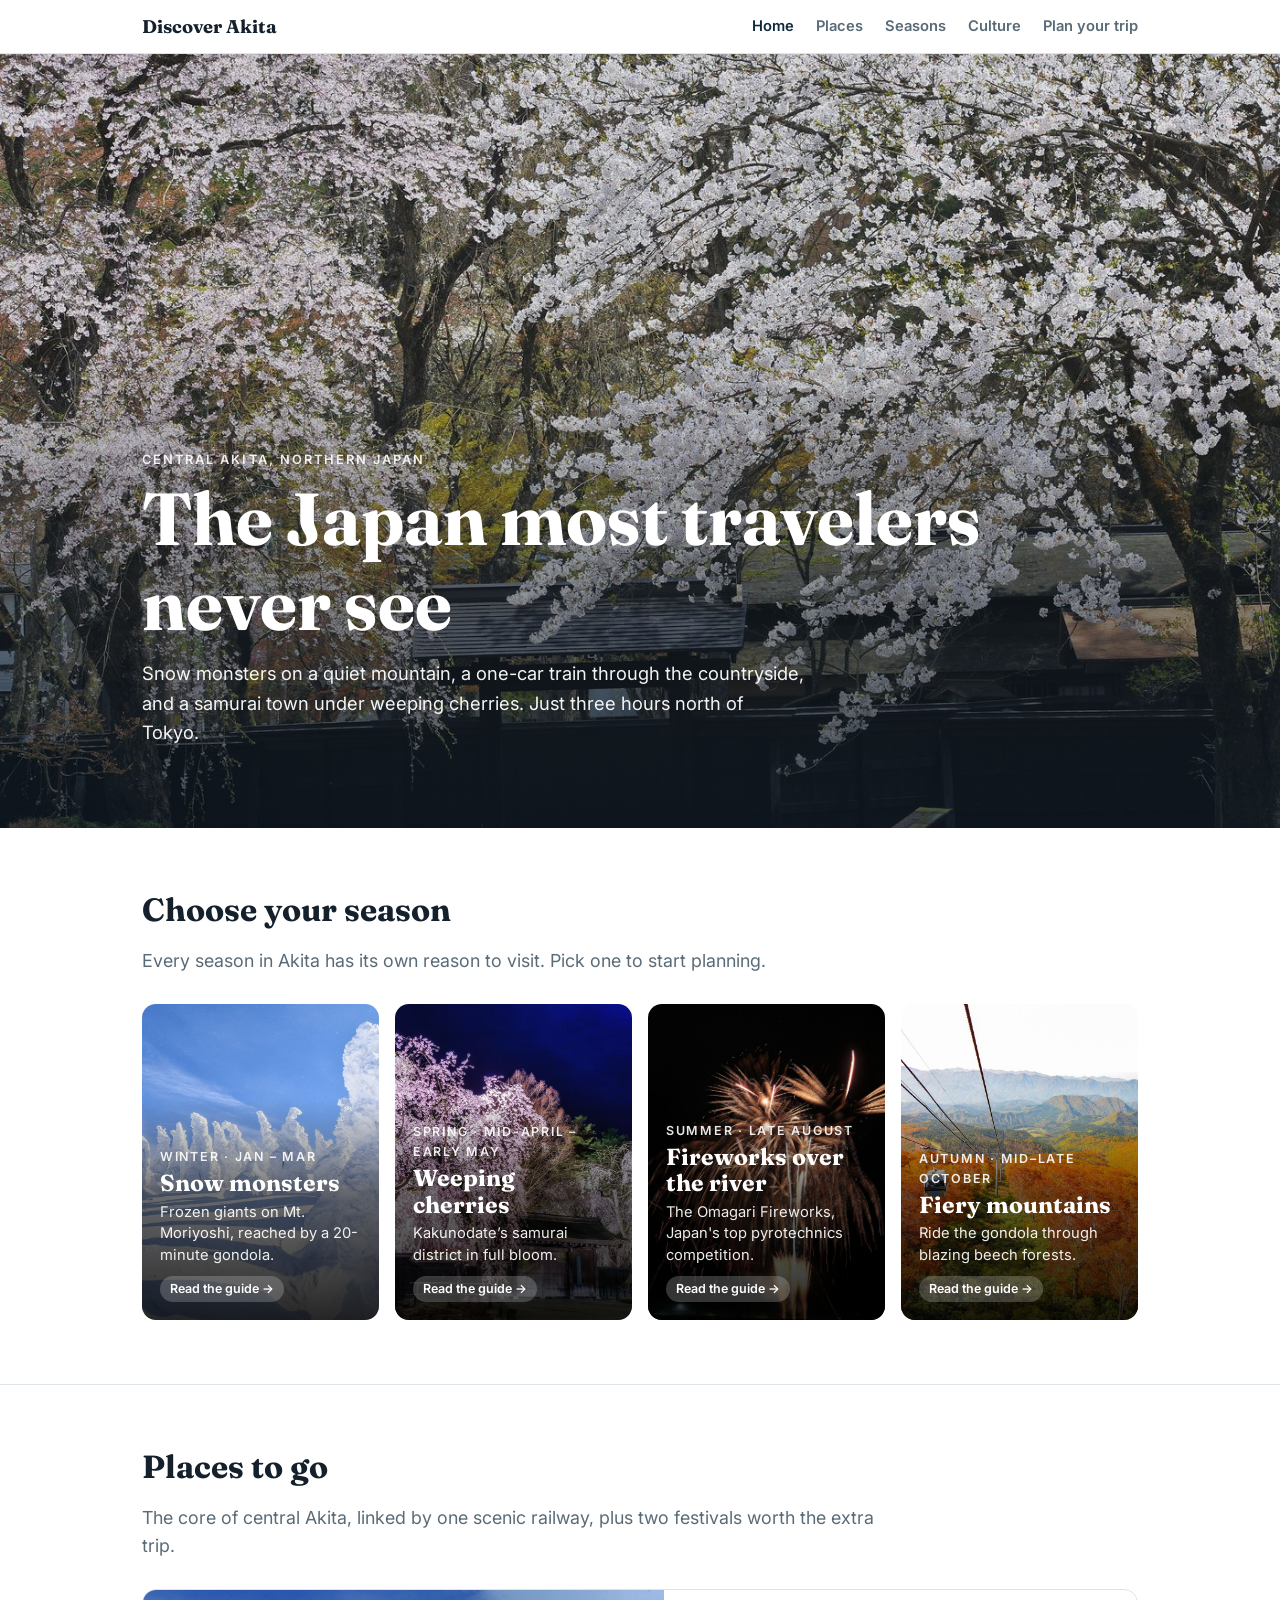
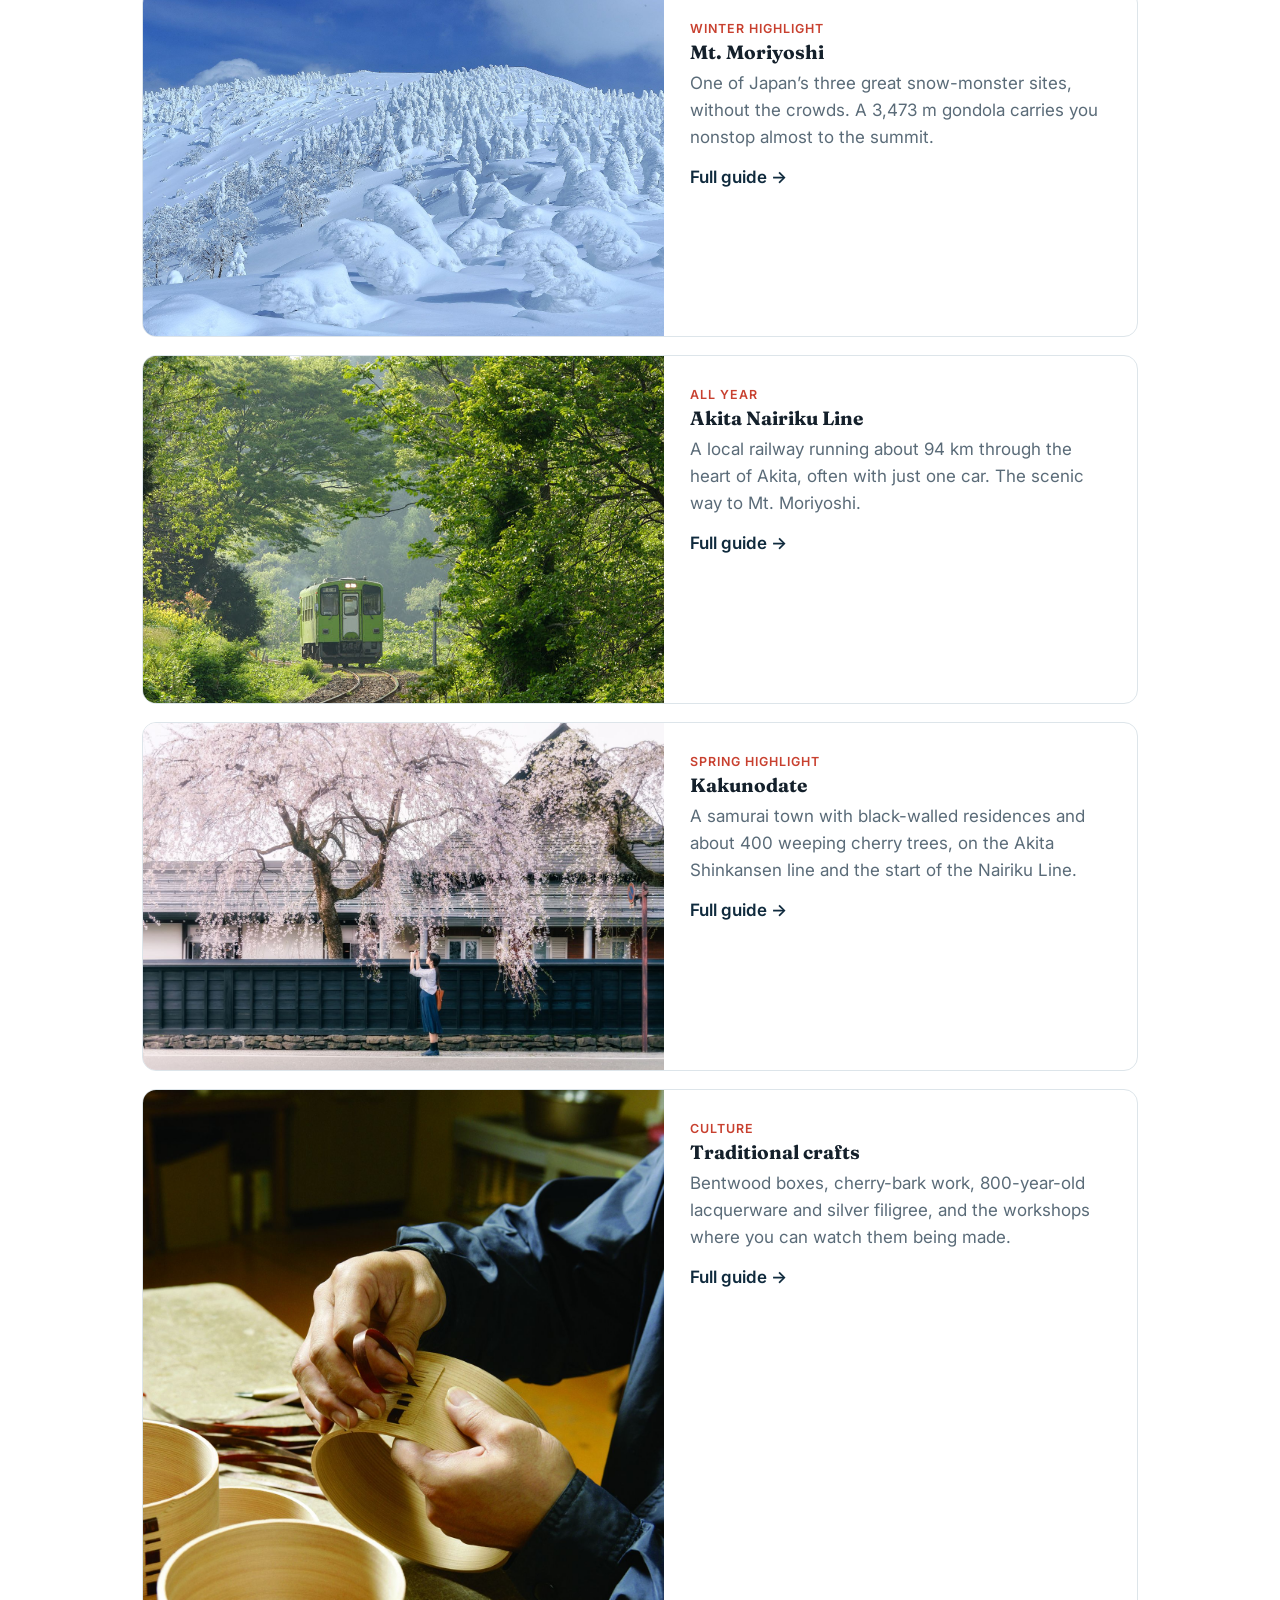
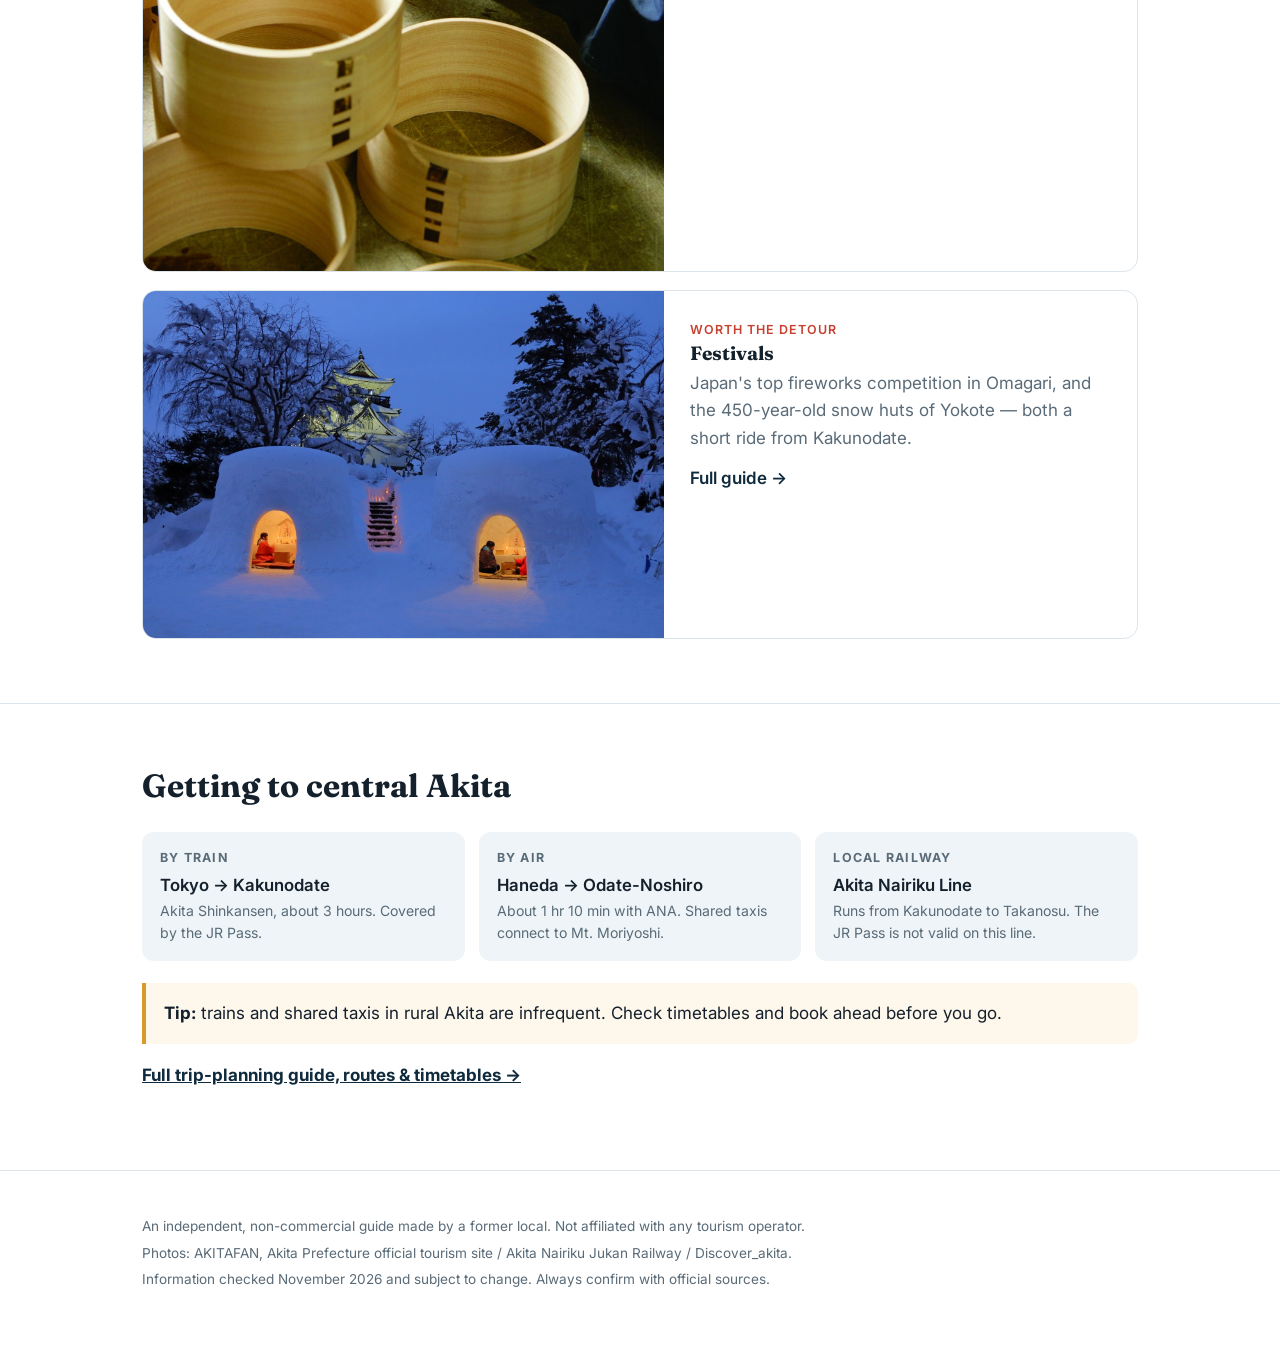
<file: index.html>
<!DOCTYPE html>
<html lang="en">
<head>
<meta charset="utf-8">
<meta name="viewport" content="width=device-width, initial-scale=1">
<title>Discover Akita — Snow Monsters, Samurai Towns &amp; Country Trains</title>
<meta name="description" content="An independent English guide to central Akita, Japan: Mt. Moriyoshi's snow monsters, the Akita Nairiku Line, Kakunodate and more, season by season.">
<link href="https://fonts.googleapis.com/css2?family=Fraunces:opsz,wght@9..144,500;9..144,700&family=Inter:wght@400;500;600&display=swap" rel="stylesheet">
<link rel="stylesheet" href="style.css">
</head>
<body>

<div class="site-bar"><div class="wrap">
  <a class="brand" href="index.html">Discover Akita</a>
  <a class="nav on" href="index.html">Home</a>
  <a class="nav" href="#places">Places</a>
  <a class="nav" href="#seasons">Seasons</a>
  <a class="nav" href="crafts.html">Culture</a>
  <a class="nav" href="plan.html">Plan your trip</a>
</div></div>

<header class="hero" style="background-image:url('img/k_gate.jpg');background-position:center 30%">
  <div class="wrap">
    <div class="kicker">Central Akita, Northern Japan</div>
    <h1>The Japan most travelers never see</h1>
    <p>Snow monsters on a quiet mountain, a one-car train through the countryside, and a samurai town under weeping cherries. Just three hours north of Tokyo.</p>
  </div>
</header>

<main>
<section id="seasons"><div class="wrap">
  <h2>Choose your season</h2>
  <p class="lead">Every season in Akita has its own reason to visit. Pick one to start planning.</p>
  <div class="seasons">
    <a class="card" href="moriyoshi.html" style="background-image:url('img/winter.jpg')">
      <div class="txt"><div class="season">Winter · Jan – Mar</div><h3>Snow monsters</h3><p>Frozen giants on Mt. Moriyoshi, reached by a 20-minute gondola.</p><span class="tag">Read the guide →</span></div>
    </a>
    <a class="card" href="kakunodate.html#spring" style="background-image:url('img/k_night.jpg')">
      <div class="txt"><div class="season">Spring · mid-April – early May</div><h3>Weeping cherries</h3><p>Kakunodate’s samurai district in full bloom.</p><span class="tag">Read the guide →</span></div>
    </a>
    <a class="card" href="festivals.html#omagari" style="background-image:url('img/f_omagari3.jpg')">
      <div class="txt"><div class="season">Summer · late August</div><h3>Fireworks over the river</h3><p>The Omagari Fireworks, Japan's top pyrotechnics competition.</p><span class="tag">Read the guide →</span></div>
    </a>
    <a class="card" href="moriyoshi.html#autumn" style="background-image:url('img/autumn.jpg')">
      <div class="txt"><div class="season">Autumn · mid–late October</div><h3>Fiery mountains</h3><p>Ride the gondola through blazing beech forests.</p><span class="tag">Read the guide →</span></div>
    </a>
  </div>
</div></section>

<section id="places"><div class="wrap">
  <h2>Places to go</h2>
  <p class="lead">The core of central Akita, linked by one scenic railway, plus two festivals worth the extra trip.</p>
  <div class="places">
    <a class="place" href="moriyoshi.html">
      <img src="img/m_hero.jpg" alt="Snow monsters covering the slopes of Mt. Moriyoshi">
      <div class="body"><span class="tag">Winter highlight</span><h3>Mt. Moriyoshi</h3><p>One of Japan’s three great snow-monster sites, without the crowds. A 3,473 m gondola carries you nonstop almost to the summit.</p><span class="more">Full guide →</span></div>
    </a>
    <a class="place" href="nairiku.html">
      <img src="img/nairiku_green.jpg" alt="A one-car Akita Nairiku Line train passing through a green forest">
      <div class="body"><span class="tag">All year</span><h3>Akita Nairiku Line</h3><p>A local railway running about 94 km through the heart of Akita, often with just one car. The scenic way to Mt. Moriyoshi.</p><span class="more">Full guide →</span></div>
    </a>
    <a class="place" href="kakunodate.html">
      <img src="img/k_woman.jpg" alt="Weeping cherry tree over a black samurai wall in Kakunodate">
      <div class="body"><span class="tag">Spring highlight</span><h3>Kakunodate</h3><p>A samurai town with black-walled residences and about 400 weeping cherry trees, on the Akita Shinkansen line and the start of the Nairiku Line.</p><span class="more">Full guide →</span></div>
    </a>
    <a class="place" href="crafts.html">
      <img src="img/c_wappa_hands.jpg" alt="An artisan making an Odate bentwood box">
      <div class="body"><span class="tag">Culture</span><h3>Traditional crafts</h3><p>Bentwood boxes, cherry-bark work, 800-year-old lacquerware and silver filigree, and the workshops where you can watch them being made.</p><span class="more">Full guide →</span></div>
    </a>
    <a class="place" href="festivals.html">
      <img src="img/f_yokote3.jpg" alt="Glowing snow huts at night below Yokote Castle">
      <div class="body"><span class="tag">Worth the detour</span><h3>Festivals</h3><p>Japan's top fireworks competition in Omagari, and the 450-year-old snow huts of Yokote — both a short ride from Kakunodate.</p><span class="more">Full guide →</span></div>
    </a>
  </div>
</div></section>

<section id="basics"><div class="wrap">
  <h2>Getting to central Akita</h2>
  <div class="facts">
    <div class="fact"><b>By train</b><span>Tokyo → Kakunodate</span><div class="note">Akita Shinkansen, about 3 hours. Covered by the JR Pass.</div></div>
    <div class="fact"><b>By air</b><span>Haneda → Odate-Noshiro</span><div class="note">About 1 hr 10 min with ANA. Shared taxis connect to Mt. Moriyoshi.</div></div>
    <div class="fact"><b>Local railway</b><span>Akita Nairiku Line</span><div class="note">Runs from Kakunodate to Takanosu. The JR Pass is not valid on this line.</div></div>
  </div>
  <div class="callout"><p><b>Tip:</b> trains and shared taxis in rural Akita are infrequent. Check timetables and book ahead before you go.</p></div>
  <p style="margin-top:18px"><a href="plan.html"><b>Full trip-planning guide, routes &amp; timetables →</b></a></p>
</div></section>
</main>

<footer><div class="wrap">
  <p>An independent, non-commercial guide made by a former local. Not affiliated with any tourism operator.</p>
  <p>Photos: AKITAFAN, Akita Prefecture official tourism site / Akita Nairiku Jukan Railway / Discover_akita.</p>
  <p>Information checked November 2026 and subject to change. Always confirm with official sources.</p>
</div></footer>
</body>
</html>
</file>
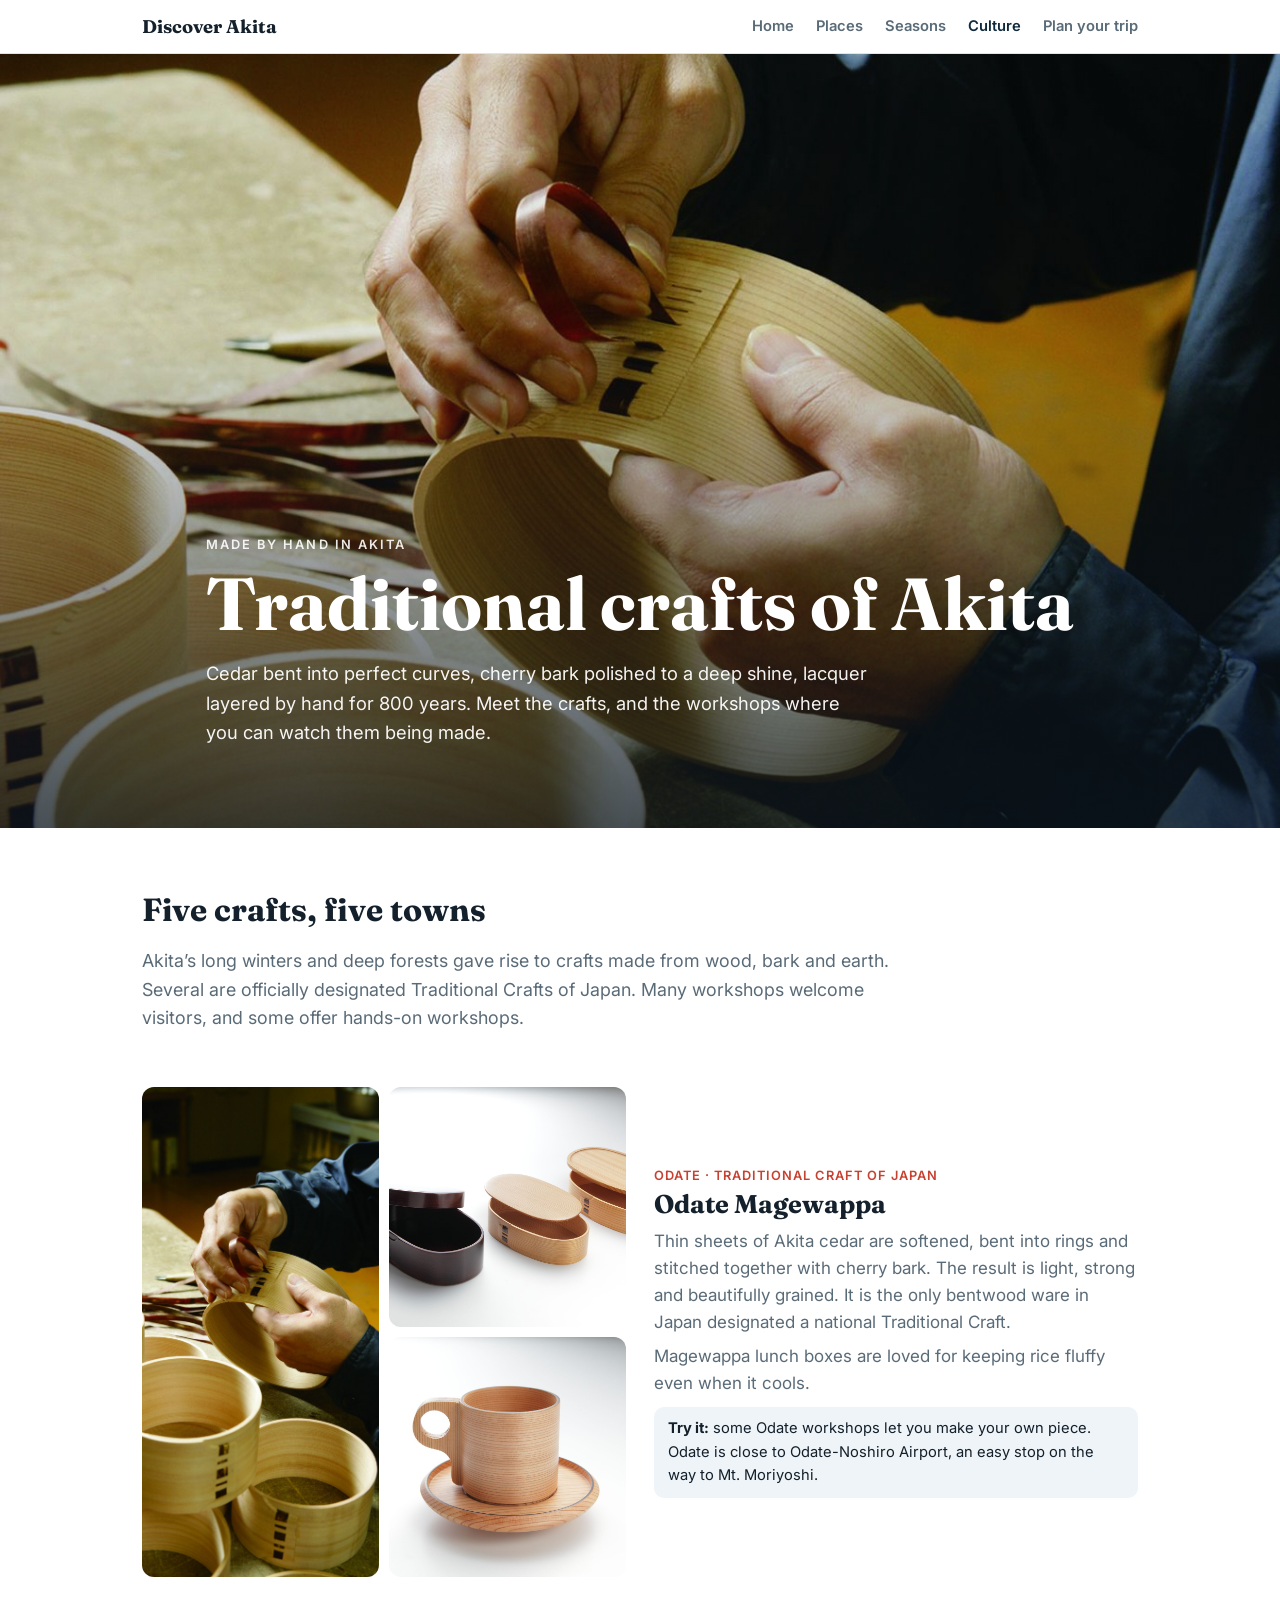
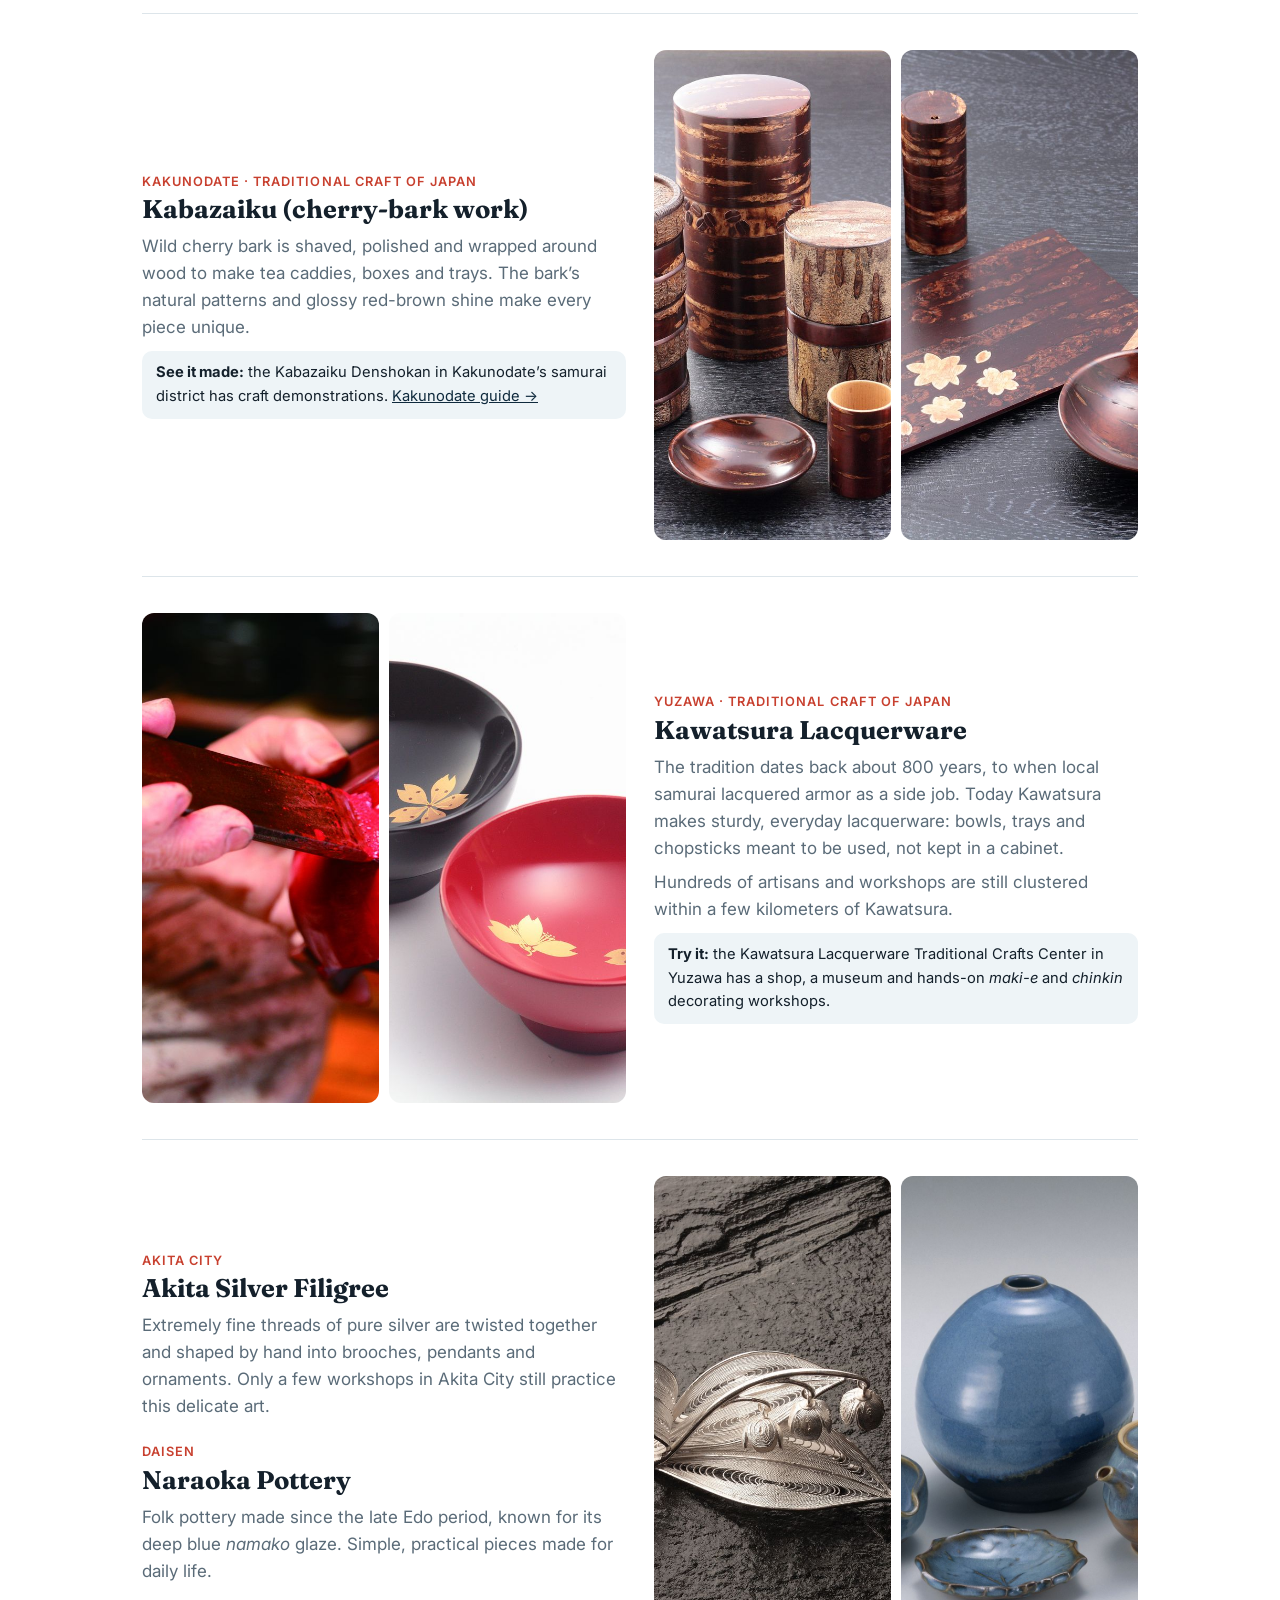
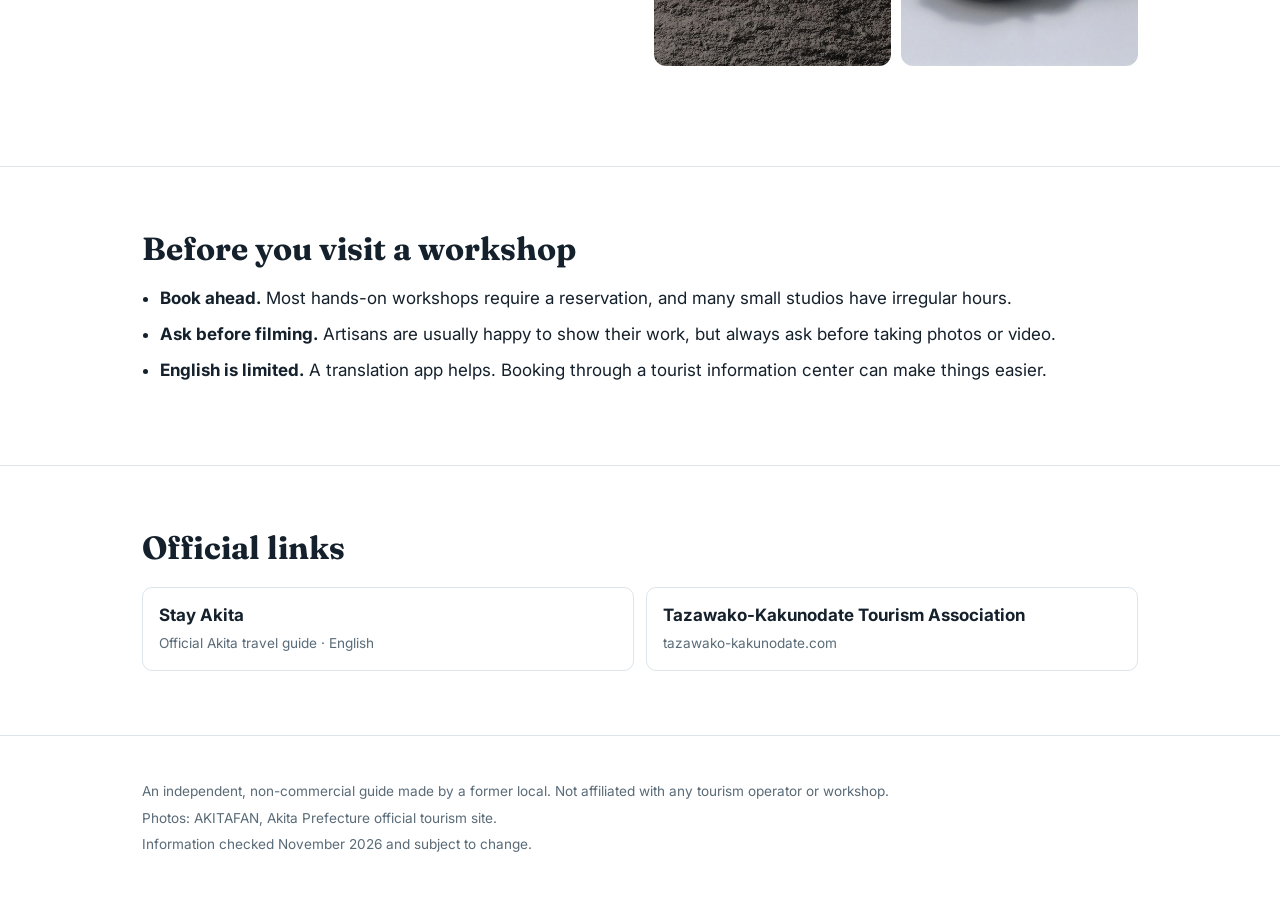
<file: crafts.html>
<!DOCTYPE html>
<html lang="en">
<head>
<meta charset="utf-8">
<meta name="viewport" content="width=device-width, initial-scale=1">
<title>Traditional Crafts of Akita — Discover Akita</title>
<meta name="description" content="Akita's traditional crafts: Odate bentwood boxes, Kakunodate cherry-bark work, Kawatsura lacquerware, Akita silver filigree and Naraoka pottery, and where to see them made.">
<link href="https://fonts.googleapis.com/css2?family=Fraunces:opsz,wght@9..144,500;9..144,700&family=Inter:wght@400;500;600&display=swap" rel="stylesheet">
<link rel="stylesheet" href="style.css">
</head>
<body>

<div class="site-bar"><div class="wrap">
  <a class="brand" href="index.html">Discover Akita</a>
  <a class="nav" href="index.html">Home</a>
  <a class="nav" href="index.html#places">Places</a>
  <a class="nav" href="index.html#seasons">Seasons</a>
  <a class="nav on" href="crafts.html">Culture</a>
  <a class="nav" href="plan.html">Plan your trip</a>
</div></div>

<header class="hero" style="background-image:url('img/c_wappa_hands.jpg');background-position:center 40%">
  <div class="wrap">
    <div class="kicker">Made by hand in Akita</div>
    <h1>Traditional crafts of Akita</h1>
    <p>Cedar bent into perfect curves, cherry bark polished to a deep shine, lacquer layered by hand for 800 years. Meet the crafts, and the workshops where you can watch them being made.</p>
  </div>
</header>

<main>
<section><div class="wrap">
  <h2>Five crafts, five towns</h2>
  <p class="lead">Akita’s long winters and deep forests gave rise to crafts made from wood, bark and earth. Several are officially designated Traditional Crafts of Japan. Many workshops welcome visitors, and some offer hands-on workshops.</p>

  <div class="craft">
    <div class="pics">
      <img class="tall" src="img/c_wappa_hands.jpg" alt="An artisan stitching a bentwood ring with strips of cherry bark">
      <img src="img/c_wappa2.jpg" alt="Three oval bentwood lunch boxes, one lacquered and two natural cedar">
      <img src="img/c_wappa_cup.jpg" alt="A bentwood cedar cup and saucer">
    </div>
    <div>
      <div class="where">Odate · Traditional Craft of Japan</div>
      <h3>Odate Magewappa</h3>
      <p>Thin sheets of Akita cedar are softened, bent into rings and stitched together with cherry bark. The result is light, strong and beautifully grained. It is the only bentwood ware in Japan designated a national Traditional Craft.</p>
      <p>Magewappa lunch boxes are loved for keeping rice fluffy even when it cools.</p>
      <div class="try"><b>Try it:</b> some Odate workshops let you make your own piece. Odate is close to Odate-Noshiro Airport, an easy stop on the way to Mt. Moriyoshi.</div>
    </div>
  </div>

  <div class="craft rev">
    <div class="pics">
      <img class="tall" src="img/c_kaba.jpg" alt="Cherry-bark tea caddies and cups in various finishes">
      <img class="tall" src="img/c_kaba2.jpg" alt="A cherry-bark tray inlaid with blossom shapes">
    </div>
    <div>
      <div class="where">Kakunodate · Traditional Craft of Japan</div>
      <h3>Kabazaiku (cherry-bark work)</h3>
      <p>Wild cherry bark is shaved, polished and wrapped around wood to make tea caddies, boxes and trays. The bark’s natural patterns and glossy red-brown shine make every piece unique.</p>
      <div class="try"><b>See it made:</b> the Kabazaiku Denshokan in Kakunodate’s samurai district has craft demonstrations. <a href="kakunodate.html#residences">Kakunodate guide →</a></div>
    </div>
  </div>

  <div class="craft">
    <div class="pics">
      <img class="tall" src="img/c_lacquer_hands.jpg" alt="An artisan applying red lacquer to a bowl with a spatula">
      <img class="tall" src="img/c_lacquer.jpg" alt="Black and red lacquer bowls with gold cherry blossoms">
    </div>
    <div>
      <div class="where">Yuzawa · Traditional Craft of Japan</div>
      <h3>Kawatsura Lacquerware</h3>
      <p>The tradition dates back about 800 years, to when local samurai lacquered armor as a side job. Today Kawatsura makes sturdy, everyday lacquerware: bowls, trays and chopsticks meant to be used, not kept in a cabinet.</p>
      <p>Hundreds of artisans and workshops are still clustered within a few kilometers of Kawatsura.</p>
      <div class="try"><b>Try it:</b> the Kawatsura Lacquerware Traditional Crafts Center in Yuzawa has a shop, a museum and hands-on <i>maki-e</i> and <i>chinkin</i> decorating workshops.</div>
    </div>
  </div>

  <div class="craft rev">
    <div class="pics">
      <img class="tall" src="img/c_silver.jpg" alt="A silver filigree brooch shaped like lily-of-the-valley">
      <img class="tall" src="img/c_naraoka.jpg" alt="Naraoka pottery vase, teapot and bowls in deep blue glaze">
    </div>
    <div>
      <div class="where">Akita City</div>
      <h3>Akita Silver Filigree</h3>
      <p>Extremely fine threads of pure silver are twisted together and shaped by hand into brooches, pendants and ornaments. Only a few workshops in Akita City still practice this delicate art.</p>
      <div class="where" style="margin-top:22px">Daisen</div>
      <h3>Naraoka Pottery</h3>
      <p>Folk pottery made since the late Edo period, known for its deep blue <i>namako</i> glaze. Simple, practical pieces made for daily life.</p>
    </div>
  </div>
</div></section>

<section><div class="wrap">
  <h2>Before you visit a workshop</h2>
  <ul class="tips">
    <li><b>Book ahead.</b> Most hands-on workshops require a reservation, and many small studios have irregular hours.</li>
    <li><b>Ask before filming.</b> Artisans are usually happy to show their work, but always ask before taking photos or video.</li>
    <li><b>English is limited.</b> A translation app helps. Booking through a tourist information center can make things easier.</li>
  </ul>
</div></section>

<section id="links"><div class="wrap">
  <h2>Official links</h2>
  <div class="links">
    <a href="https://stayakita.com/"><b>Stay Akita</b><span>Official Akita travel guide · English</span></a>
    <a href="https://www.tazawako-kakunodate.com/"><b>Tazawako-Kakunodate Tourism Association</b><span>tazawako-kakunodate.com</span></a>
  </div>
</div></section>
</main>

<footer><div class="wrap">
  <p>An independent, non-commercial guide made by a former local. Not affiliated with any tourism operator or workshop.</p>
  <p>Photos: AKITAFAN, Akita Prefecture official tourism site.</p>
  <p>Information checked November 2026 and subject to change.</p>
</div></footer>
</body>
</html>
</file>
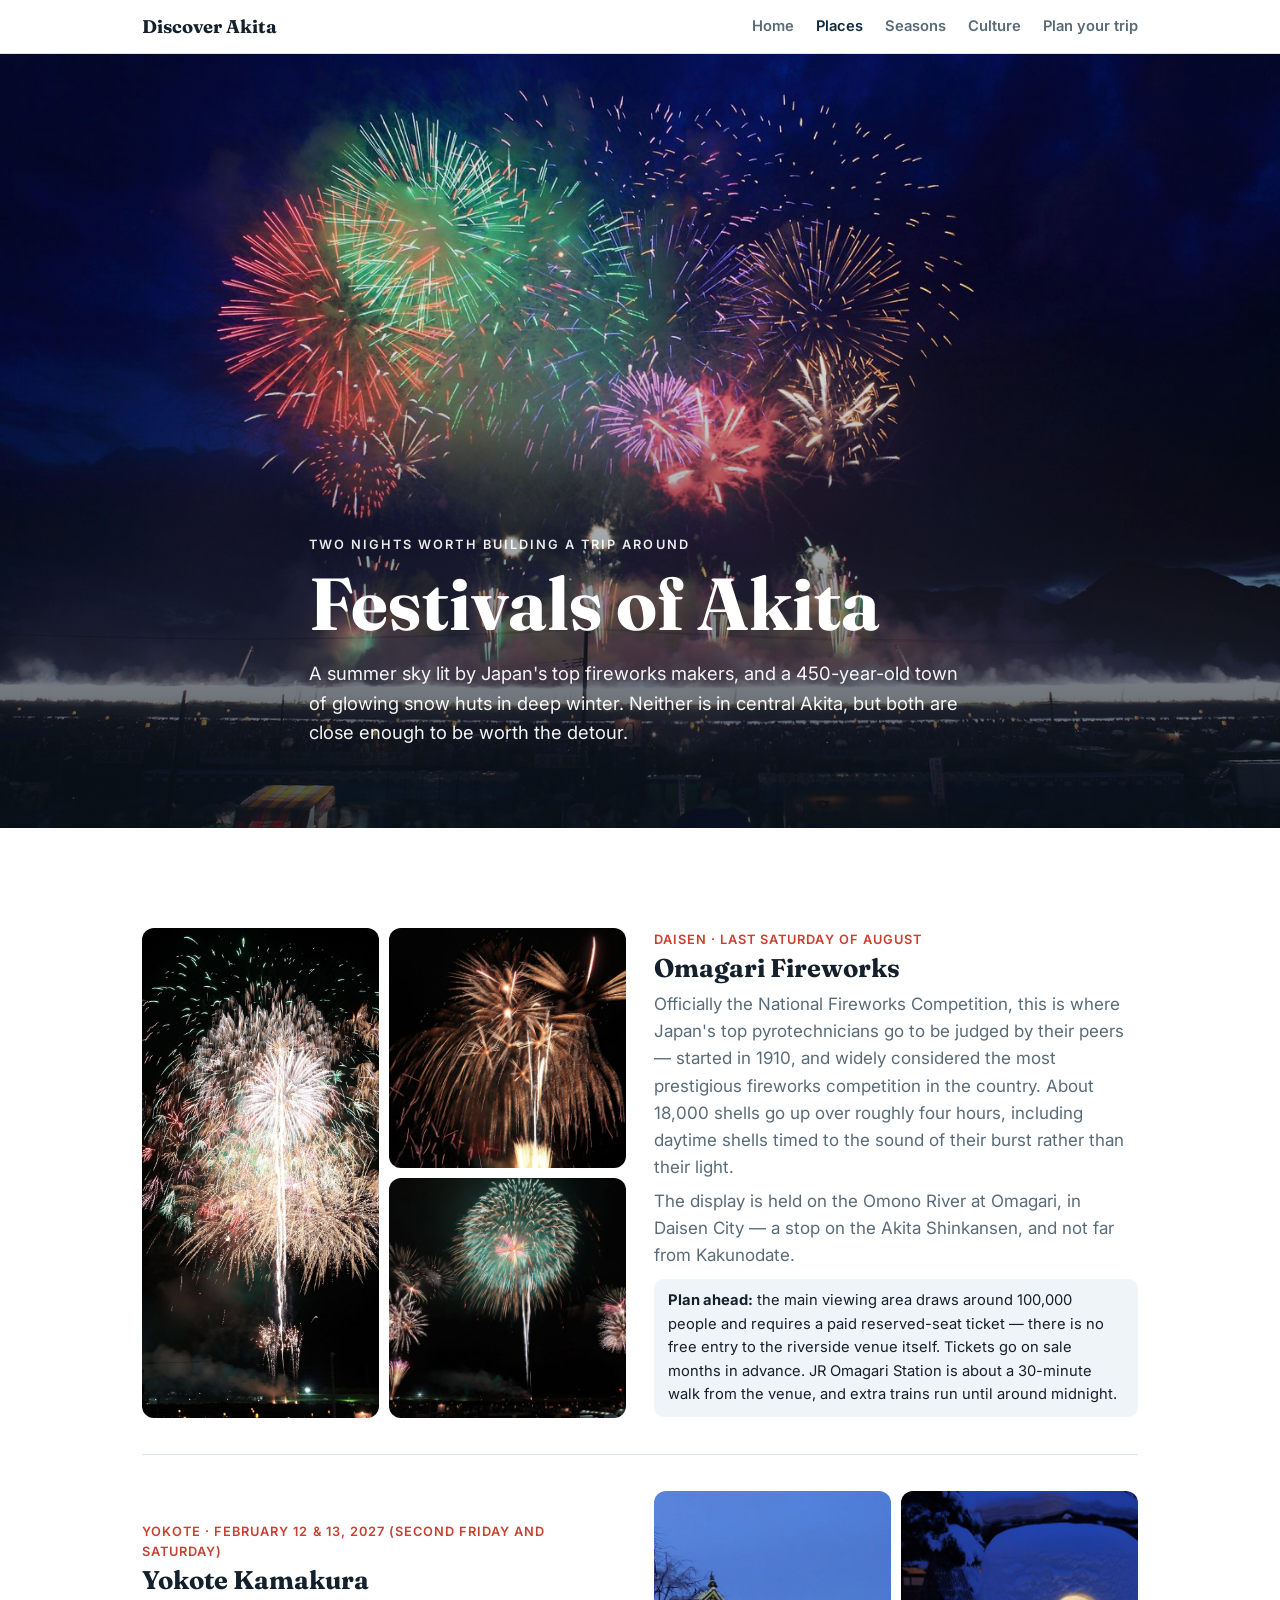
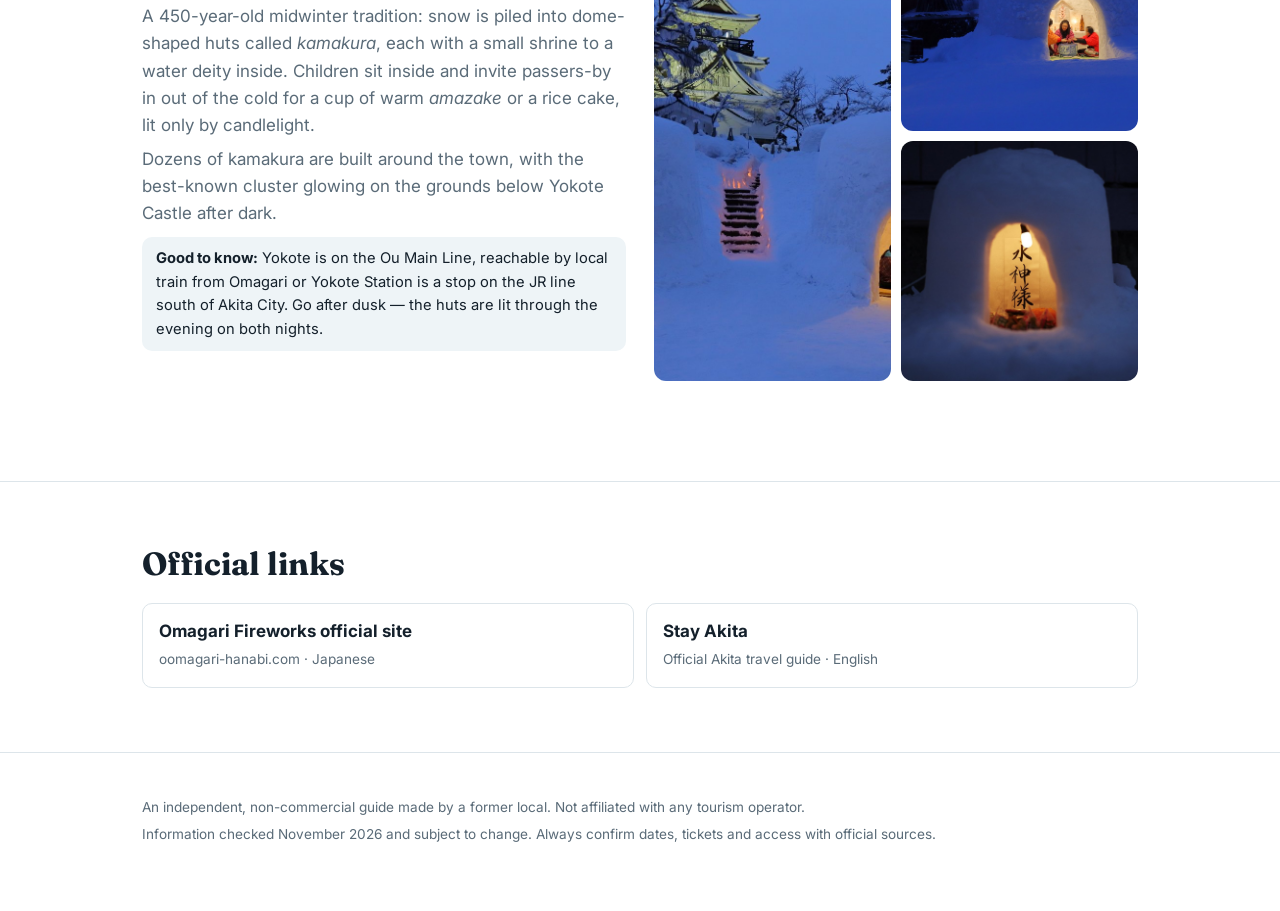
<file: festivals.html>
<!DOCTYPE html>
<html lang="en">
<head>
<meta charset="utf-8">
<meta name="viewport" content="width=device-width, initial-scale=1">
<title>Festivals of Akita — Discover Akita</title>
<meta name="description" content="Two unmissable Akita festivals: the Omagari Fireworks national competition in late August, and the 450-year-old Yokote Kamakura snow-hut festival in mid-February.">
<link href="https://fonts.googleapis.com/css2?family=Fraunces:opsz,wght@9..144,500;9..144,700&family=Inter:wght@400;500;600&display=swap" rel="stylesheet">
<link rel="stylesheet" href="style.css">
</head>
<body>

<div class="site-bar"><div class="wrap">
  <a class="brand" href="index.html">Discover Akita</a>
  <a class="nav" href="index.html">Home</a>
  <a class="nav on" href="index.html#places">Places</a>
  <a class="nav" href="index.html#seasons">Seasons</a>
  <a class="nav" href="crafts.html">Culture</a>
  <a class="nav" href="plan.html">Plan your trip</a>
</div></div>

<header class="hero" style="background-image:url('img/f_omagari1.jpg')">
  <div class="wrap">
    <div class="kicker">Two nights worth building a trip around</div>
    <h1>Festivals of Akita</h1>
    <p>A summer sky lit by Japan's top fireworks makers, and a 450-year-old town of glowing snow huts in deep winter. Neither is in central Akita, but both are close enough to be worth the detour.</p>
  </div>
</header>

<main>
<section><div class="wrap">
  <div class="craft" id="omagari">
    <div class="pics">
      <img class="tall" src="img/f_omagari2.jpg" alt="A tall burst of white and gold fireworks over Omagari">
      <img src="img/f_omagari3.jpg" alt="Fireworks bursting over the crowd at the Omagari competition">
      <img src="img/f_omagari4.jpg" alt="Green and gold fireworks blooming side by side over Omagari">
    </div>
    <div>
      <div class="where">Daisen · last Saturday of August</div>
      <h3>Omagari Fireworks</h3>
      <p>Officially the National Fireworks Competition, this is where Japan's top pyrotechnicians go to be judged by their peers — started in 1910, and widely considered the most prestigious fireworks competition in the country. About 18,000 shells go up over roughly four hours, including daytime shells timed to the sound of their burst rather than their light.</p>
      <p>The display is held on the Omono River at Omagari, in Daisen City — a stop on the Akita Shinkansen, and not far from Kakunodate.</p>
      <div class="try"><b>Plan ahead:</b> the main viewing area draws around 100,000 people and requires a paid reserved-seat ticket — there is no free entry to the riverside venue itself. Tickets go on sale months in advance. JR Omagari Station is about a 30-minute walk from the venue, and extra trains run until around midnight.</div>
    </div>
  </div>

  <div class="craft rev" id="yokote">
    <div class="pics">
      <img class="tall" src="img/f_yokote3.jpg" alt="Two glowing snow huts at night with Yokote Castle lit up behind them">
      <img src="img/f_yokote2.jpg" alt="Visitors sitting inside a lantern-lit snow hut sharing drinks">
      <img src="img/f_yokote1.jpg" alt="A paper shrine to the water deity inside a snow hut, lit from within">
    </div>
    <div>
      <div class="where">Yokote · February 12 &amp; 13, 2027 (second Friday and Saturday)</div>
      <h3>Yokote Kamakura</h3>
      <p>A 450-year-old midwinter tradition: snow is piled into dome-shaped huts called <i>kamakura</i>, each with a small shrine to a water deity inside. Children sit inside and invite passers-by in out of the cold for a cup of warm <i>amazake</i> or a rice cake, lit only by candlelight.</p>
      <p>Dozens of kamakura are built around the town, with the best-known cluster glowing on the grounds below Yokote Castle after dark.</p>
      <div class="try"><b>Good to know:</b> Yokote is on the Ou Main Line, reachable by local train from Omagari or Yokote Station is a stop on the JR line south of Akita City. Go after dusk — the huts are lit through the evening on both nights.</div>
    </div>
  </div>
</div></section>

<section id="links"><div class="wrap">
  <h2>Official links</h2>
  <div class="links">
    <a href="https://oomagari-hanabi.com/"><b>Omagari Fireworks official site</b><span>oomagari-hanabi.com · Japanese</span></a>
    <a href="https://stayakita.com/"><b>Stay Akita</b><span>Official Akita travel guide · English</span></a>
  </div>
</div></section>
</main>

<footer><div class="wrap">
  <p>An independent, non-commercial guide made by a former local. Not affiliated with any tourism operator.</p>
  <p>Information checked November 2026 and subject to change. Always confirm dates, tickets and access with official sources.</p>
</div></footer>
</body>
</html>
</file>
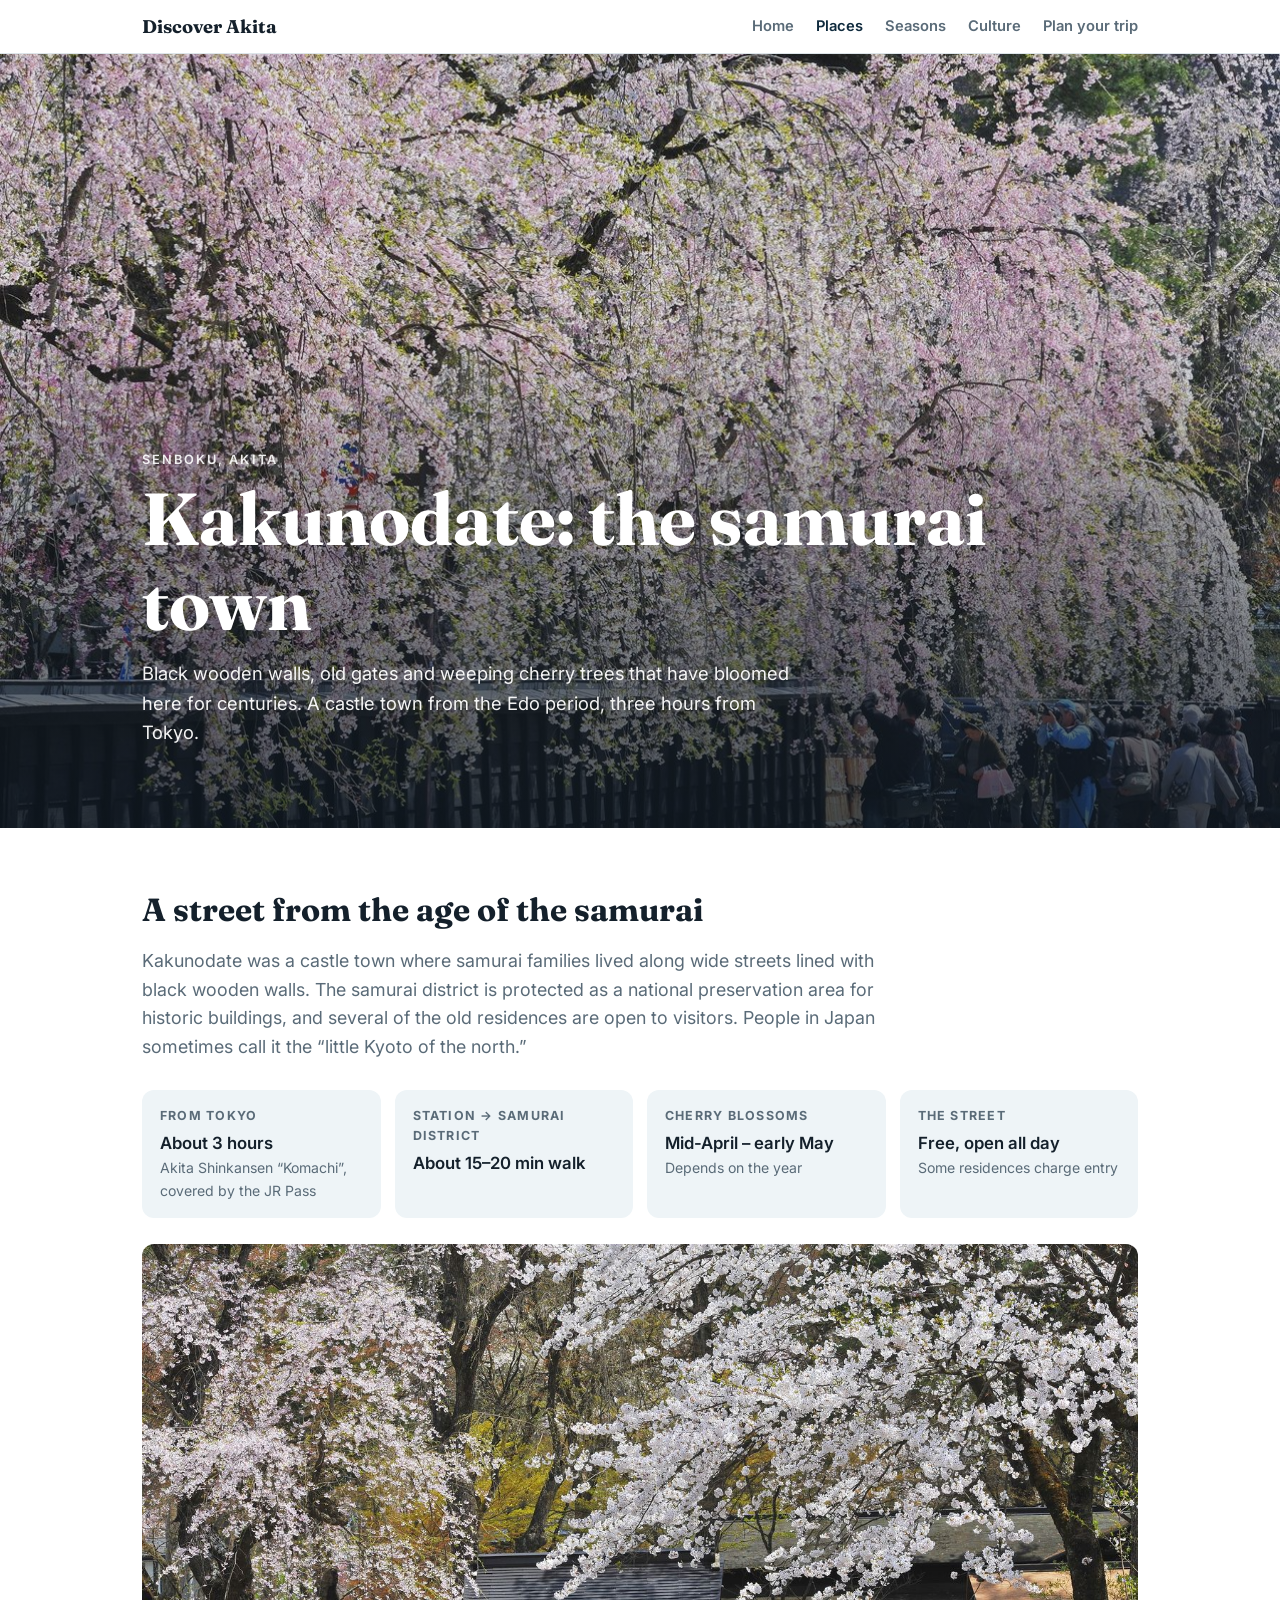
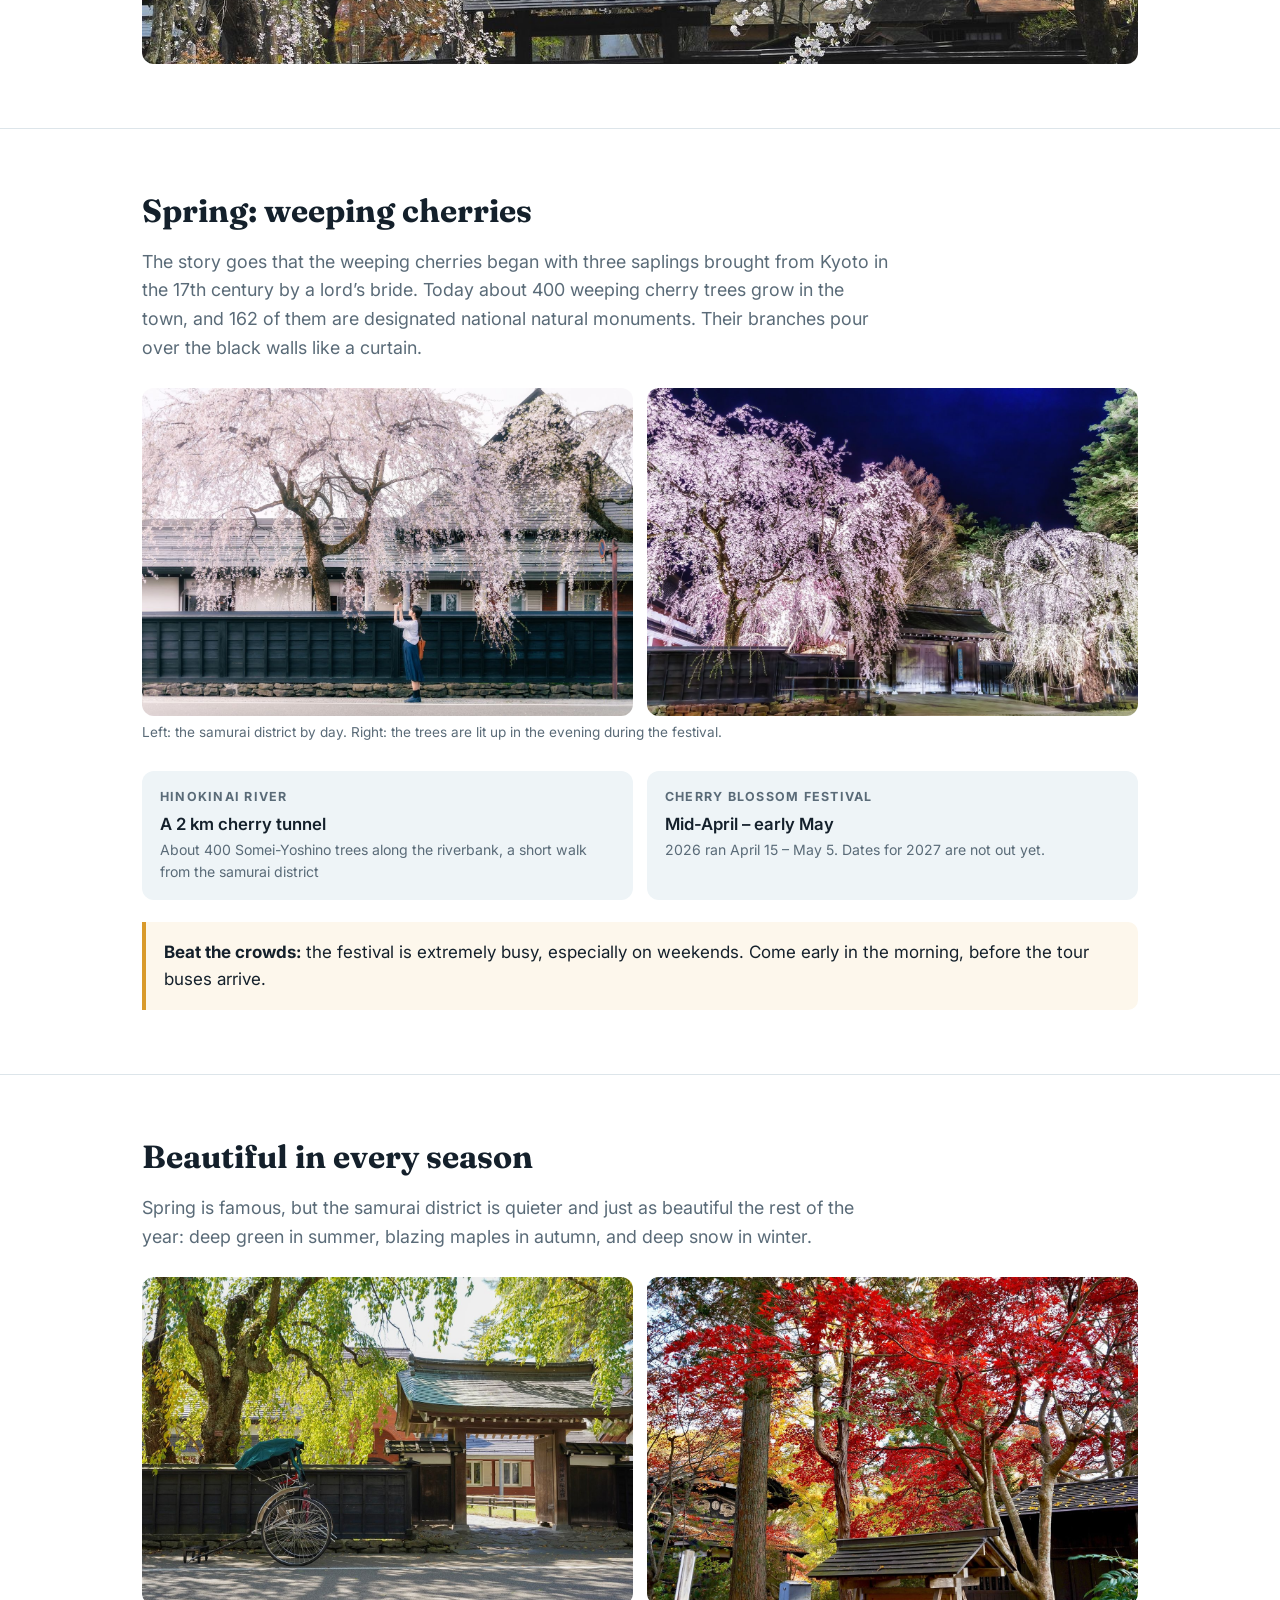
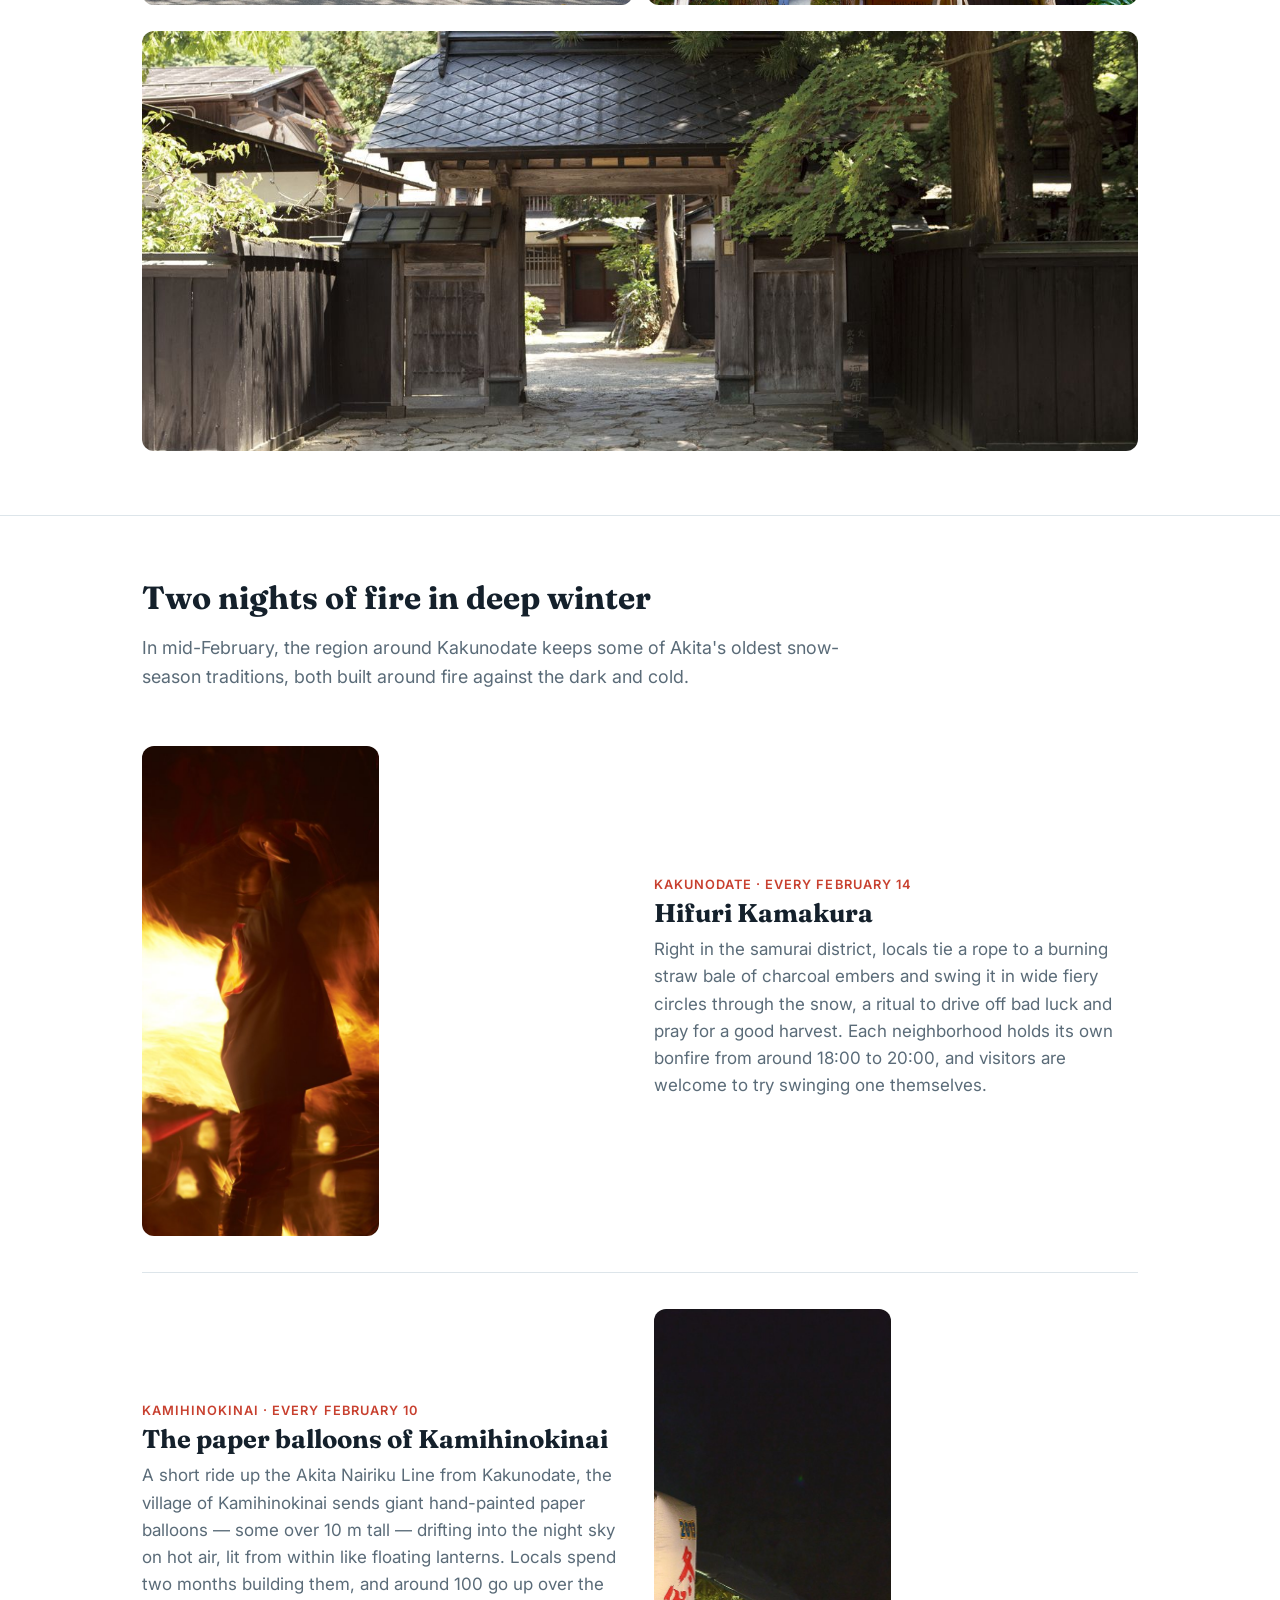
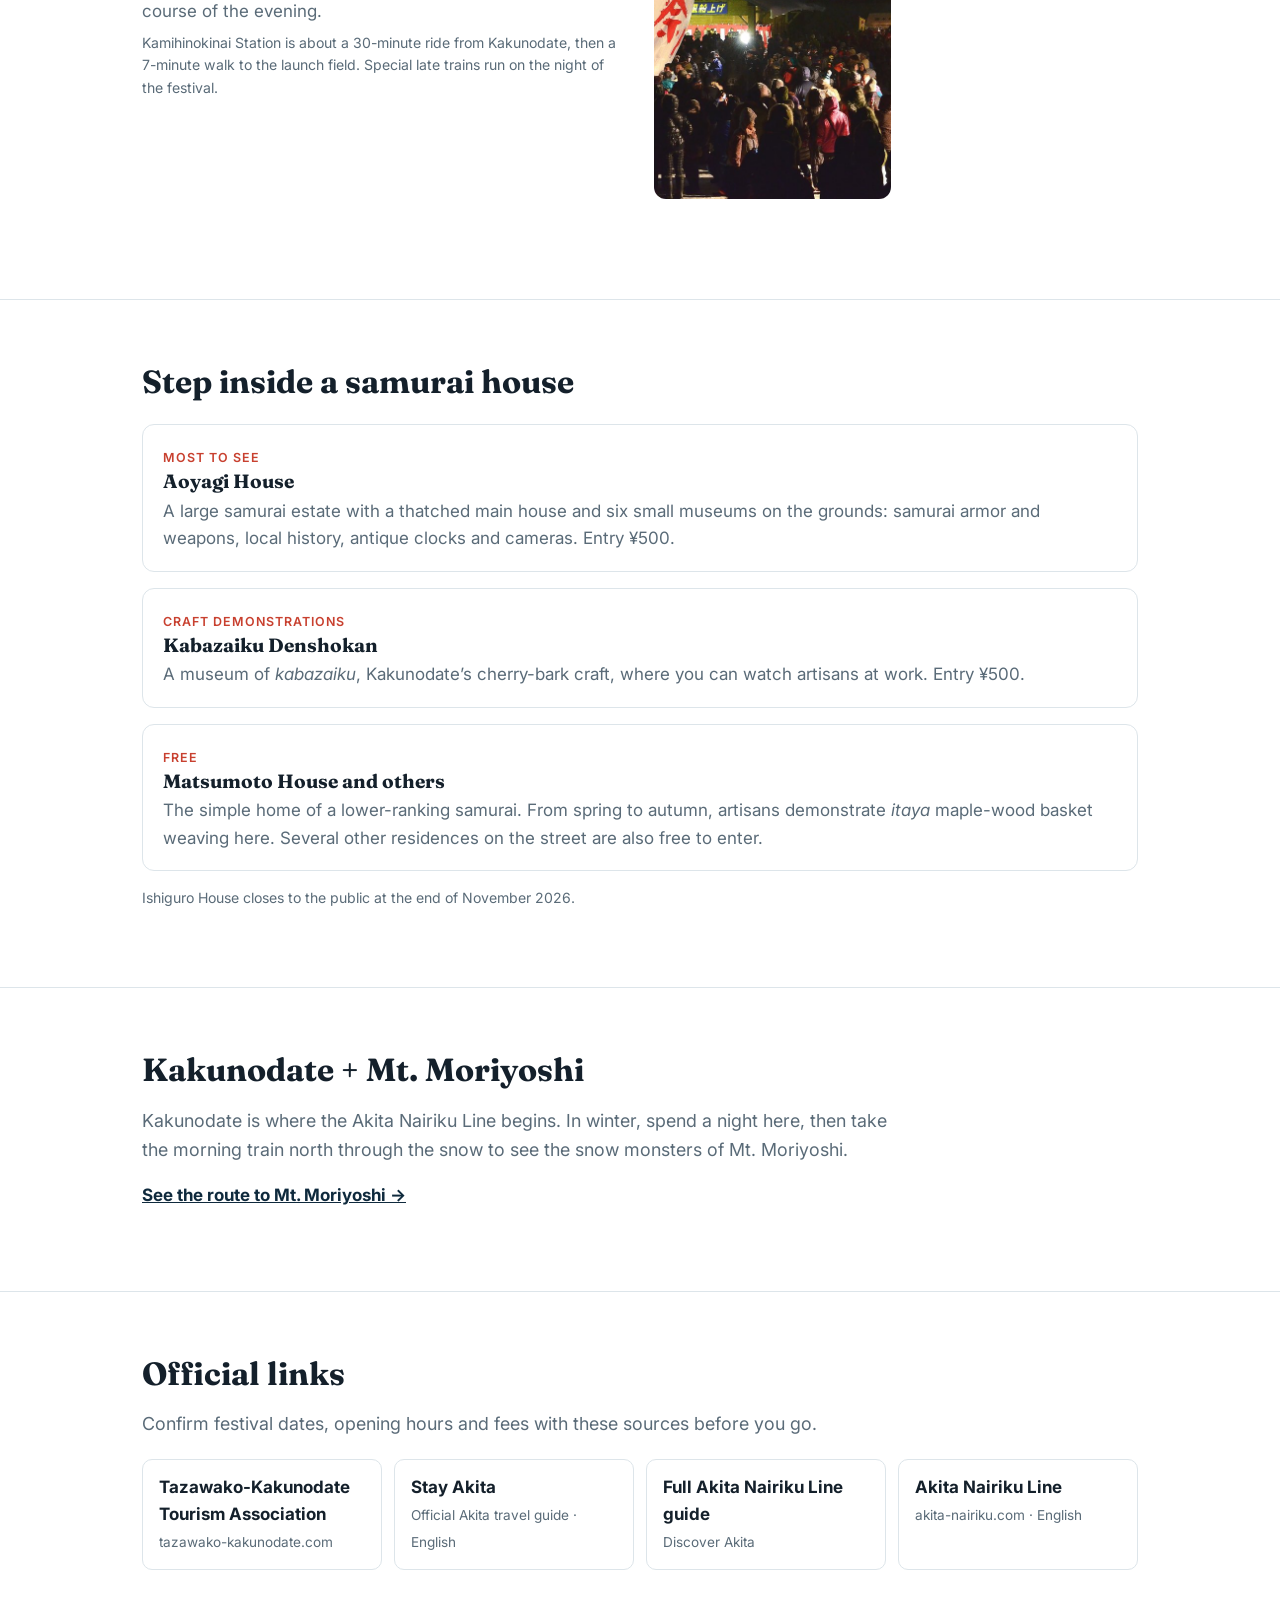
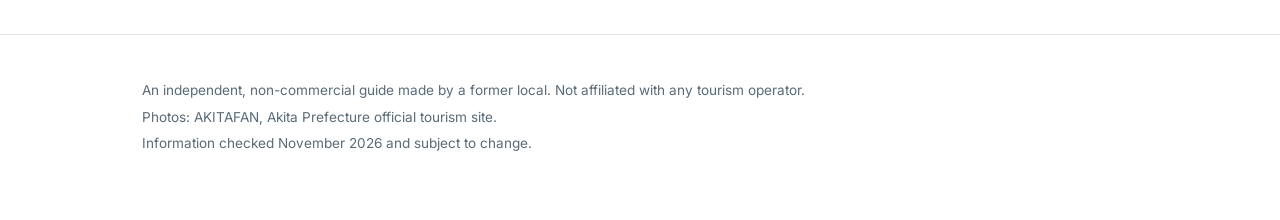
<file: kakunodate.html>
<!DOCTYPE html>
<html lang="en">
<head>
<meta charset="utf-8">
<meta name="viewport" content="width=device-width, initial-scale=1">
<title>Kakunodate Samurai Town — Discover Akita</title>
<meta name="description" content="Kakunodate, Akita: a samurai district of black-walled residences and weeping cherry trees, three hours from Tokyo by Shinkansen.">
<link href="https://fonts.googleapis.com/css2?family=Fraunces:opsz,wght@9..144,500;9..144,700&family=Inter:wght@400;500;600&display=swap" rel="stylesheet">
<link rel="stylesheet" href="style.css">
</head>
<body>

<div class="site-bar"><div class="wrap">
  <a class="brand" href="index.html">Discover Akita</a>
  <a class="nav" href="index.html">Home</a>
  <a class="nav on" href="index.html#places">Places</a>
  <a class="nav" href="index.html#seasons">Seasons</a>
  <a class="nav" href="crafts.html">Culture</a>
  <a class="nav" href="plan.html">Plan your trip</a>
</div></div>

<header class="hero" style="background-image:url('img/k_hero.jpg')">
  <div class="wrap">
    <div class="kicker">Senboku, Akita</div>
    <h1>Kakunodate: the samurai town</h1>
    <p>Black wooden walls, old gates and weeping cherry trees that have bloomed here for centuries. A castle town from the Edo period, three hours from Tokyo.</p>
  </div>
</header>

<main>
<section id="overview"><div class="wrap">
  <h2>A street from the age of the samurai</h2>
  <p class="lead">Kakunodate was a castle town where samurai families lived along wide streets lined with black wooden walls. The samurai district is protected as a national preservation area for historic buildings, and several of the old residences are open to visitors. People in Japan sometimes call it the “little Kyoto of the north.”</p>
  <div class="facts">
    <div class="fact"><b>From Tokyo</b><span>About 3 hours</span><div class="note">Akita Shinkansen “Komachi”, covered by the JR Pass</div></div>
    <div class="fact"><b>Station → samurai district</b><span>About 15–20 min walk</span></div>
    <div class="fact"><b>Cherry blossoms</b><span>Mid-April – early May</span><div class="note">Depends on the year</div></div>
    <div class="fact"><b>The street</b><span>Free, open all day</span><div class="note">Some residences charge entry</div></div>
  </div>
  <img class="wide" src="img/k_gate.jpg" alt="A samurai residence gate behind black wooden walls, framed by cherry blossoms">
</div></section>

<section id="spring"><div class="wrap">
  <h2>Spring: weeping cherries</h2>
  <p class="lead">The story goes that the weeping cherries began with three saplings brought from Kyoto in the 17th century by a lord’s bride. Today about 400 weeping cherry trees grow in the town, and 162 of them are designated national natural monuments. Their branches pour over the black walls like a curtain.</p>
  <div class="duo">
    <img src="img/k_woman.jpg" alt="A visitor photographing a weeping cherry tree over a black samurai wall">
    <img src="img/k_night.jpg" alt="Weeping cherry trees lit up at night in front of an old gate">
  </div>
  <p class="cap">Left: the samurai district by day. Right: the trees are lit up in the evening during the festival.</p>
  <div class="facts">
    <div class="fact"><b>Hinokinai River</b><span>A 2 km cherry tunnel</span><div class="note">About 400 Somei-Yoshino trees along the riverbank, a short walk from the samurai district</div></div>
    <div class="fact"><b>Cherry Blossom Festival</b><span>Mid-April – early May</span><div class="note">2026 ran April 15 – May 5. Dates for 2027 are not out yet.</div></div>
  </div>
  <div class="callout"><p><b>Beat the crowds:</b> the festival is extremely busy, especially on weekends. Come early in the morning, before the tour buses arrive.</p></div>
</div></section>

<section id="seasons"><div class="wrap">
  <h2>Beautiful in every season</h2>
  <p class="lead">Spring is famous, but the samurai district is quieter and just as beautiful the rest of the year: deep green in summer, blazing maples in autumn, and deep snow in winter.</p>
  <div class="duo">
    <img src="img/k_rickshaw.jpg" alt="A rickshaw waiting in front of a samurai gate under green willow-like branches">
    <img src="img/k_autumn.jpg" alt="Bright red maple leaves above old wooden roofs">
  </div>
  <img class="wide" src="img/k_summer.jpg" alt="A samurai residence gate with a stone-paved path in summer">
</div></section>

<section id="winter-fire"><div class="wrap">
  <h2>Two nights of fire in deep winter</h2>
  <p class="lead">In mid-February, the region around Kakunodate keeps some of Akita's oldest snow-season traditions, both built around fire against the dark and cold.</p>

  <div class="craft">
    <div class="pics">
      <img class="tall" src="img/f_hifuri1.jpg" alt="A person swinging a flaming straw bale on a rope at Kakunodate's Hifuri Kamakura festival">
    </div>
    <div>
      <div class="where">Kakunodate · every February 14</div>
      <h3>Hifuri Kamakura</h3>
      <p>Right in the samurai district, locals tie a rope to a burning straw bale of charcoal embers and swing it in wide fiery circles through the snow, a ritual to drive off bad luck and pray for a good harvest. Each neighborhood holds its own bonfire from around 18:00 to 20:00, and visitors are welcome to try swinging one themselves.</p>
    </div>
  </div>

  <div class="craft rev">
    <div class="pics">
      <img class="tall" src="img/f_balloon1.jpg" alt="A giant hand-painted paper balloon lit from within, about to launch into the night sky at Kamihinokinai">
    </div>
    <div>
      <div class="where">Kamihinokinai · every February 10</div>
      <h3>The paper balloons of Kamihinokinai</h3>
      <p>A short ride up the Akita Nairiku Line from Kakunodate, the village of Kamihinokinai sends giant hand-painted paper balloons — some over 10 m tall — drifting into the night sky on hot air, lit from within like floating lanterns. Locals spend two months building them, and around 100 go up over the course of the evening.</p>
      <p class="note">Kamihinokinai Station is about a 30-minute ride from Kakunodate, then a 7-minute walk to the launch field. Special late trains run on the night of the festival.</p>
    </div>
  </div>
</div></section>

<section id="residences"><div class="wrap">
  <h2>Step inside a samurai house</h2>
  <div class="stays">
    <div class="stay"><span class="tag">Most to see</span><h3>Aoyagi House</h3><p>A large samurai estate with a thatched main house and six small museums on the grounds: samurai armor and weapons, local history, antique clocks and cameras. Entry ¥500.</p></div>
    <div class="stay"><span class="tag">Craft demonstrations</span><h3>Kabazaiku Denshokan</h3><p>A museum of <i>kabazaiku</i>, Kakunodate’s cherry-bark craft, where you can watch artisans at work. Entry ¥500.</p></div>
    <div class="stay"><span class="tag">Free</span><h3>Matsumoto House and others</h3><p>The simple home of a lower-ranking samurai. From spring to autumn, artisans demonstrate <i>itaya</i> maple-wood basket weaving here. Several other residences on the street are also free to enter.</p></div>
  </div>
  <p class="note" style="margin-top:16px">Ishiguro House closes to the public at the end of November 2026.</p>
</div></section>

<section id="moriyoshi"><div class="wrap">
  <h2>Kakunodate + Mt. Moriyoshi</h2>
  <p class="lead">Kakunodate is where the Akita Nairiku Line begins. In winter, spend a night here, then take the morning train north through the snow to see the snow monsters of Mt. Moriyoshi.</p>
  <p><a href="plan.html#moriyoshi"><b>See the route to Mt. Moriyoshi →</b></a></p>
</div></section>

<section id="links"><div class="wrap">
  <h2>Official links</h2>
  <p class="lead">Confirm festival dates, opening hours and fees with these sources before you go.</p>
  <div class="links">
    <a href="https://www.tazawako-kakunodate.com/"><b>Tazawako-Kakunodate Tourism Association</b><span>tazawako-kakunodate.com</span></a>
    <a href="https://stayakita.com/"><b>Stay Akita</b><span>Official Akita travel guide · English</span></a>
    <a href="nairiku.html"><b>Full Akita Nairiku Line guide</b><span>Discover Akita</span></a>
    <a href="https://www.akita-nairiku.com/en/"><b>Akita Nairiku Line</b><span>akita-nairiku.com · English</span></a>
  </div>
</div></section>
</main>

<footer><div class="wrap">
  <p>An independent, non-commercial guide made by a former local. Not affiliated with any tourism operator.</p>
  <p>Photos: AKITAFAN, Akita Prefecture official tourism site.</p>
  <p>Information checked November 2026 and subject to change.</p>
</div></footer>
</body>
</html>
</file>
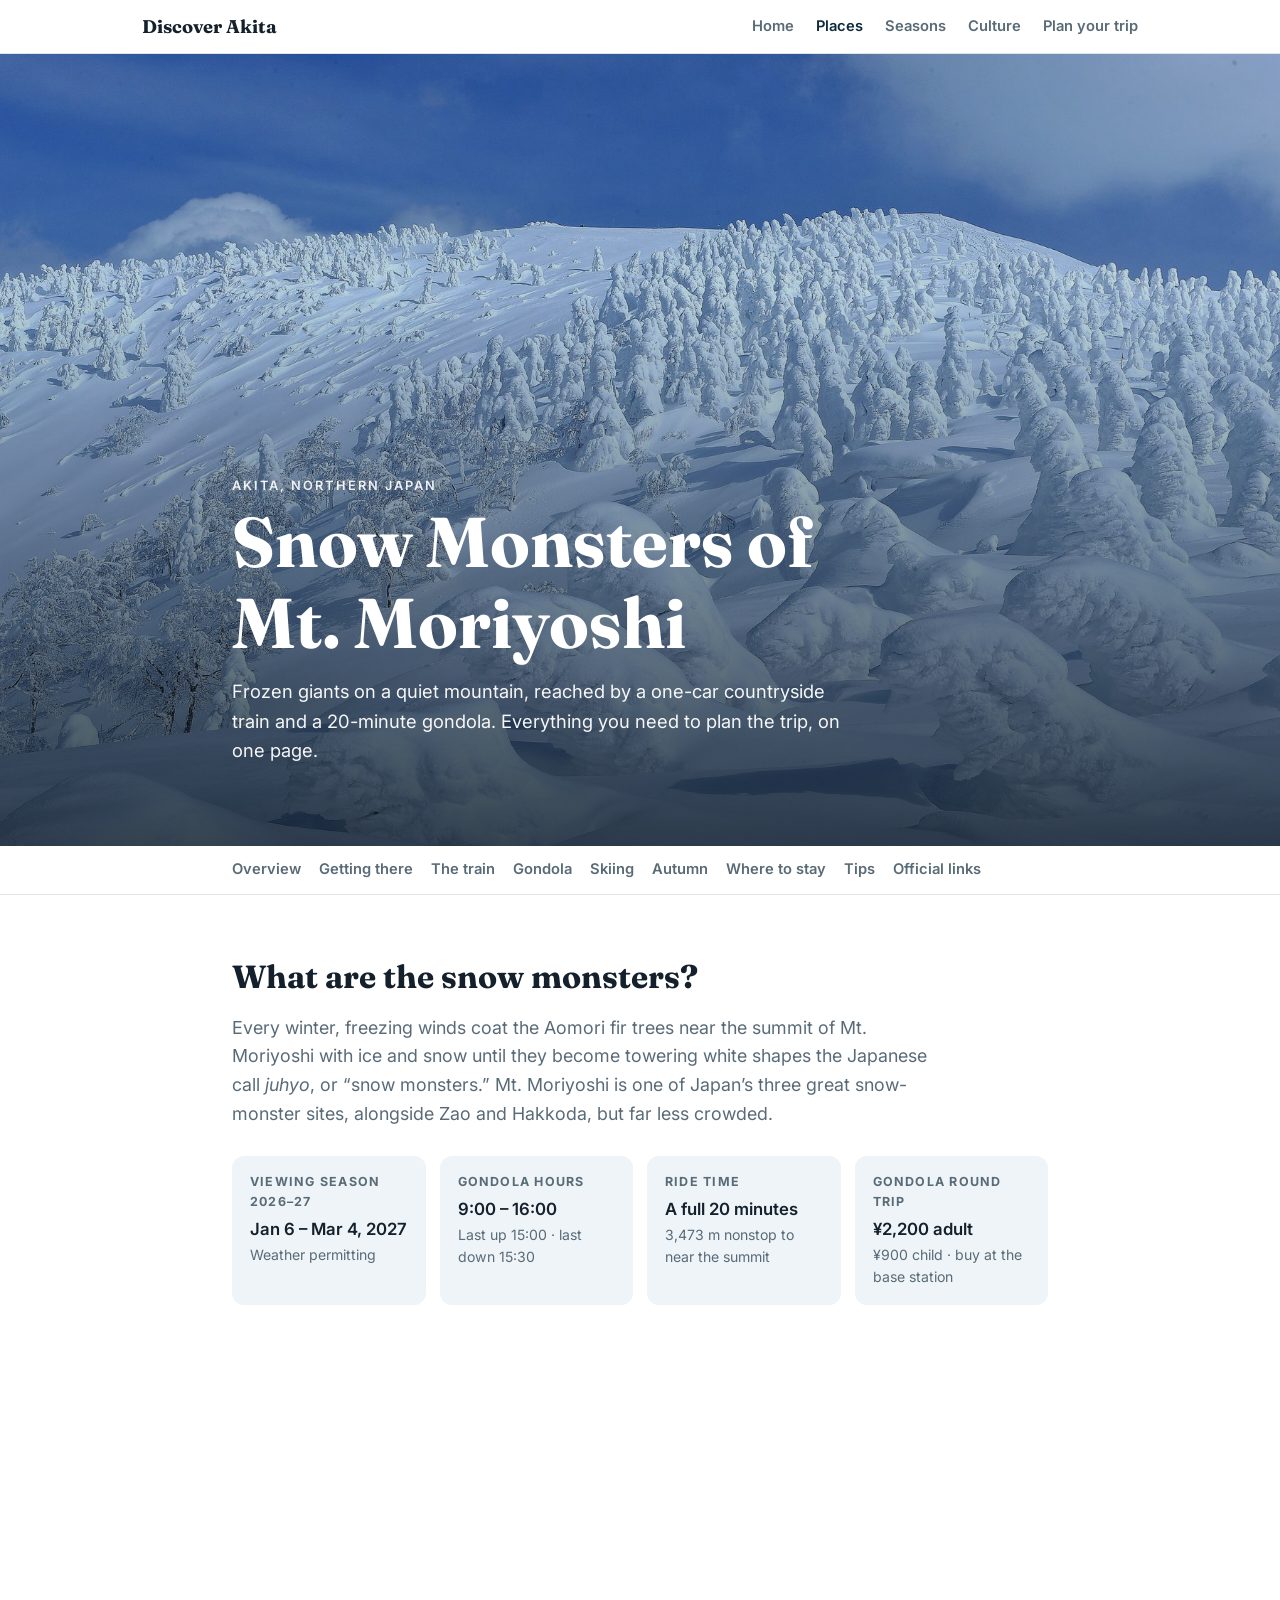
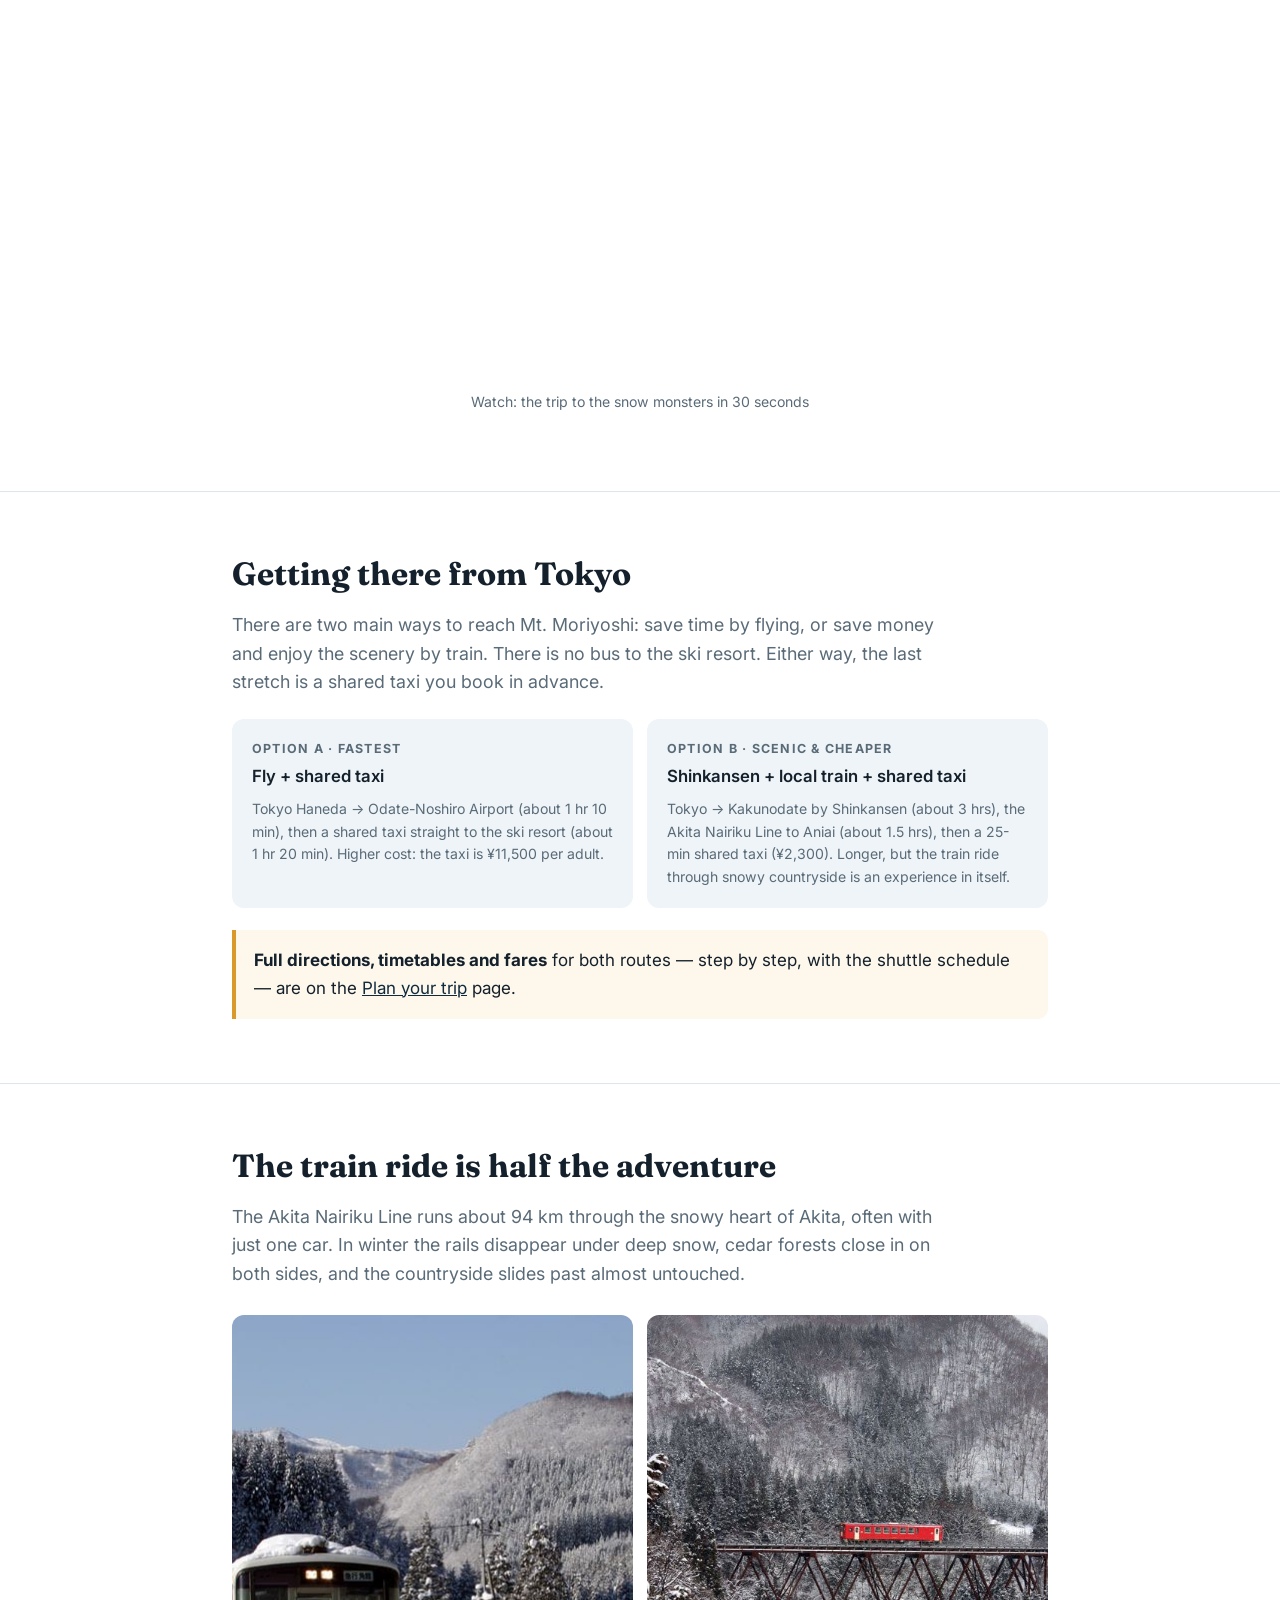
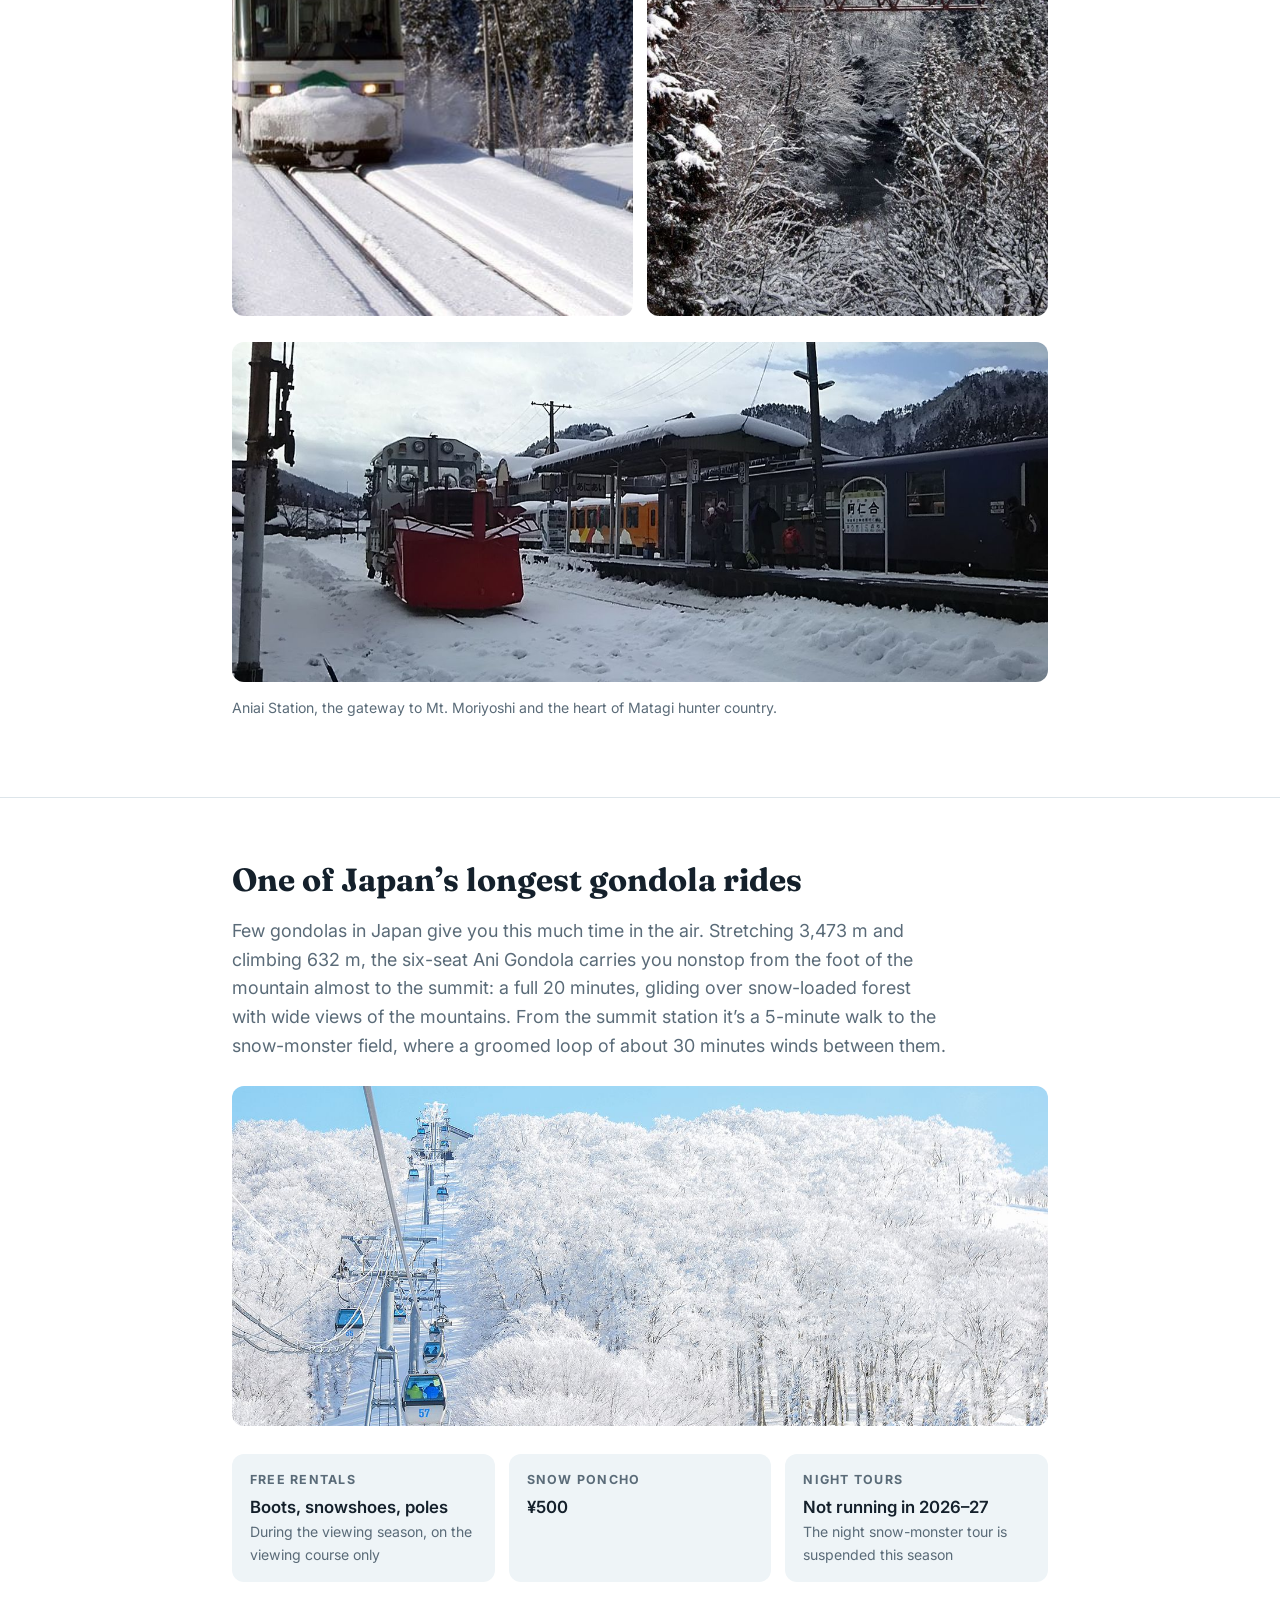
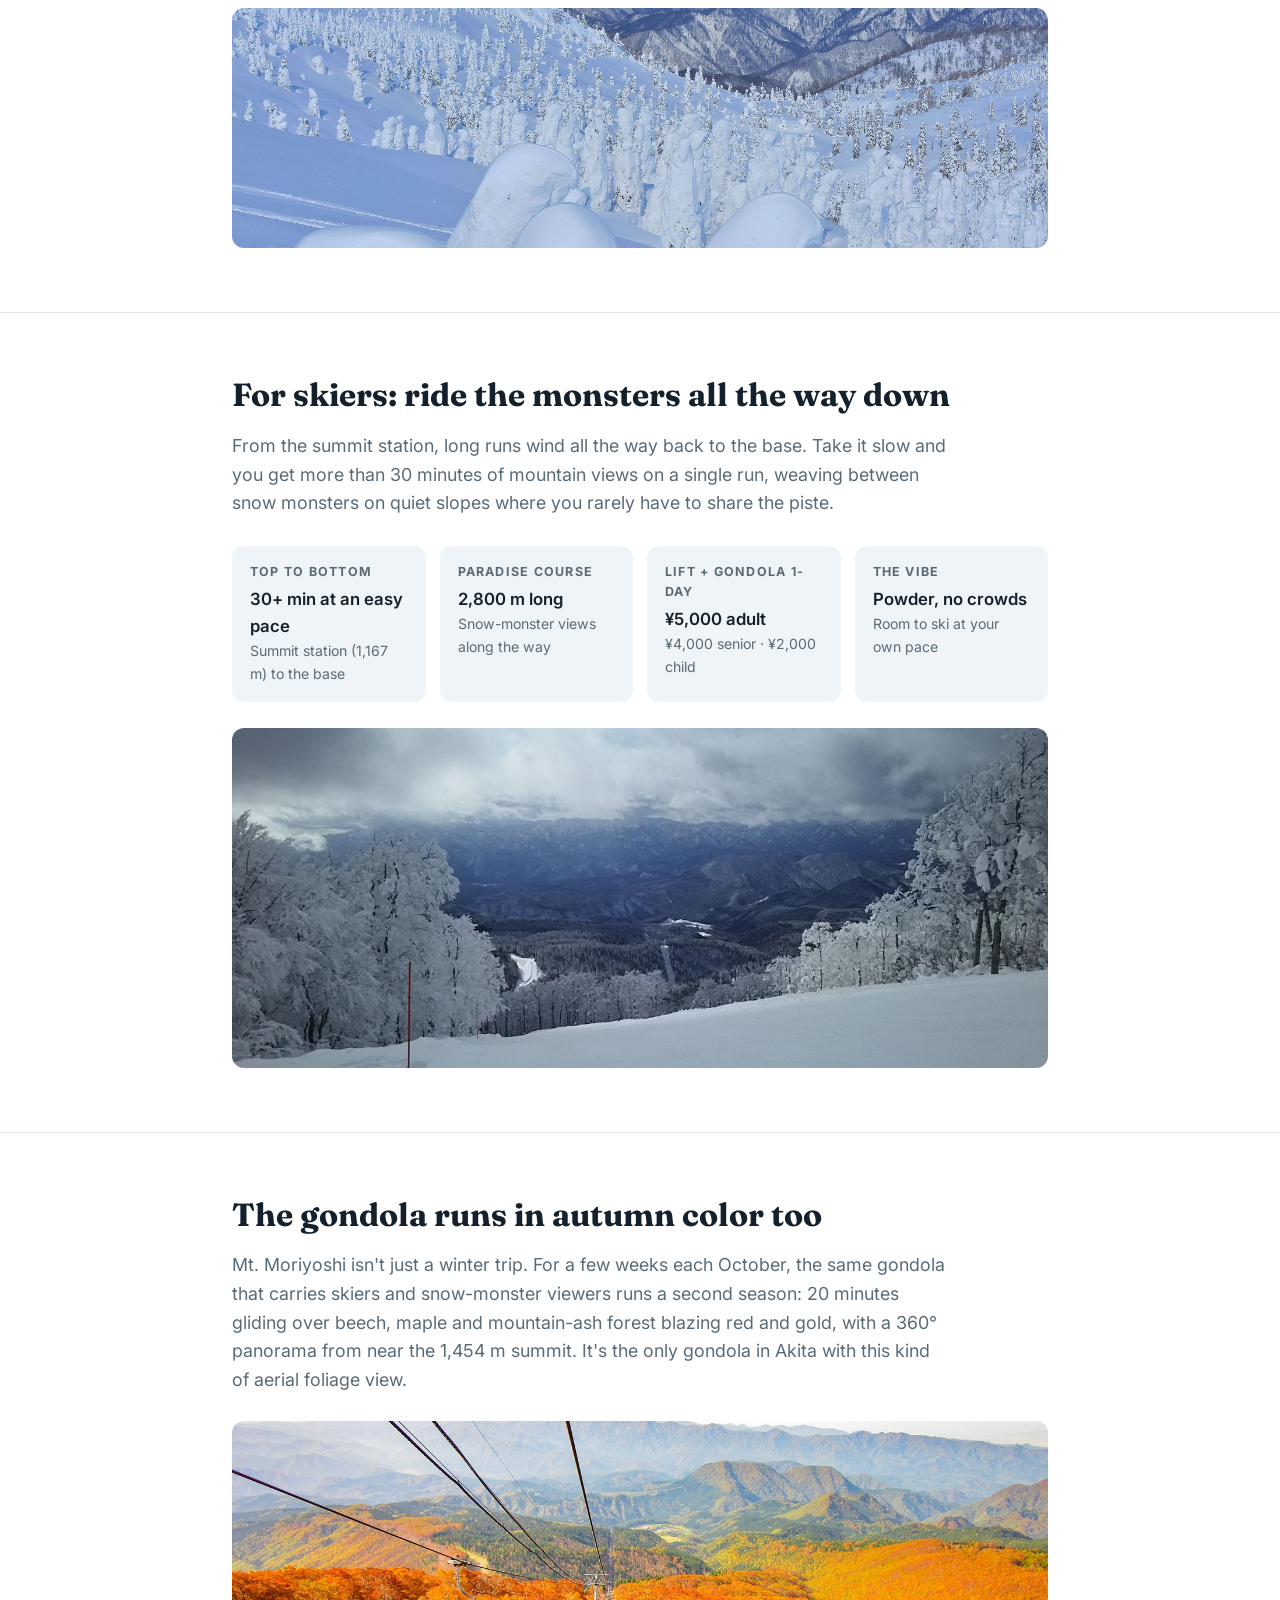
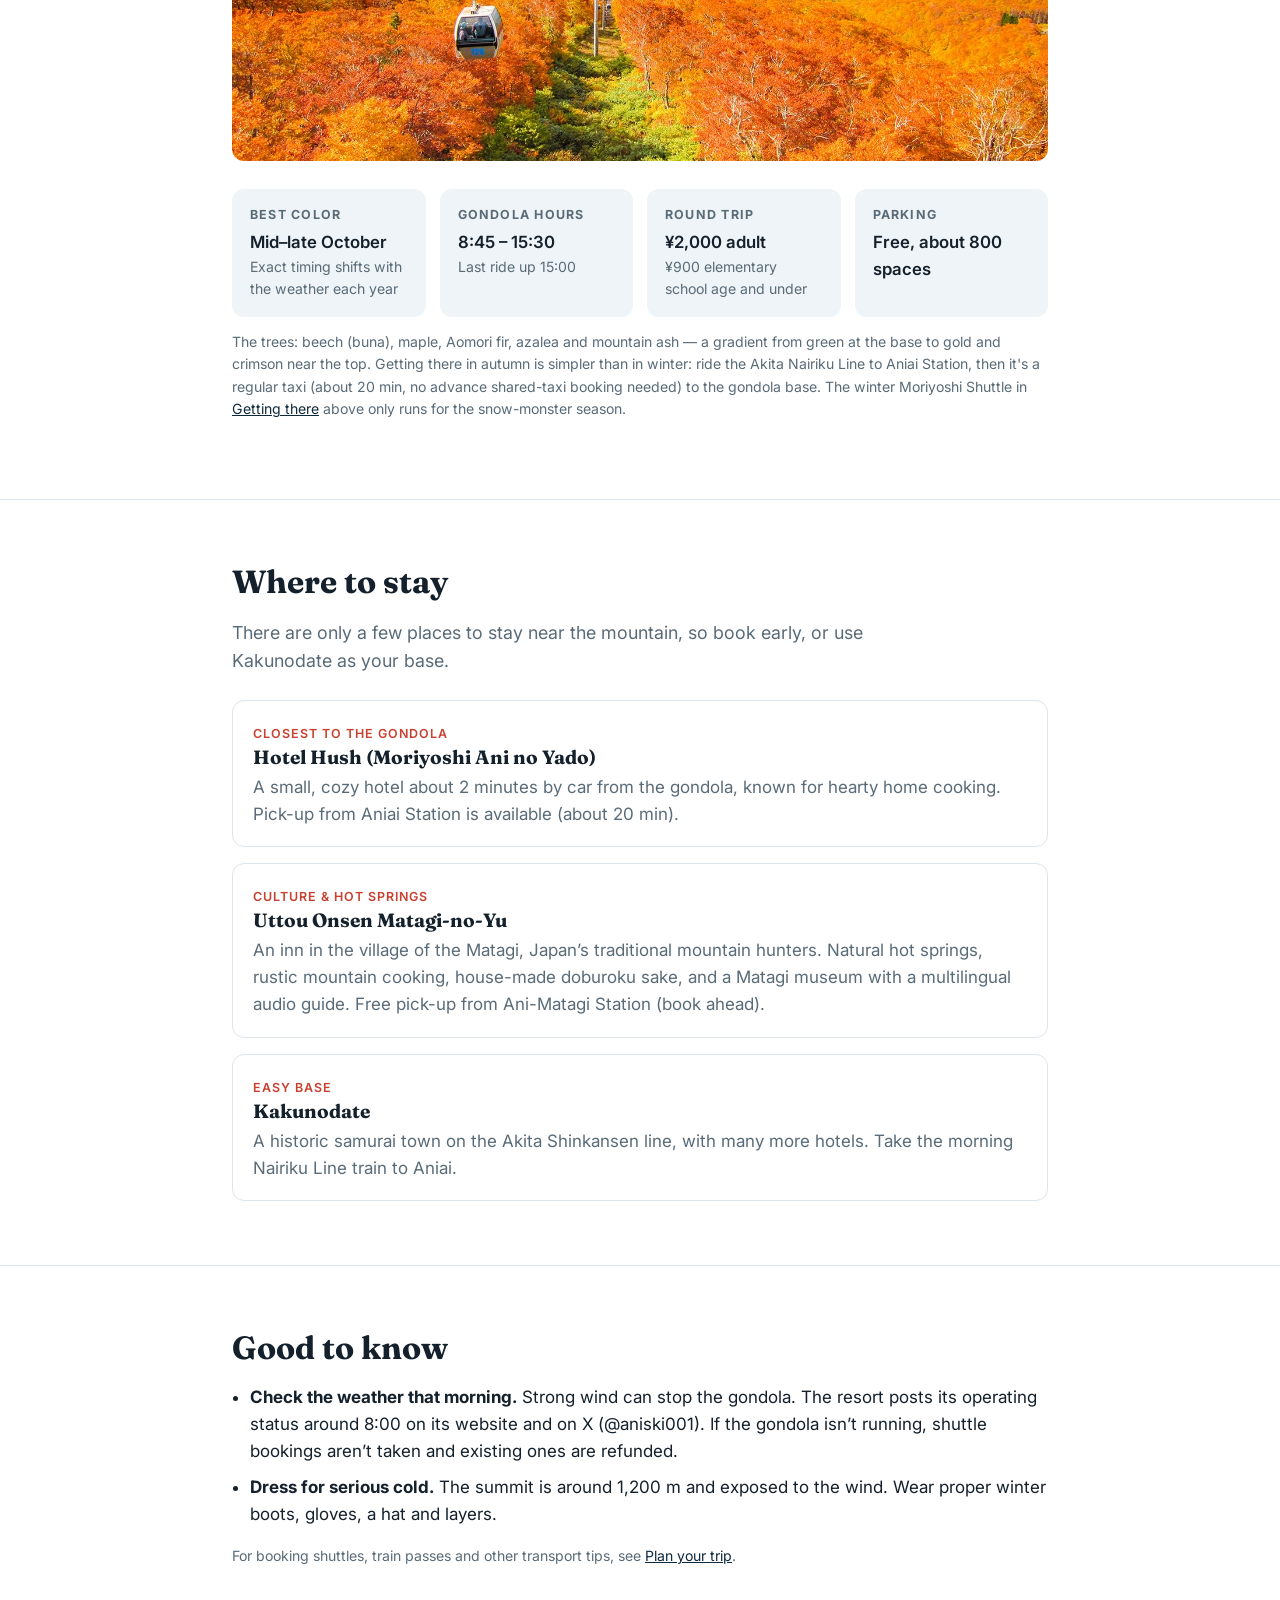
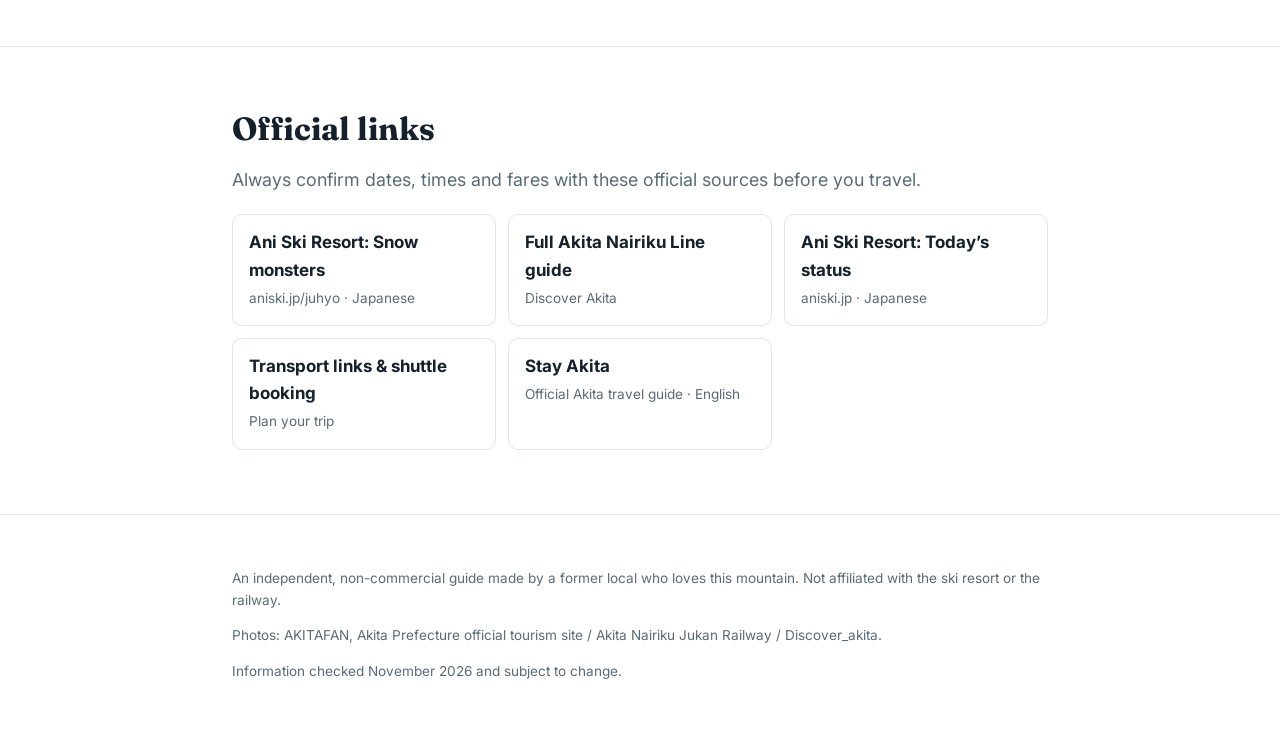
<file: moriyoshi.html>
<!DOCTYPE html>
<html lang="en">
<head>
<meta charset="utf-8">
<meta name="viewport" content="width=device-width, initial-scale=1">
<title>Snow Monsters of Mt. Moriyoshi — Discover Akita</title>
<link rel="preconnect" href="https://fonts.googleapis.com">
<link href="https://fonts.googleapis.com/css2?family=Fraunces:opsz,wght@9..144,500;9..144,700&family=Inter:wght@400;500;600&display=swap" rel="stylesheet">
<style>
:root{--ink:#14202b;--muted:#5a6b78;--line:#dde5ea;--ice:#eef4f7;--deep:#0f2a3d;--accent:#c8402f;--gold:#d99a2b}
*{box-sizing:border-box}
body{margin:0;font-family:Inter,system-ui,sans-serif;color:var(--ink);background:#fff;line-height:1.6;font-size:17px}
img{display:block;max-width:100%}
a{color:var(--deep)}
.wrap{max-width:860px;margin:0 auto;padding:0 22px}
h1,h2,h3{font-family:Fraunces,Georgia,serif;line-height:1.15;margin:0}
h2{font-size:2rem;margin-bottom:.6rem}
h3{font-size:1.2rem;margin-bottom:.3rem}
.hero{position:relative;min-height:88vh;display:flex;align-items:flex-end;color:#fff;background:#223 center/cover no-repeat}
.hero::after{content:"";position:absolute;inset:0;background:linear-gradient(180deg,rgba(10,20,30,.15) 30%,rgba(10,20,30,.78))}
.hero .wrap{position:relative;z-index:1;padding-bottom:9vh}
.kicker{text-transform:uppercase;letter-spacing:.16em;font-size:.8rem;font-weight:600;opacity:.9}
.hero h1{font-size:clamp(2.4rem,7vw,4.4rem);margin:.4rem 0 .8rem}
.hero p{font-size:1.15rem;max-width:34em;margin:0;opacity:.95}
nav.jump{position:sticky;top:0;z-index:5;background:rgba(255,255,255,.95);backdrop-filter:blur(6px);border-bottom:1px solid var(--line)}
nav.jump .wrap{display:flex;gap:18px;overflow-x:auto;padding-top:12px;padding-bottom:12px;white-space:nowrap}
nav.jump a{text-decoration:none;font-weight:600;font-size:.92rem;color:var(--muted)}
nav.jump a:hover{color:var(--deep)}
section{padding:64px 0;border-bottom:1px solid var(--line)}
.lead{font-size:1.12rem;color:var(--muted);max-width:40em}
.facts{display:grid;grid-template-columns:repeat(auto-fit,minmax(180px,1fr));gap:14px;margin-top:28px}
.fact{background:var(--ice);border-radius:12px;padding:16px 18px}
.fact b{display:block;font-size:.78rem;text-transform:uppercase;letter-spacing:.1em;color:var(--muted);margin-bottom:4px}
.fact span{font-weight:600;font-size:1.05rem}
.note{font-size:.88rem;color:var(--muted)}
.route{list-style:none;padding:0;margin:28px 0 0;position:relative}
.route li{position:relative;padding:0 0 26px 44px}
.route li::before{content:"";position:absolute;left:12px;top:30px;bottom:0;width:2px;background:var(--line)}
.route li:last-child::before{display:none}
.route .dot{position:absolute;left:0;top:2px;width:26px;height:26px;border-radius:50%;background:var(--deep);color:#fff;font-size:.8rem;font-weight:600;display:flex;align-items:center;justify-content:center}
.route .leg{display:inline-block;font-size:.82rem;font-weight:600;color:var(--accent);margin-bottom:2px}
.route p{margin:.2rem 0 0;color:var(--muted)}
.callout{border-left:4px solid var(--gold);background:#fdf7ec;padding:14px 18px;border-radius:0 10px 10px 0;margin-top:22px}
.callout p{margin:.2rem 0}
table{width:100%;border-collapse:collapse;margin-top:14px;font-size:.95rem}
th,td{text-align:left;padding:9px 10px;border-bottom:1px solid var(--line)}
th{font-size:.78rem;text-transform:uppercase;letter-spacing:.08em;color:var(--muted)}
.duo{display:grid;grid-template-columns:1fr 1fr;gap:14px;margin-top:26px}
.duo img,.wide{border-radius:12px;width:100%;height:100%;object-fit:cover}
.wide{margin-top:26px;max-height:340px}
.stays{display:grid;gap:16px;margin-top:24px}
.stay{border:1px solid var(--line);border-radius:12px;padding:18px 20px}
.stay .tag{font-size:.78rem;font-weight:600;color:var(--accent);text-transform:uppercase;letter-spacing:.08em}
.stay p{margin:.35rem 0 0;color:var(--muted)}
ul.tips{padding-left:1.1rem}
ul.tips li{margin-bottom:.55rem}
.links{display:grid;grid-template-columns:repeat(auto-fit,minmax(240px,1fr));gap:12px;margin-top:20px}
.links a{display:block;border:1px solid var(--line);border-radius:10px;padding:14px 16px;text-decoration:none}
.links a b{display:block;color:var(--ink)}
.links a span{font-size:.85rem;color:var(--muted)}
footer{padding:40px 0 60px;font-size:.85rem;color:var(--muted)}
@media(max-width:600px){.duo{grid-template-columns:1fr}h2{font-size:1.7rem}section{padding:48px 0}}
.site-bar{background:#fff;border-bottom:1px solid var(--line)}
.site-bar .wrap{max-width:1040px;display:flex;align-items:center;gap:22px;padding-top:12px;padding-bottom:12px;overflow-x:auto;white-space:nowrap}
.site-bar .brand{font-family:Fraunces,Georgia,serif;font-weight:700;font-size:1.15rem;text-decoration:none;color:var(--ink);margin-right:auto}
.site-bar a.nav{text-decoration:none;font-weight:600;font-size:.92rem;color:var(--muted)}
.site-bar a.nav.on{color:var(--deep)}
.soon{font-size:.72rem;font-weight:600;color:var(--gold);margin-left:4px}
</style>
</head>
<body>

<div class="site-bar"><div class="wrap">
  <a class="brand" href="index.html">Discover Akita</a>
  <a class="nav" href="index.html">Home</a>
  <a class="nav on" href="index.html#places">Places</a>
  <a class="nav" href="index.html#seasons">Seasons</a>
  <a class="nav" href="crafts.html">Culture</a>
  <a class="nav" href="plan.html">Plan your trip</a>
</div></div>

<header class="hero" style="background-image:url('img/m_hero.jpg')">
  <div class="wrap">
    <div class="kicker">Akita, Northern Japan</div>
    <h1>Snow Monsters of Mt.&nbsp;Moriyoshi</h1>
    <p>Frozen giants on a quiet mountain, reached by a one-car countryside train and a 20-minute gondola. Everything you need to plan the trip, on one page.</p>
  </div>
</header>

<nav class="jump"><div class="wrap">
  <a href="#overview">Overview</a><a href="#getting-there">Getting there</a><a href="#train">The train</a><a href="#gondola">Gondola</a><a href="#ski">Skiing</a><a href="#autumn">Autumn</a><a href="#stay">Where to stay</a><a href="#tips">Tips</a><a href="#links">Official links</a>
</div></nav>

<main>
<section id="overview"><div class="wrap">
  <h2>What are the snow monsters?</h2>
  <p class="lead">Every winter, freezing winds coat the Aomori fir trees near the summit of Mt. Moriyoshi with ice and snow until they become towering white shapes the Japanese call <i>juhyo</i>, or “snow monsters.” Mt. Moriyoshi is one of Japan’s three great snow-monster sites, alongside Zao and Hakkoda, but far less crowded.</p>
  <div class="facts">
    <div class="fact"><b>Viewing season 2026–27</b><span>Jan 6 – Mar 4, 2027</span><div class="note">Weather permitting</div></div>
    <div class="fact"><b>Gondola hours</b><span>9:00 – 16:00</span><div class="note">Last up 15:00 · last down 15:30</div></div>
    <div class="fact"><b>Ride time</b><span>A full 20 minutes</span><div class="note">3,473 m nonstop to near the summit</div></div>
    <div class="fact"><b>Gondola round trip</b><span>¥2,200 adult</span><div class="note">¥900 child · buy at the base station</div></div>
  </div>
  <div style="max-width:360px;margin:32px auto 0">
    <iframe src="https://www.youtube-nocookie.com/embed/zoicbsZQcPw" title="Japan's Snow Monsters by One-Car Train: Mt. Moriyoshi, Akita" style="display:block;width:100%;aspect-ratio:9/16;border:0;border-radius:12px" loading="lazy" allow="encrypted-media; picture-in-picture; web-share" referrerpolicy="strict-origin-when-cross-origin" allowfullscreen></iframe>
    <p class="note" style="text-align:center">Watch: the trip to the snow monsters in 30 seconds</p>
  </div>
</div></section>

<section id="getting-there"><div class="wrap">
  <h2>Getting there from Tokyo</h2>
  <p class="lead">There are two main ways to reach Mt. Moriyoshi: save time by flying, or save money and enjoy the scenery by train. There is no bus to the ski resort. Either way, the last stretch is a shared taxi you book in advance.</p>
  <div class="duo" style="margin-top:22px">
    <div class="fact" style="padding:20px"><b>Option A · Fastest</b><span>Fly + shared taxi</span>
      <p class="note" style="margin:.5rem 0 0">Tokyo Haneda → Odate-Noshiro Airport (about 1 hr 10 min), then a shared taxi straight to the ski resort (about 1 hr 20 min). Higher cost: the taxi is ¥11,500 per adult.</p></div>
    <div class="fact" style="padding:20px"><b>Option B · Scenic &amp; cheaper</b><span>Shinkansen + local train + shared taxi</span>
      <p class="note" style="margin:.5rem 0 0">Tokyo → Kakunodate by Shinkansen (about 3 hrs), the Akita Nairiku Line to Aniai (about 1.5 hrs), then a 25-min shared taxi (¥2,300). Longer, but the train ride through snowy countryside is an experience in itself.</p></div>
  </div>
  <div class="callout">
    <p><b>Full directions, timetables and fares</b> for both routes — step by step, with the shuttle schedule — are on the <a href="plan.html#moriyoshi">Plan your trip</a> page.</p>
  </div>
</div></section>

<section id="train"><div class="wrap">
  <h2>The train ride is half the adventure</h2>
  <p class="lead">The Akita Nairiku Line runs about 94 km through the snowy heart of Akita, often with just one car. In winter the rails disappear under deep snow, cedar forests close in on both sides, and the countryside slides past almost untouched.</p>
  <div class="duo">
    <img src="img/r21.jpg" alt="Driver's-eye view of snow-covered tracks crossing a bridge in the forest">
    <img src="img/r23.jpg" alt="Single track running through snow-laden trees">
  </div>
  <img class="wide" src="img/aniai.jpg" alt="Aniai Station in winter with a snowplow and trains">
  <p class="note">Aniai Station, the gateway to Mt. Moriyoshi and the heart of Matagi hunter country.</p>
</div></section>

<section id="gondola"><div class="wrap">
  <h2>One of Japan’s longest gondola rides</h2>
  <p class="lead">Few gondolas in Japan give you this much time in the air. Stretching 3,473 m and climbing 632 m, the six-seat Ani Gondola carries you nonstop from the foot of the mountain almost to the summit: a full 20 minutes, gliding over snow-loaded forest with wide views of the mountains. From the summit station it’s a 5-minute walk to the snow-monster field, where a groomed loop of about 30 minutes winds between them.</p>
  <img class="wide" src="img/g14.jpg" alt="Ani gondola climbing above snow-covered forest">
  <div class="facts">
    <div class="fact"><b>Free rentals</b><span>Boots, snowshoes, poles</span><div class="note">During the viewing season, on the viewing course only</div></div>
    <div class="fact"><b>Snow poncho</b><span>¥500</span></div>
    <div class="fact"><b>Night tours</b><span>Not running in 2026–27</span><div class="note">The night snow-monster tour is suspended this season</div></div>
  </div>
  <img class="wide" style="height:240px" src="img/j04.jpg" alt="Panorama of snow monsters above the clouds">
</div></section>

<section id="ski"><div class="wrap">
  <h2>For skiers: ride the monsters all the way down</h2>
  <p class="lead">From the summit station, long runs wind all the way back to the base. Take it slow and you get more than 30 minutes of mountain views on a single run, weaving between snow monsters on quiet slopes where you rarely have to share the piste.</p>
  <div class="facts">
    <div class="fact"><b>Top to bottom</b><span>30+ min at an easy pace</span><div class="note">Summit station (1,167 m) to the base</div></div>
    <div class="fact"><b>Paradise Course</b><span>2,800 m long</span><div class="note">Snow-monster views along the way</div></div>
    <div class="fact"><b>Lift + gondola 1-day</b><span>¥5,000 adult</span><div class="note">¥4,000 senior · ¥2,000 child</div></div>
    <div class="fact"><b>The vibe</b><span>Powder, no crowds</span><div class="note">Room to ski at your own pace</div></div>
  </div>
  <img class="wide" src="img/ski.jpg" alt="View down a quiet ski run framed by frosted trees">
</div></section>

<section id="autumn"><div class="wrap">
  <h2>The gondola runs in autumn color too</h2>
  <p class="lead">Mt. Moriyoshi isn't just a winter trip. For a few weeks each October, the same gondola that carries skiers and snow-monster viewers runs a second season: 20 minutes gliding over beech, maple and mountain-ash forest blazing red and gold, with a 360° panorama from near the 1,454 m summit. It's the only gondola in Akita with this kind of aerial foliage view.</p>
  <img class="wide" src="img/autumn.jpg" alt="A gondola cabin crossing a mountainside of blazing orange and red autumn foliage">
  <div class="facts">
    <div class="fact"><b>Best color</b><span>Mid–late October</span><div class="note">Exact timing shifts with the weather each year</div></div>
    <div class="fact"><b>Gondola hours</b><span>8:45 – 15:30</span><div class="note">Last ride up 15:00</div></div>
    <div class="fact"><b>Round trip</b><span>¥2,000 adult</span><div class="note">¥900 elementary school age and under</div></div>
    <div class="fact"><b>Parking</b><span>Free, about 800 spaces</span></div>
  </div>
  <p class="note">The trees: beech (buna), maple, Aomori fir, azalea and mountain ash — a gradient from green at the base to gold and crimson near the top. Getting there in autumn is simpler than in winter: ride the Akita Nairiku Line to Aniai Station, then it's a regular taxi (about 20 min, no advance shared-taxi booking needed) to the gondola base. The winter Moriyoshi Shuttle in <a href="#getting-there">Getting there</a> above only runs for the snow-monster season.</p>
</div></section>

<section id="stay"><div class="wrap">
  <h2>Where to stay</h2>
  <p class="lead">There are only a few places to stay near the mountain, so book early, or use Kakunodate as your base.</p>
  <div class="stays">
    <div class="stay"><span class="tag">Closest to the gondola</span><h3>Hotel Hush (Moriyoshi Ani no Yado)</h3><p>A small, cozy hotel about 2 minutes by car from the gondola, known for hearty home cooking. Pick-up from Aniai Station is available (about 20 min).</p></div>
    <div class="stay"><span class="tag">Culture &amp; hot springs</span><h3>Uttou Onsen Matagi-no-Yu</h3><p>An inn in the village of the Matagi, Japan’s traditional mountain hunters. Natural hot springs, rustic mountain cooking, house-made doburoku sake, and a Matagi museum with a multilingual audio guide. Free pick-up from Ani-Matagi Station (book ahead).</p></div>
    <div class="stay"><span class="tag">Easy base</span><h3>Kakunodate</h3><p>A historic samurai town on the Akita Shinkansen line, with many more hotels. Take the morning Nairiku Line train to Aniai.</p></div>
  </div>
</div></section>

<section id="tips"><div class="wrap">
  <h2>Good to know</h2>
  <ul class="tips">
    <li><b>Check the weather that morning.</b> Strong wind can stop the gondola. The resort posts its operating status around 8:00 on its website and on X (@aniski001). If the gondola isn’t running, shuttle bookings aren’t taken and existing ones are refunded.</li>
    <li><b>Dress for serious cold.</b> The summit is around 1,200 m and exposed to the wind. Wear proper winter boots, gloves, a hat and layers.</li>
  </ul>
  <p class="note">For booking shuttles, train passes and other transport tips, see <a href="plan.html#tips">Plan your trip</a>.</p>
</div></section>

<section id="links"><div class="wrap">
  <h2>Official links</h2>
  <p class="lead">Always confirm dates, times and fares with these official sources before you travel.</p>
  <div class="links">
    <a href="https://www.aniski.jp/juhyo/"><b>Ani Ski Resort: Snow monsters</b><span>aniski.jp/juhyo · Japanese</span></a>
    <a href="nairiku.html"><b>Full Akita Nairiku Line guide</b><span>Discover Akita</span></a>
    <a href="https://www.aniski.jp/"><b>Ani Ski Resort: Today’s status</b><span>aniski.jp · Japanese</span></a>
    <a href="plan.html#links"><b>Transport links &amp; shuttle booking</b><span>Plan your trip</span></a>
    <a href="https://stayakita.com/"><b>Stay Akita</b><span>Official Akita travel guide · English</span></a>
  </div>
</div></section>
</main>

<footer><div class="wrap">
  <p>An independent, non-commercial guide made by a former local who loves this mountain. Not affiliated with the ski resort or the railway.</p>
  <p>Photos: AKITAFAN, Akita Prefecture official tourism site / Akita Nairiku Jukan Railway / Discover_akita.</p>
  <p>Information checked November 2026 and subject to change.</p>
</div></footer>
</body>
</html>
</file>
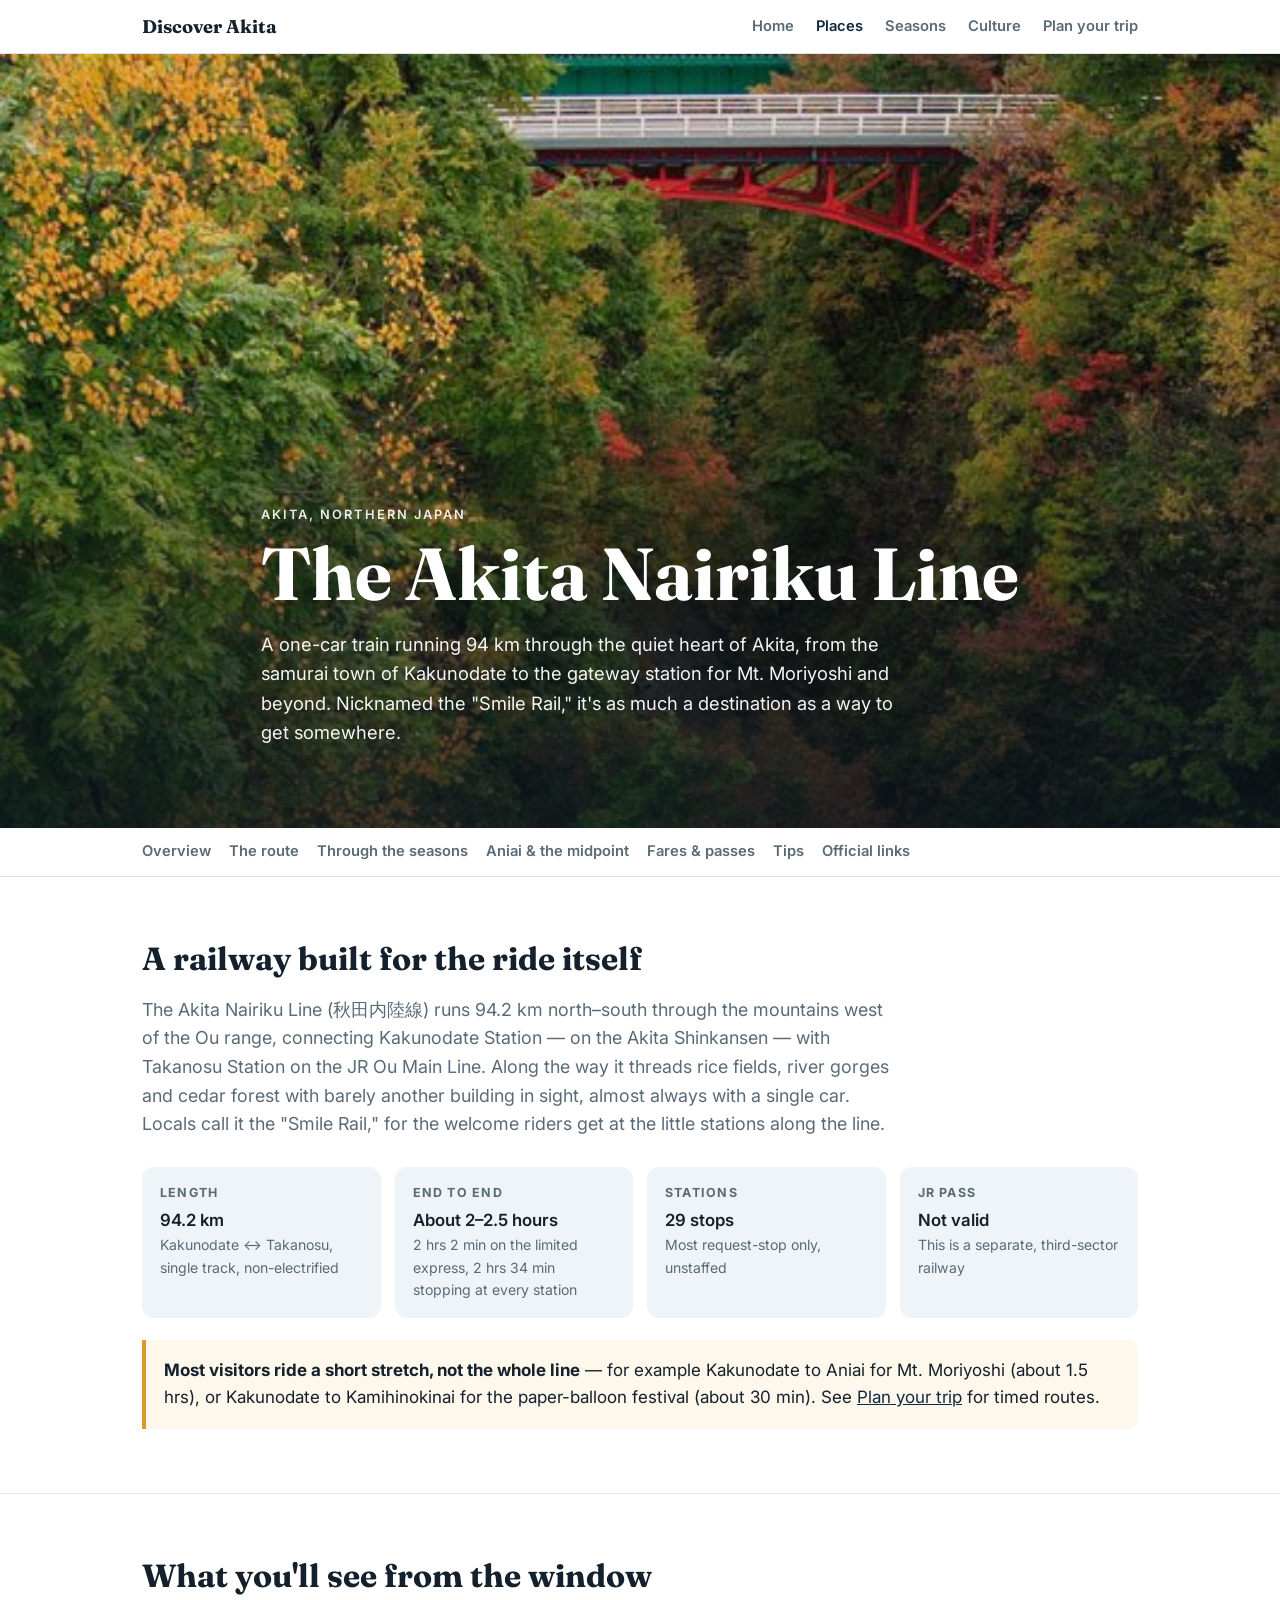
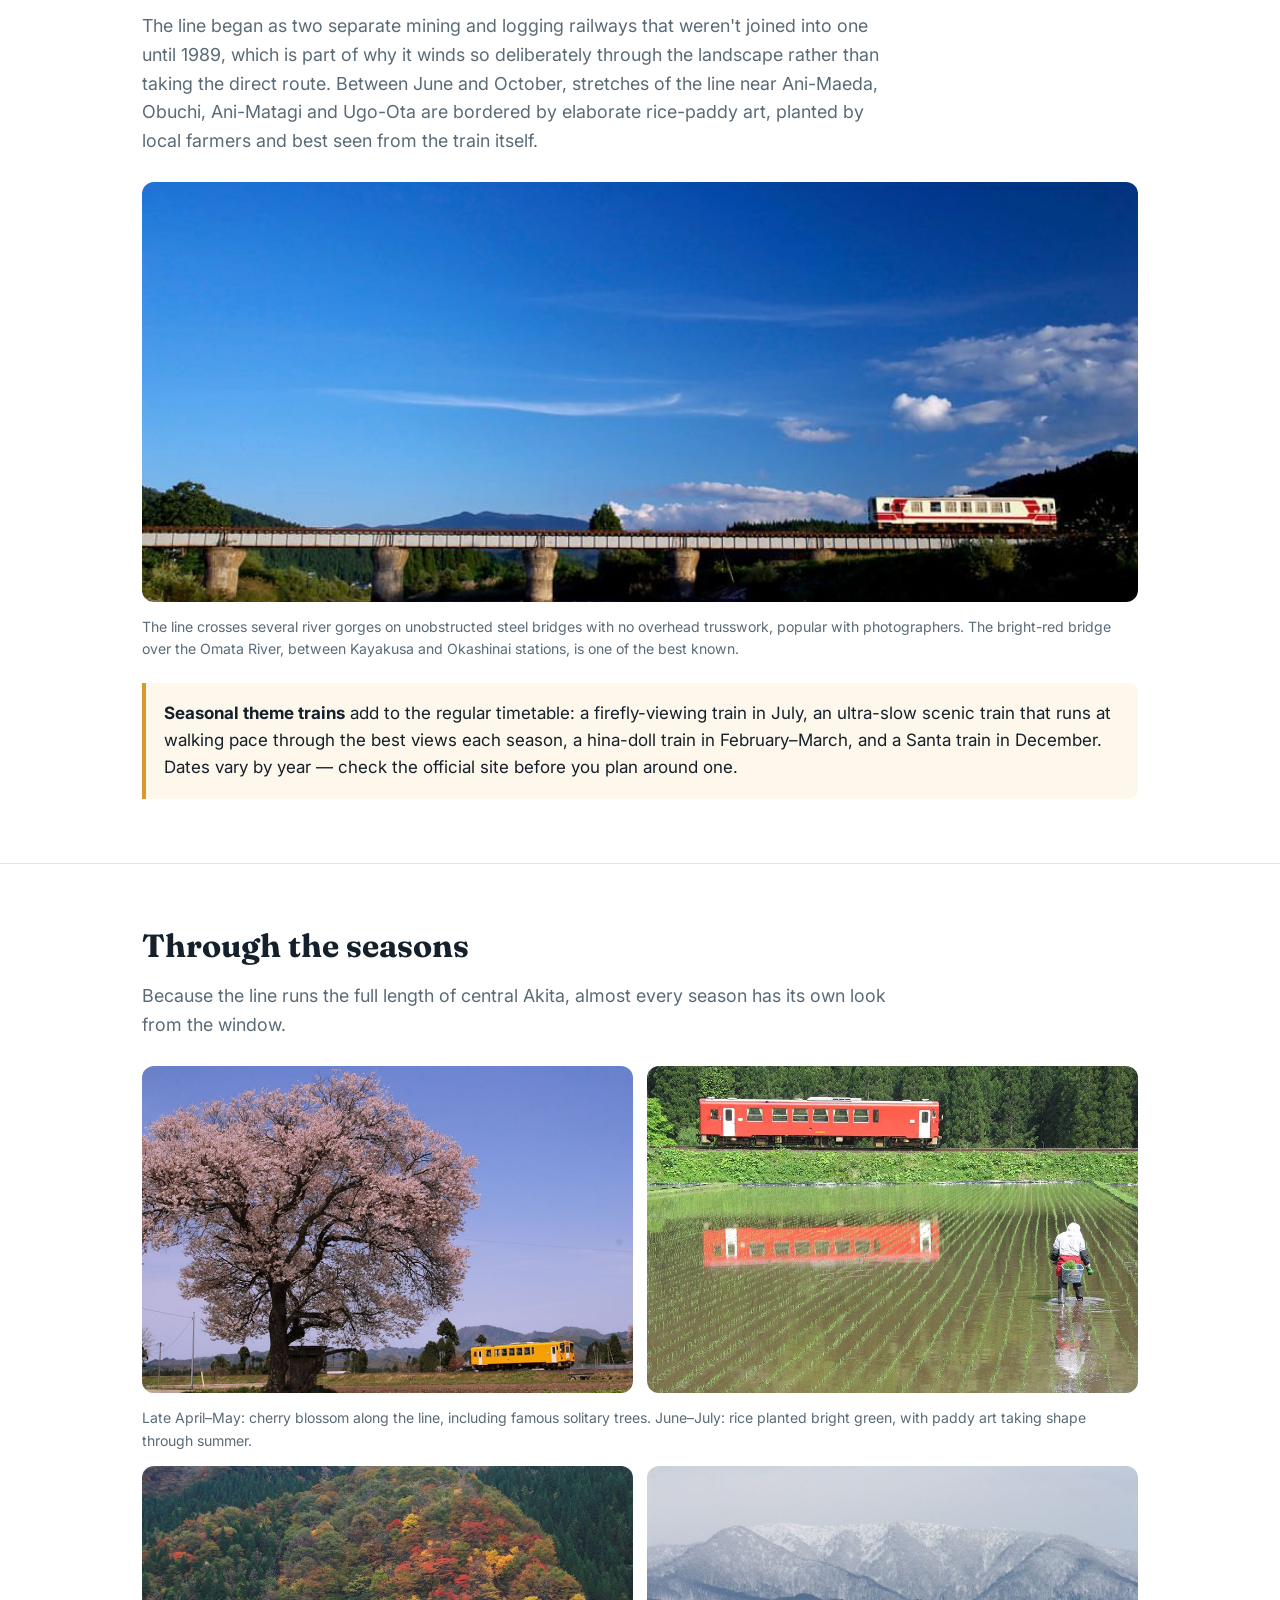
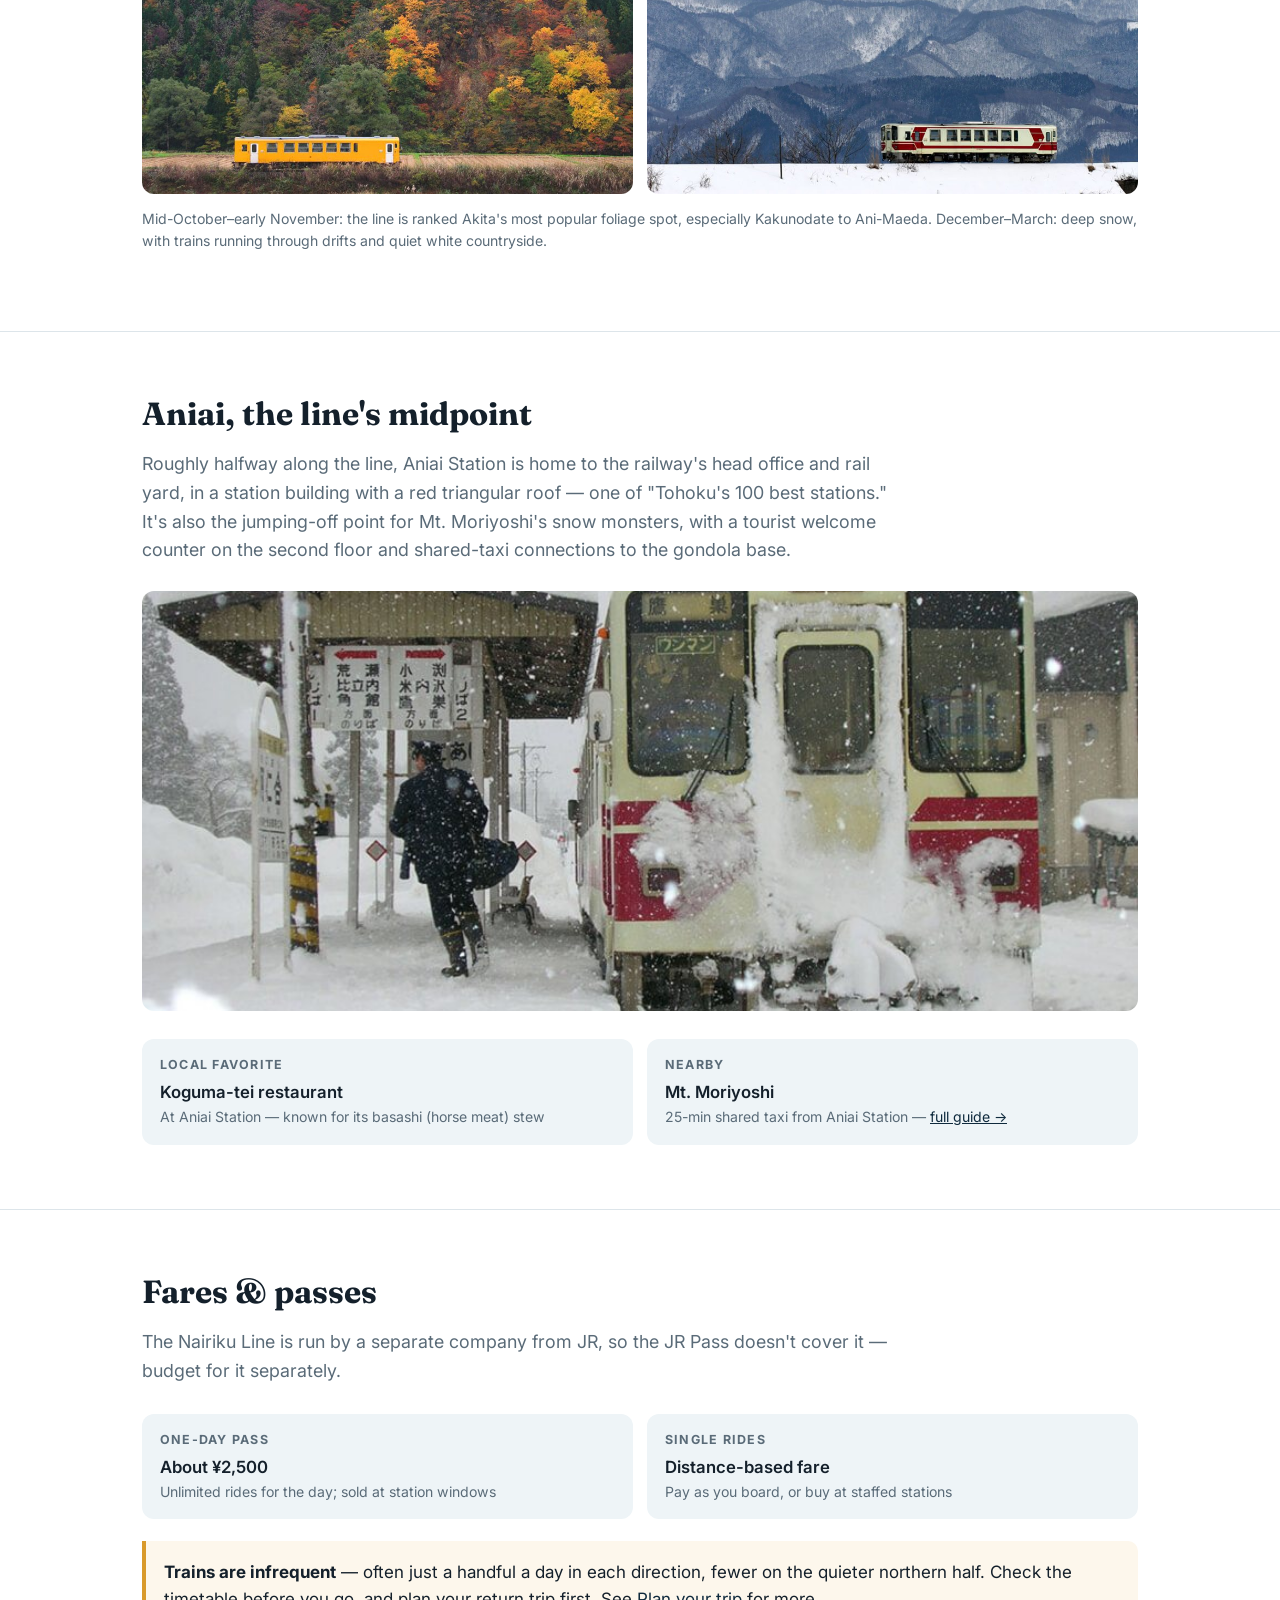
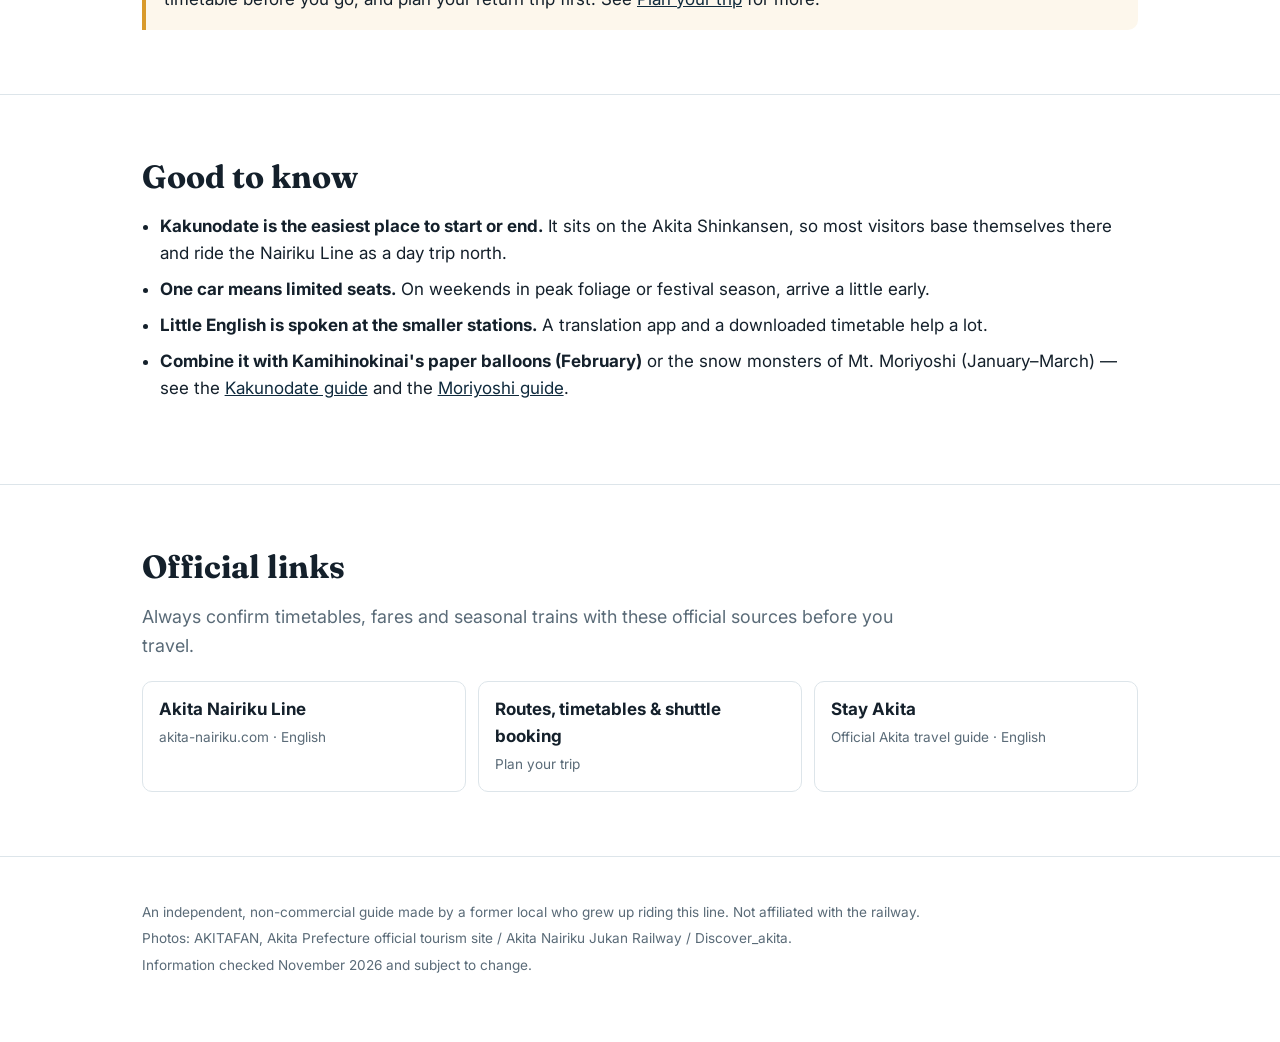
<file: nairiku.html>
<!DOCTYPE html>
<html lang="en">
<head>
<meta charset="utf-8">
<meta name="viewport" content="width=device-width, initial-scale=1">
<title>The Akita Nairiku Line — Discover Akita</title>
<meta name="description" content="A rider's guide to the Akita Nairiku Line, the scenic local railway linking Kakunodate and Mt. Moriyoshi through central Akita's rice fields, gorges and mountains, season by season.">
<link rel="preconnect" href="https://fonts.googleapis.com">
<link href="https://fonts.googleapis.com/css2?family=Fraunces:opsz,wght@9..144,500;9..144,700&family=Inter:wght@400;500;600&display=swap" rel="stylesheet">
<link rel="stylesheet" href="style.css">
</head>
<body>

<div class="site-bar"><div class="wrap">
  <a class="brand" href="index.html">Discover Akita</a>
  <a class="nav" href="index.html">Home</a>
  <a class="nav on" href="index.html#places">Places</a>
  <a class="nav" href="index.html#seasons">Seasons</a>
  <a class="nav" href="crafts.html">Culture</a>
  <a class="nav" href="plan.html">Plan your trip</a>
</div></div>

<header class="hero" style="background-image:url('img/n_bridge_autumn.jpg');background-position:center 35%">
  <div class="wrap">
    <div class="kicker">Akita, Northern Japan</div>
    <h1>The Akita Nairiku Line</h1>
    <p>A one-car train running 94 km through the quiet heart of Akita, from the samurai town of Kakunodate to the gateway station for Mt. Moriyoshi and beyond. Nicknamed the "Smile Rail," it's as much a destination as a way to get somewhere.</p>
  </div>
</header>

<nav class="jump"><div class="wrap">
  <a href="#overview">Overview</a><a href="#route">The route</a><a href="#seasons">Through the seasons</a><a href="#aniai">Aniai &amp; the midpoint</a><a href="#fares">Fares &amp; passes</a><a href="#tips">Tips</a><a href="#links">Official links</a>
</div></nav>

<main>
<section id="overview"><div class="wrap">
  <h2>A railway built for the ride itself</h2>
  <p class="lead">The Akita Nairiku Line (秋田内陸線) runs 94.2 km north–south through the mountains west of the Ou range, connecting Kakunodate Station — on the Akita Shinkansen — with Takanosu Station on the JR Ou Main Line. Along the way it threads rice fields, river gorges and cedar forest with barely another building in sight, almost always with a single car. Locals call it the "Smile Rail," for the welcome riders get at the little stations along the line.</p>
  <div class="facts">
    <div class="fact"><b>Length</b><span>94.2 km</span><div class="note">Kakunodate ↔ Takanosu, single track, non-electrified</div></div>
    <div class="fact"><b>End to end</b><span>About 2–2.5 hours</span><div class="note">2 hrs 2 min on the limited express, 2 hrs 34 min stopping at every station</div></div>
    <div class="fact"><b>Stations</b><span>29 stops</span><div class="note">Most request-stop only, unstaffed</div></div>
    <div class="fact"><b>JR Pass</b><span>Not valid</span><div class="note">This is a separate, third-sector railway</div></div>
  </div>
  <div class="callout">
    <p><b>Most visitors ride a short stretch, not the whole line</b> — for example Kakunodate to Aniai for Mt. Moriyoshi (about 1.5 hrs), or Kakunodate to Kamihinokinai for the paper-balloon festival (about 30 min). See <a href="plan.html#moriyoshi">Plan your trip</a> for timed routes.</p>
  </div>
</div></section>

<section id="route"><div class="wrap">
  <h2>What you'll see from the window</h2>
  <p class="lead">The line began as two separate mining and logging railways that weren't joined into one until 1989, which is part of why it winds so deliberately through the landscape rather than taking the direct route. Between June and October, stretches of the line near Ani-Maeda, Obuchi, Ani-Matagi and Ugo-Ota are bordered by elaborate rice-paddy art, planted by local farmers and best seen from the train itself.</p>
  <img class="wide" src="img/n_river_bridge.jpg" alt="A Nairiku Line train crossing a long steel bridge over a river, blue sky above">
  <p class="note">The line crosses several river gorges on unobstructed steel bridges with no overhead trusswork, popular with photographers. The bright-red bridge over the Omata River, between Kayakusa and Okashinai stations, is one of the best known.</p>
  <div class="callout">
    <p><b>Seasonal theme trains</b> add to the regular timetable: a firefly-viewing train in July, an ultra-slow scenic train that runs at walking pace through the best views each season, a hina-doll train in February–March, and a Santa train in December. Dates vary by year — check the official site before you plan around one.</p>
  </div>
</div></section>

<section id="seasons"><div class="wrap">
  <h2>Through the seasons</h2>
  <p class="lead">Because the line runs the full length of central Akita, almost every season has its own look from the window.</p>
  <div class="duo">
    <img src="img/n_spring.jpg" alt="A Nairiku Line train passing a huge solitary cherry tree in full bloom">
    <img src="img/n_summer.jpg" alt="A Nairiku Line train reflected in a flooded rice paddy in early summer">
  </div>
  <p class="note">Late April–May: cherry blossom along the line, including famous solitary trees. June–July: rice planted bright green, with paddy art taking shape through summer.</p>
  <div class="duo" style="margin-top:14px">
    <img src="img/n_autumn.jpg" alt="A Nairiku Line train running past a mountainside turning red and gold in autumn">
    <img src="img/n_winter.jpg" alt="A Nairiku Line train running below snow-covered mountains in winter">
  </div>
  <p class="note">Mid-October–early November: the line is ranked Akita's most popular foliage spot, especially Kakunodate to Ani-Maeda. December–March: deep snow, with trains running through drifts and quiet white countryside.</p>
</div></section>

<section id="aniai"><div class="wrap">
  <h2>Aniai, the line's midpoint</h2>
  <p class="lead">Roughly halfway along the line, Aniai Station is home to the railway's head office and rail yard, in a station building with a red triangular roof — one of "Tohoku's 100 best stations." It's also the jumping-off point for Mt. Moriyoshi's snow monsters, with a tourist welcome counter on the second floor and shared-taxi connections to the gondola base.</p>
  <img class="wide" src="img/n_station_snow.jpg" alt="A Nairiku Line train stopped at a snow-covered platform in winter">
  <div class="facts">
    <div class="fact"><b>Local favorite</b><span>Koguma-tei restaurant</span><div class="note">At Aniai Station — known for its basashi (horse meat) stew</div></div>
    <div class="fact"><b>Nearby</b><span>Mt. Moriyoshi</span><div class="note">25-min shared taxi from Aniai Station — <a href="moriyoshi.html">full guide →</a></div></div>
  </div>
</div></section>

<section id="fares"><div class="wrap">
  <h2>Fares &amp; passes</h2>
  <p class="lead">The Nairiku Line is run by a separate company from JR, so the JR Pass doesn't cover it — budget for it separately.</p>
  <div class="facts">
    <div class="fact"><b>One-day pass</b><span>About ¥2,500</span><div class="note">Unlimited rides for the day; sold at station windows</div></div>
    <div class="fact"><b>Single rides</b><span>Distance-based fare</span><div class="note">Pay as you board, or buy at staffed stations</div></div>
  </div>
  <div class="callout">
    <p><b>Trains are infrequent</b> — often just a handful a day in each direction, fewer on the quieter northern half. Check the timetable before you go, and plan your return trip first. See <a href="plan.html#tips">Plan your trip</a> for more.</p>
  </div>
</div></section>

<section id="tips"><div class="wrap">
  <h2>Good to know</h2>
  <ul class="tips">
    <li><b>Kakunodate is the easiest place to start or end.</b> It sits on the Akita Shinkansen, so most visitors base themselves there and ride the Nairiku Line as a day trip north.</li>
    <li><b>One car means limited seats.</b> On weekends in peak foliage or festival season, arrive a little early.</li>
    <li><b>Little English is spoken at the smaller stations.</b> A translation app and a downloaded timetable help a lot.</li>
    <li><b>Combine it with Kamihinokinai's paper balloons (February)</b> or the snow monsters of Mt. Moriyoshi (January–March) — see the <a href="kakunodate.html#winter-fire">Kakunodate guide</a> and the <a href="moriyoshi.html">Moriyoshi guide</a>.</li>
  </ul>
</div></section>

<section id="links"><div class="wrap">
  <h2>Official links</h2>
  <p class="lead">Always confirm timetables, fares and seasonal trains with these official sources before you travel.</p>
  <div class="links">
    <a href="https://www.akita-nairiku.com/en/"><b>Akita Nairiku Line</b><span>akita-nairiku.com · English</span></a>
    <a href="plan.html#links"><b>Routes, timetables &amp; shuttle booking</b><span>Plan your trip</span></a>
    <a href="https://stayakita.com/"><b>Stay Akita</b><span>Official Akita travel guide · English</span></a>
  </div>
</div></section>
</main>

<footer><div class="wrap">
  <p>An independent, non-commercial guide made by a former local who grew up riding this line. Not affiliated with the railway.</p>
  <p>Photos: AKITAFAN, Akita Prefecture official tourism site / Akita Nairiku Jukan Railway / Discover_akita.</p>
  <p>Information checked November 2026 and subject to change.</p>
</div></footer>
</body>
</html>
</file>
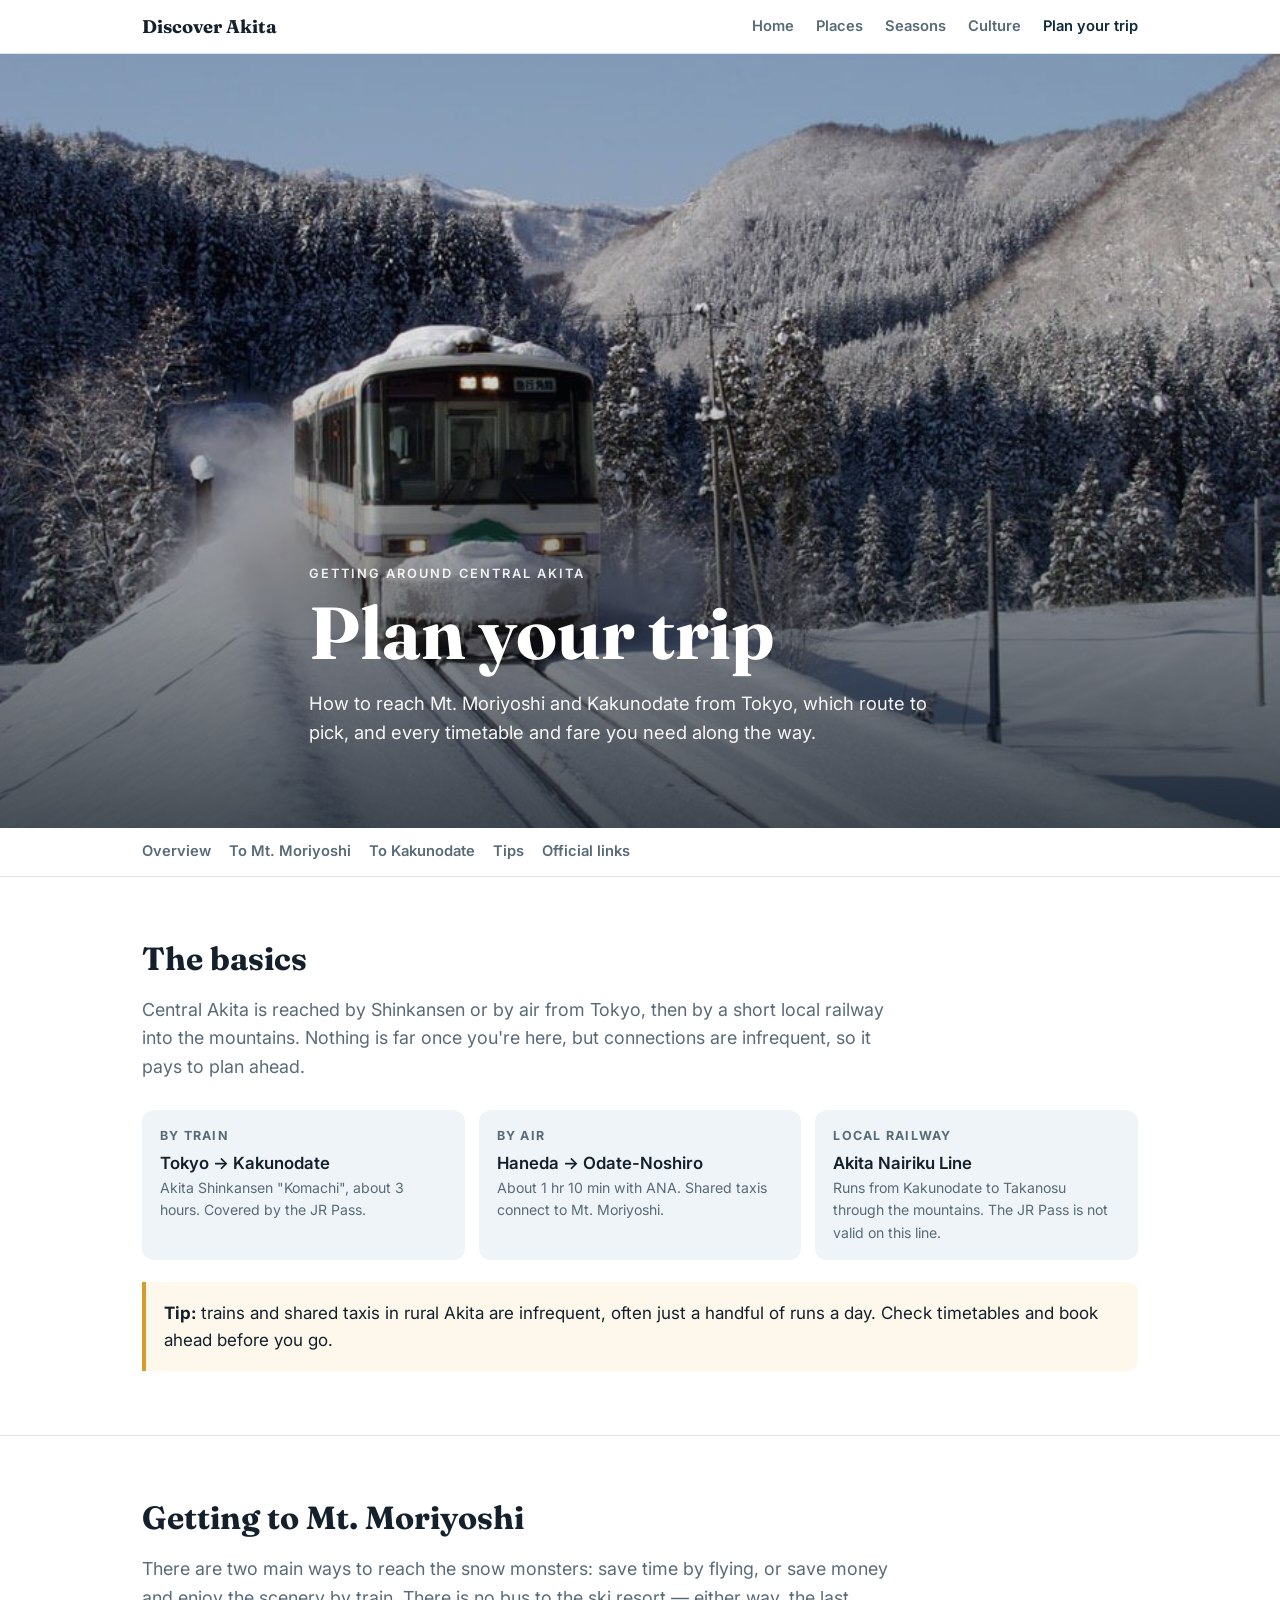
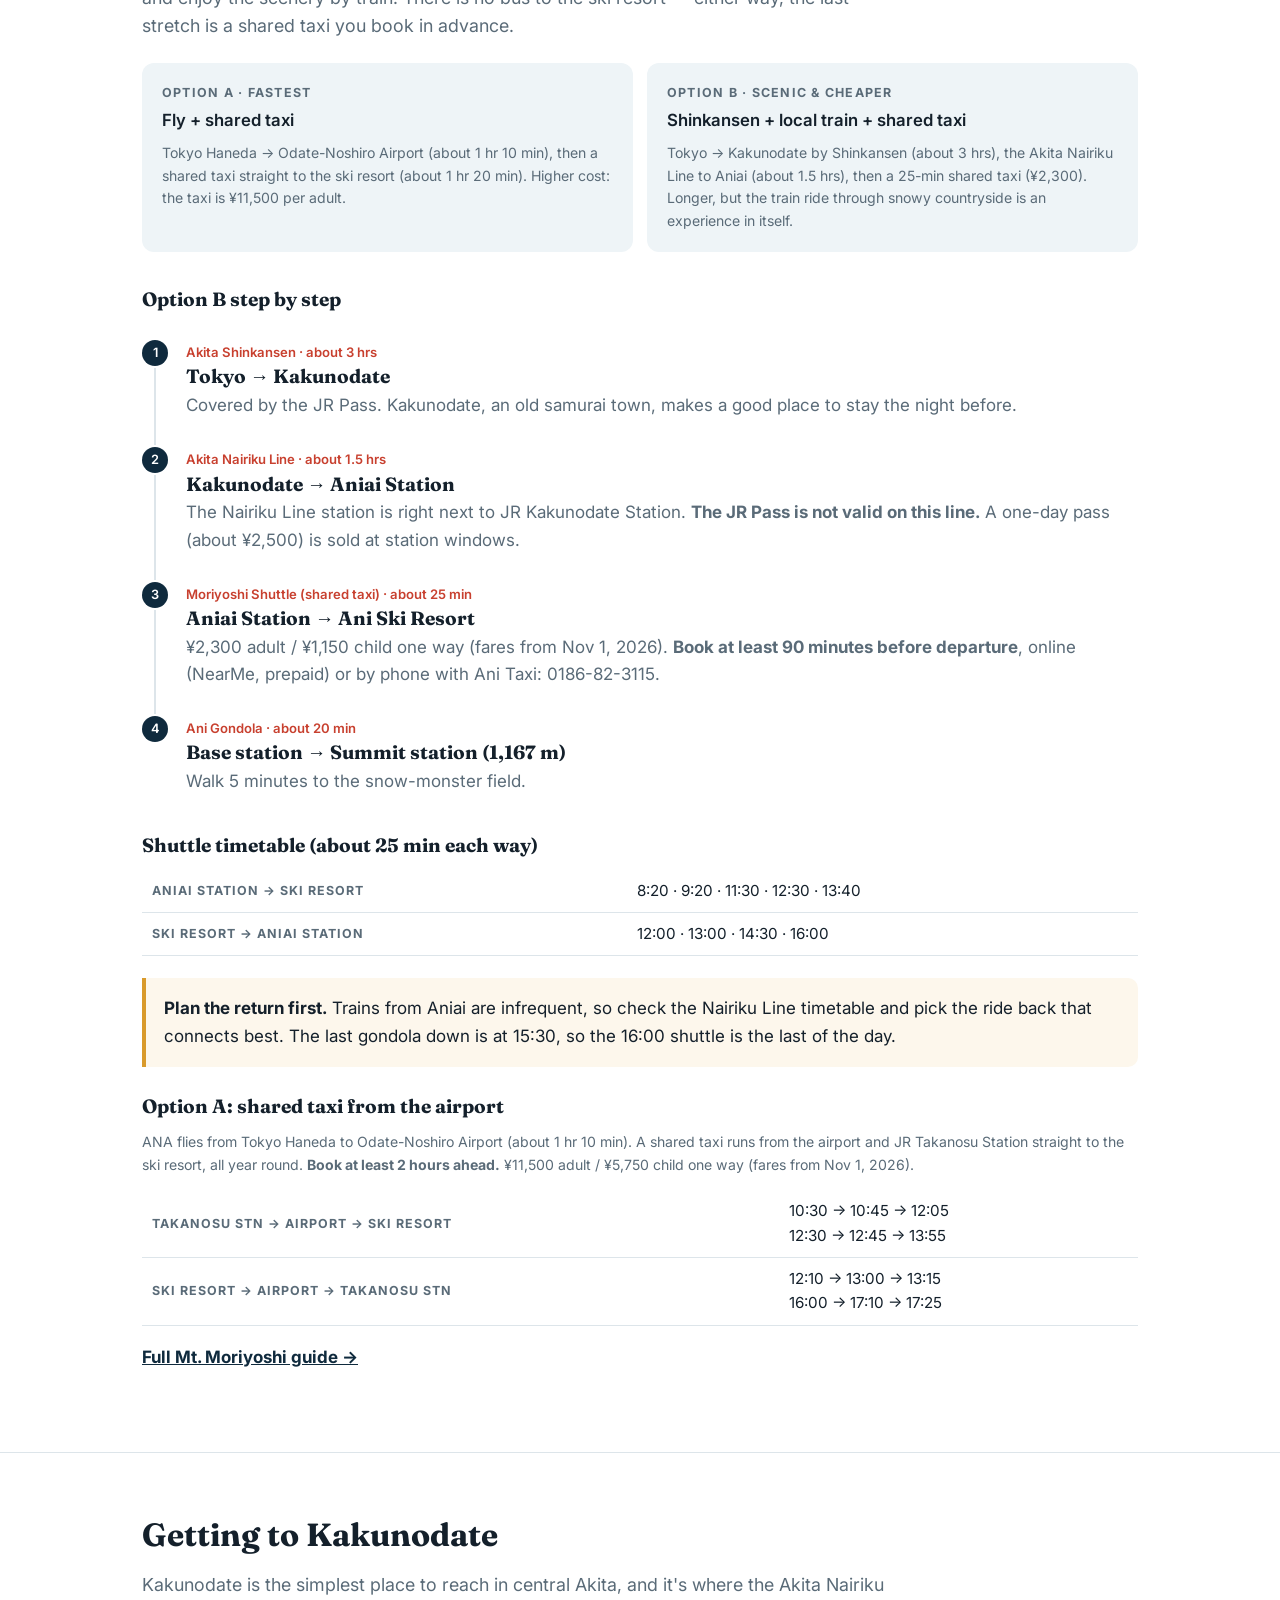
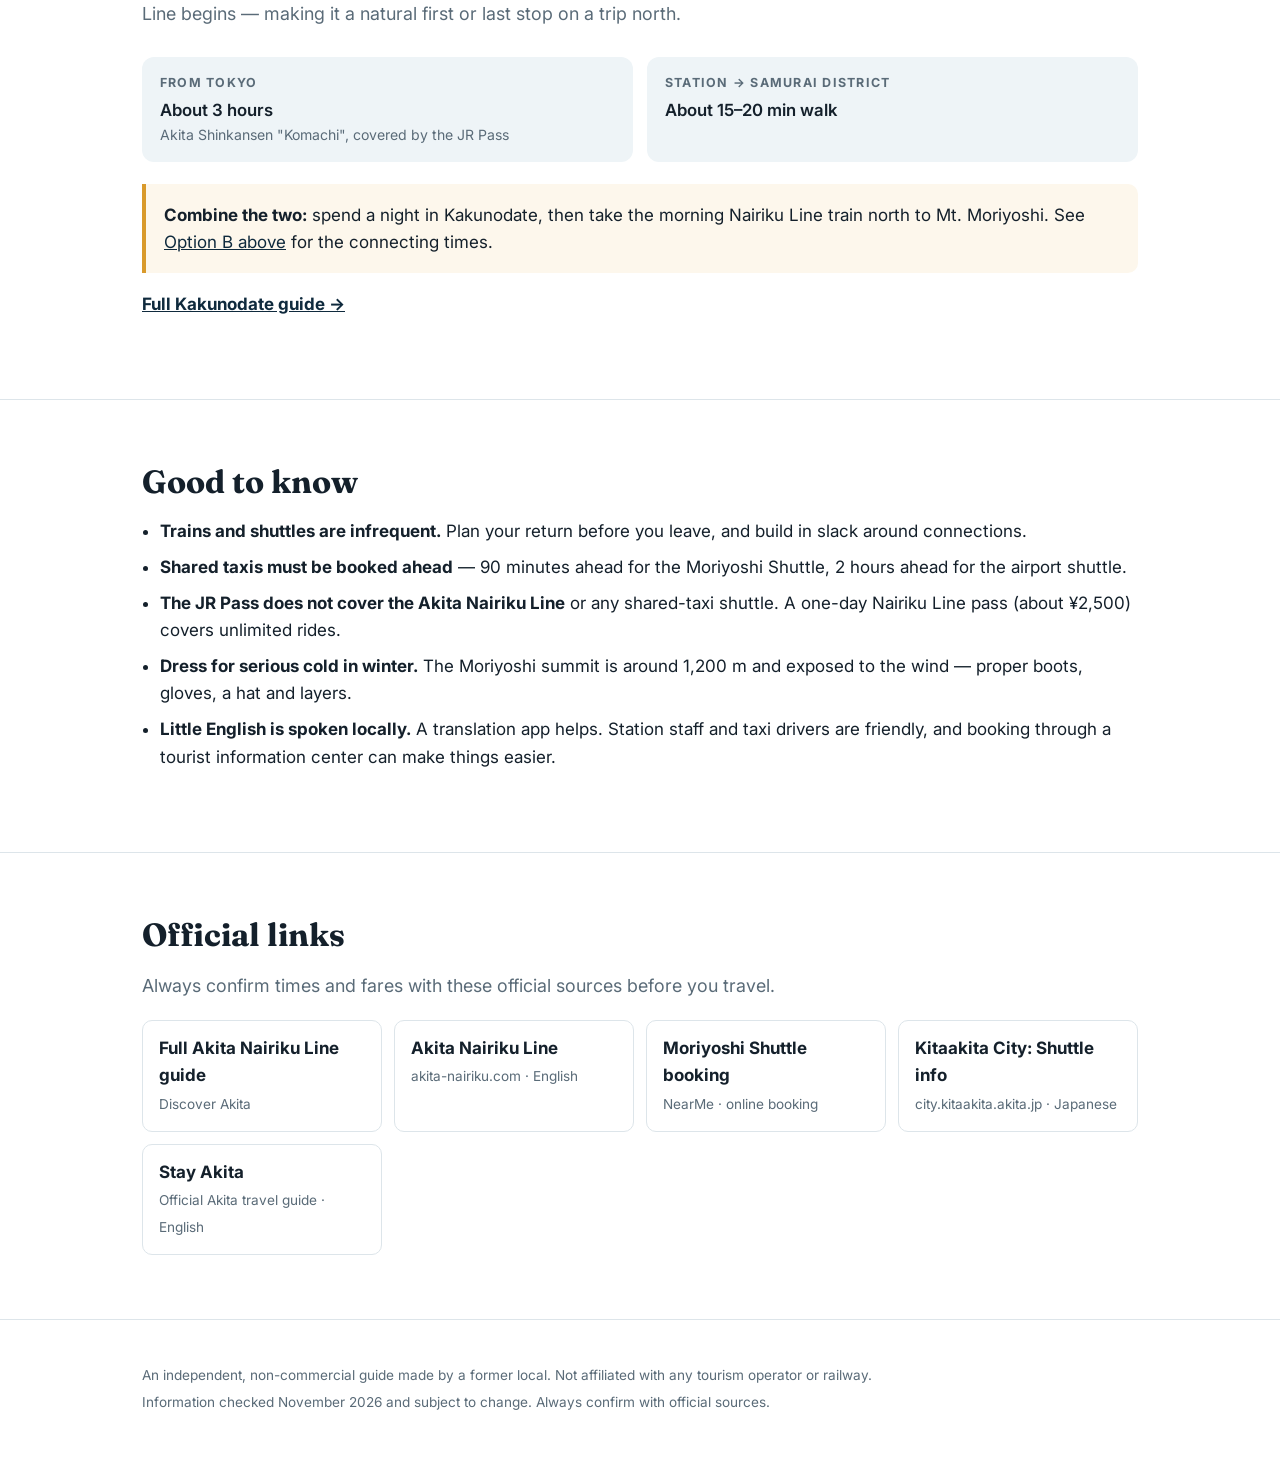
<file: plan.html>
<!DOCTYPE html>
<html lang="en">
<head>
<meta charset="utf-8">
<meta name="viewport" content="width=device-width, initial-scale=1">
<title>Plan Your Trip — Discover Akita</title>
<meta name="description" content="How to reach central Akita from Tokyo: trains, flights, the Akita Nairiku Line, shared-taxi shuttles and timetables for Mt. Moriyoshi and Kakunodate.">
<link href="https://fonts.googleapis.com/css2?family=Fraunces:opsz,wght@9..144,500;9..144,700&family=Inter:wght@400;500;600&display=swap" rel="stylesheet">
<link rel="stylesheet" href="style.css">
</head>
<body>

<div class="site-bar"><div class="wrap">
  <a class="brand" href="index.html">Discover Akita</a>
  <a class="nav" href="index.html">Home</a>
  <a class="nav" href="index.html#places">Places</a>
  <a class="nav" href="index.html#seasons">Seasons</a>
  <a class="nav" href="crafts.html">Culture</a>
  <a class="nav on" href="plan.html">Plan your trip</a>
</div></div>

<header class="hero" style="background-image:url('img/r21.jpg')">
  <div class="wrap">
    <div class="kicker">Getting around central Akita</div>
    <h1>Plan your trip</h1>
    <p>How to reach Mt. Moriyoshi and Kakunodate from Tokyo, which route to pick, and every timetable and fare you need along the way.</p>
  </div>
</header>

<nav class="jump"><div class="wrap">
  <a href="#overview">Overview</a><a href="#moriyoshi">To Mt. Moriyoshi</a><a href="#kakunodate">To Kakunodate</a><a href="#tips">Tips</a><a href="#links">Official links</a>
</div></nav>

<main>
<section id="overview"><div class="wrap">
  <h2>The basics</h2>
  <p class="lead">Central Akita is reached by Shinkansen or by air from Tokyo, then by a short local railway into the mountains. Nothing is far once you're here, but connections are infrequent, so it pays to plan ahead.</p>
  <div class="facts">
    <div class="fact"><b>By train</b><span>Tokyo → Kakunodate</span><div class="note">Akita Shinkansen "Komachi", about 3 hours. Covered by the JR Pass.</div></div>
    <div class="fact"><b>By air</b><span>Haneda → Odate-Noshiro</span><div class="note">About 1 hr 10 min with ANA. Shared taxis connect to Mt. Moriyoshi.</div></div>
    <div class="fact"><b>Local railway</b><span>Akita Nairiku Line</span><div class="note">Runs from Kakunodate to Takanosu through the mountains. The JR Pass is not valid on this line.</div></div>
  </div>
  <div class="callout"><p><b>Tip:</b> trains and shared taxis in rural Akita are infrequent, often just a handful of runs a day. Check timetables and book ahead before you go.</p></div>
</div></section>

<section id="moriyoshi"><div class="wrap">
  <h2>Getting to Mt. Moriyoshi</h2>
  <p class="lead">There are two main ways to reach the snow monsters: save time by flying, or save money and enjoy the scenery by train. There is no bus to the ski resort — either way, the last stretch is a shared taxi you book in advance.</p>
  <div class="duo" style="margin-top:22px">
    <div class="fact" style="padding:20px"><b>Option A · Fastest</b><span>Fly + shared taxi</span>
      <p class="note" style="margin:.5rem 0 0">Tokyo Haneda → Odate-Noshiro Airport (about 1 hr 10 min), then a shared taxi straight to the ski resort (about 1 hr 20 min). Higher cost: the taxi is ¥11,500 per adult.</p></div>
    <div class="fact" style="padding:20px"><b>Option B · Scenic &amp; cheaper</b><span>Shinkansen + local train + shared taxi</span>
      <p class="note" style="margin:.5rem 0 0">Tokyo → Kakunodate by Shinkansen (about 3 hrs), the Akita Nairiku Line to Aniai (about 1.5 hrs), then a 25-min shared taxi (¥2,300). Longer, but the train ride through snowy countryside is an experience in itself.</p></div>
  </div>

  <h3 style="margin-top:36px">Option B step by step</h3>
  <ol class="route">
    <li><span class="dot">1</span><span class="leg">Akita Shinkansen · about 3 hrs</span><h3>Tokyo → Kakunodate</h3><p>Covered by the JR Pass. Kakunodate, an old samurai town, makes a good place to stay the night before.</p></li>
    <li><span class="dot">2</span><span class="leg">Akita Nairiku Line · about 1.5 hrs</span><h3>Kakunodate → Aniai Station</h3><p>The Nairiku Line station is right next to JR Kakunodate Station. <b>The JR Pass is not valid on this line.</b> A one-day pass (about ¥2,500) is sold at station windows.</p></li>
    <li><span class="dot">3</span><span class="leg">Moriyoshi Shuttle (shared taxi) · about 25 min</span><h3>Aniai Station → Ani Ski Resort</h3><p>¥2,300 adult / ¥1,150 child one way (fares from Nov 1, 2026). <b>Book at least 90 minutes before departure</b>, online (NearMe, prepaid) or by phone with Ani Taxi: 0186-82-3115.</p></li>
    <li><span class="dot">4</span><span class="leg">Ani Gondola · about 20 min</span><h3>Base station → Summit station (1,167 m)</h3><p>Walk 5 minutes to the snow-monster field.</p></li>
  </ol>

  <h3 style="margin-top:12px">Shuttle timetable (about 25 min each way)</h3>
  <table>
    <tr><th>Aniai Station → Ski resort</th><td>8:20 · 9:20 · 11:30 · 12:30 · 13:40</td></tr>
    <tr><th>Ski resort → Aniai Station</th><td>12:00 · 13:00 · 14:30 · 16:00</td></tr>
  </table>
  <div class="callout">
    <p><b>Plan the return first.</b> Trains from Aniai are infrequent, so check the Nairiku Line timetable and pick the ride back that connects best. The last gondola down is at 15:30, so the 16:00 shuttle is the last of the day.</p>
  </div>

  <h3 style="margin-top:28px">Option A: shared taxi from the airport</h3>
  <p class="note">ANA flies from Tokyo Haneda to Odate-Noshiro Airport (about 1 hr 10 min). A shared taxi runs from the airport and JR Takanosu Station straight to the ski resort, all year round. <b>Book at least 2 hours ahead.</b> ¥11,500 adult / ¥5,750 child one way (fares from Nov 1, 2026).</p>
  <table>
    <tr><th>Takanosu Stn → Airport → Ski resort</th><td>10:30 → 10:45 → 12:05<br>12:30 → 12:45 → 13:55</td></tr>
    <tr><th>Ski resort → Airport → Takanosu Stn</th><td>12:10 → 13:00 → 13:15<br>16:00 → 17:10 → 17:25</td></tr>
  </table>
  <p style="margin-top:18px"><a href="moriyoshi.html"><b>Full Mt. Moriyoshi guide →</b></a></p>
</div></section>

<section id="kakunodate"><div class="wrap">
  <h2>Getting to Kakunodate</h2>
  <p class="lead">Kakunodate is the simplest place to reach in central Akita, and it's where the Akita Nairiku Line begins — making it a natural first or last stop on a trip north.</p>
  <div class="facts">
    <div class="fact"><b>From Tokyo</b><span>About 3 hours</span><div class="note">Akita Shinkansen "Komachi", covered by the JR Pass</div></div>
    <div class="fact"><b>Station → samurai district</b><span>About 15–20 min walk</span></div>
  </div>
  <div class="callout"><p><b>Combine the two:</b> spend a night in Kakunodate, then take the morning Nairiku Line train north to Mt. Moriyoshi. See <a href="#moriyoshi">Option B above</a> for the connecting times.</p></div>
  <p style="margin-top:18px"><a href="kakunodate.html"><b>Full Kakunodate guide →</b></a></p>
</div></section>

<section id="tips"><div class="wrap">
  <h2>Good to know</h2>
  <ul class="tips">
    <li><b>Trains and shuttles are infrequent.</b> Plan your return before you leave, and build in slack around connections.</li>
    <li><b>Shared taxis must be booked ahead</b> — 90 minutes ahead for the Moriyoshi Shuttle, 2 hours ahead for the airport shuttle.</li>
    <li><b>The JR Pass does not cover the Akita Nairiku Line</b> or any shared-taxi shuttle. A one-day Nairiku Line pass (about ¥2,500) covers unlimited rides.</li>
    <li><b>Dress for serious cold in winter.</b> The Moriyoshi summit is around 1,200 m and exposed to the wind — proper boots, gloves, a hat and layers.</li>
    <li><b>Little English is spoken locally.</b> A translation app helps. Station staff and taxi drivers are friendly, and booking through a tourist information center can make things easier.</li>
  </ul>
</div></section>

<section id="links"><div class="wrap">
  <h2>Official links</h2>
  <p class="lead">Always confirm times and fares with these official sources before you travel.</p>
  <div class="links">
    <a href="nairiku.html"><b>Full Akita Nairiku Line guide</b><span>Discover Akita</span></a>
    <a href="https://www.akita-nairiku.com/en/"><b>Akita Nairiku Line</b><span>akita-nairiku.com · English</span></a>
    <a href="https://app.nearme.jp/town-shuttle/poc-kitaakita/"><b>Moriyoshi Shuttle booking</b><span>NearMe · online booking</span></a>
    <a href="https://www.city.kitaakita.akita.jp/archive/contents-6573"><b>Kitaakita City: Shuttle info</b><span>city.kitaakita.akita.jp · Japanese</span></a>
    <a href="https://stayakita.com/"><b>Stay Akita</b><span>Official Akita travel guide · English</span></a>
  </div>
</div></section>
</main>

<footer><div class="wrap">
  <p>An independent, non-commercial guide made by a former local. Not affiliated with any tourism operator or railway.</p>
  <p>Information checked November 2026 and subject to change. Always confirm with official sources.</p>
</div></footer>
</body>
</html>
</file>
<file: style.css>
:root{--ink:#14202b;--muted:#5a6b78;--line:#dde5ea;--ice:#eef4f7;--deep:#0f2a3d;--accent:#c8402f;--gold:#d99a2b}
*{box-sizing:border-box}
body{margin:0;font-family:Inter,system-ui,sans-serif;color:var(--ink);background:#fff;line-height:1.6;font-size:17px}
img{display:block;max-width:100%}
a{color:var(--deep)}
.wrap{max-width:1040px;margin:0 auto;padding:0 22px}
h1,h2,h3{font-family:Fraunces,Georgia,serif;line-height:1.15;margin:0}
h2{font-size:2rem;margin-bottom:.6rem}
h3{font-size:1.2rem;margin-bottom:.3rem}
.site-bar{position:sticky;top:0;z-index:10;background:rgba(255,255,255,.96);backdrop-filter:blur(6px);border-bottom:1px solid var(--line)}
.site-bar .wrap{display:flex;align-items:center;gap:22px;padding-top:12px;padding-bottom:12px;overflow-x:auto;white-space:nowrap}
.site-bar .brand{font-family:Fraunces,Georgia,serif;font-weight:700;font-size:1.15rem;text-decoration:none;color:var(--ink);margin-right:auto}
.site-bar a.nav{text-decoration:none;font-weight:600;font-size:.92rem;color:var(--muted)}
.site-bar a.nav:hover,.site-bar a.nav.on{color:var(--deep)}
.soon{font-size:.72rem;font-weight:600;color:var(--gold);margin-left:4px}
.hero{position:relative;min-height:86vh;display:flex;align-items:flex-end;color:#fff;background:#223 center/cover no-repeat}
.hero::after{content:"";position:absolute;inset:0;background:linear-gradient(180deg,rgba(10,20,30,.1) 35%,rgba(10,20,30,.75))}
.hero .wrap{position:relative;z-index:1;padding-bottom:9vh}
.kicker{text-transform:uppercase;letter-spacing:.16em;font-size:.8rem;font-weight:600;opacity:.9}
.hero h1{font-size:clamp(2.4rem,7vw,4.6rem);margin:.4rem 0 .8rem}
.hero p{font-size:1.15rem;max-width:36em;margin:0;opacity:.95}
section{padding:64px 0;border-bottom:1px solid var(--line)}
.lead{font-size:1.12rem;color:var(--muted);max-width:42em}
.seasons{display:grid;grid-template-columns:repeat(auto-fit,minmax(220px,1fr));gap:16px;margin-top:28px}
.card{position:relative;display:block;border-radius:14px;overflow:hidden;aspect-ratio:3/4;color:#fff;text-decoration:none;background:#223 center/cover no-repeat}
.card::after{content:"";position:absolute;inset:0;background:linear-gradient(180deg,rgba(0,0,0,0) 30%,rgba(0,0,0,.55) 60%,rgba(0,0,0,.85))}
.card .txt{position:absolute;left:18px;right:18px;bottom:18px;z-index:1}
.card .season{font-size:.78rem;font-weight:600;letter-spacing:.14em;text-transform:uppercase;opacity:.9}
.card h3{font-size:1.45rem;margin:.2rem 0 .3rem;color:#fff}
.card p{margin:0;font-size:.92rem;opacity:.92;line-height:1.45}
.card .tag{display:inline-block;margin-top:10px;font-size:.78rem;font-weight:600;background:rgba(255,255,255,.2);padding:3px 10px;border-radius:99px}
.places{display:grid;gap:18px;margin-top:28px}
.place{display:grid;grid-template-columns:1.1fr 1fr;gap:0;border:1px solid var(--line);border-radius:14px;overflow:hidden;text-decoration:none;color:var(--ink)}
.place img{width:100%;height:100%;min-height:240px;object-fit:cover}
.place .body{padding:24px 26px}
.place .tag{font-size:.78rem;font-weight:600;color:var(--accent);text-transform:uppercase;letter-spacing:.08em}
.place p{color:var(--muted);margin:.4rem 0 .8rem}
.place .more{font-weight:600;color:var(--deep)}
.facts{display:grid;grid-template-columns:repeat(auto-fit,minmax(200px,1fr));gap:14px;margin-top:28px}
.fact{background:var(--ice);border-radius:12px;padding:16px 18px}
.fact b{display:block;font-size:.78rem;text-transform:uppercase;letter-spacing:.1em;color:var(--muted);margin-bottom:4px}
.fact span{font-weight:600;font-size:1.05rem}
.note{font-size:.88rem;color:var(--muted)}
.callout{border-left:4px solid var(--gold);background:#fdf7ec;padding:14px 18px;border-radius:0 10px 10px 0;margin-top:22px}
.callout p{margin:.2rem 0}
footer{padding:40px 0 60px;font-size:.85rem;color:var(--muted)}
footer p{margin:.3rem 0}
@media(max-width:700px){.place{grid-template-columns:1fr}.place img{min-height:200px}h2{font-size:1.7rem}section{padding:48px 0}}
nav.jump{position:sticky;top:0;z-index:5;background:rgba(255,255,255,.95);backdrop-filter:blur(6px);border-bottom:1px solid var(--line)}
nav.jump .wrap{display:flex;gap:18px;overflow-x:auto;padding-top:12px;padding-bottom:12px;white-space:nowrap}
nav.jump a{text-decoration:none;font-weight:600;font-size:.92rem;color:var(--muted)}
nav.jump a:hover{color:var(--deep)}
.duo{display:grid;grid-template-columns:1fr 1fr;gap:14px;margin-top:26px}
.duo img,.wide{border-radius:12px;width:100%;height:100%;object-fit:cover}
.wide{margin-top:26px;max-height:420px}
.stays{display:grid;gap:16px;margin-top:24px}
.stay{border:1px solid var(--line);border-radius:12px;padding:18px 20px}
.stay .tag{font-size:.78rem;font-weight:600;color:var(--accent);text-transform:uppercase;letter-spacing:.08em}
.stay p{margin:.35rem 0 0;color:var(--muted)}
ul.tips{padding-left:1.1rem}
ul.tips li{margin-bottom:.55rem}
.links{display:grid;grid-template-columns:repeat(auto-fit,minmax(240px,1fr));gap:12px;margin-top:20px}
.links a{display:block;border:1px solid var(--line);border-radius:10px;padding:14px 16px;text-decoration:none}
.links a b{display:block;color:var(--ink)}
.links a span{font-size:.85rem;color:var(--muted)}
.cap{font-size:.85rem;color:var(--muted);margin-top:6px}
@media(max-width:600px){.duo{grid-template-columns:1fr}}
table{width:100%;border-collapse:collapse;margin-top:14px;font-size:.95rem}
th,td{text-align:left;padding:9px 10px;border-bottom:1px solid var(--line)}
th{font-size:.78rem;text-transform:uppercase;letter-spacing:.08em;color:var(--muted)}
.route{list-style:none;padding:0;margin:28px 0 0;position:relative}
.route li{position:relative;padding:0 0 26px 44px}
.route li::before{content:"";position:absolute;left:12px;top:30px;bottom:0;width:2px;background:var(--line)}
.route li:last-child::before{display:none}
.route .dot{position:absolute;left:0;top:2px;width:26px;height:26px;border-radius:50%;background:var(--deep);color:#fff;font-size:.8rem;font-weight:600;display:flex;align-items:center;justify-content:center}
.route .leg{display:inline-block;font-size:.82rem;font-weight:600;color:var(--accent);margin-bottom:2px}
.route p{margin:.2rem 0 0;color:var(--muted)}
.craft{display:grid;grid-template-columns:1fr 1fr;gap:28px;align-items:center;padding:36px 0;border-top:1px solid var(--line)}
.craft:first-of-type{border-top:0}
.craft.rev .pics{order:2}
.craft .pics{display:grid;grid-template-columns:1fr 1fr;gap:10px}
.craft .pics img{border-radius:12px;width:100%;height:240px;object-fit:cover}
.craft .pics img.tall{grid-row:span 2;height:490px}
.craft .where{font-size:.8rem;font-weight:600;color:var(--accent);text-transform:uppercase;letter-spacing:.08em}
.craft h3{font-size:1.6rem;margin:.2rem 0 .5rem}
.craft p{color:var(--muted);margin:.4rem 0}
.craft .try{margin-top:10px;font-size:.92rem;background:var(--ice);border-radius:10px;padding:10px 14px}
@media(max-width:760px){.craft{grid-template-columns:1fr}.craft.rev .pics{order:0}.craft .pics img.tall{height:300px}}
</file>
